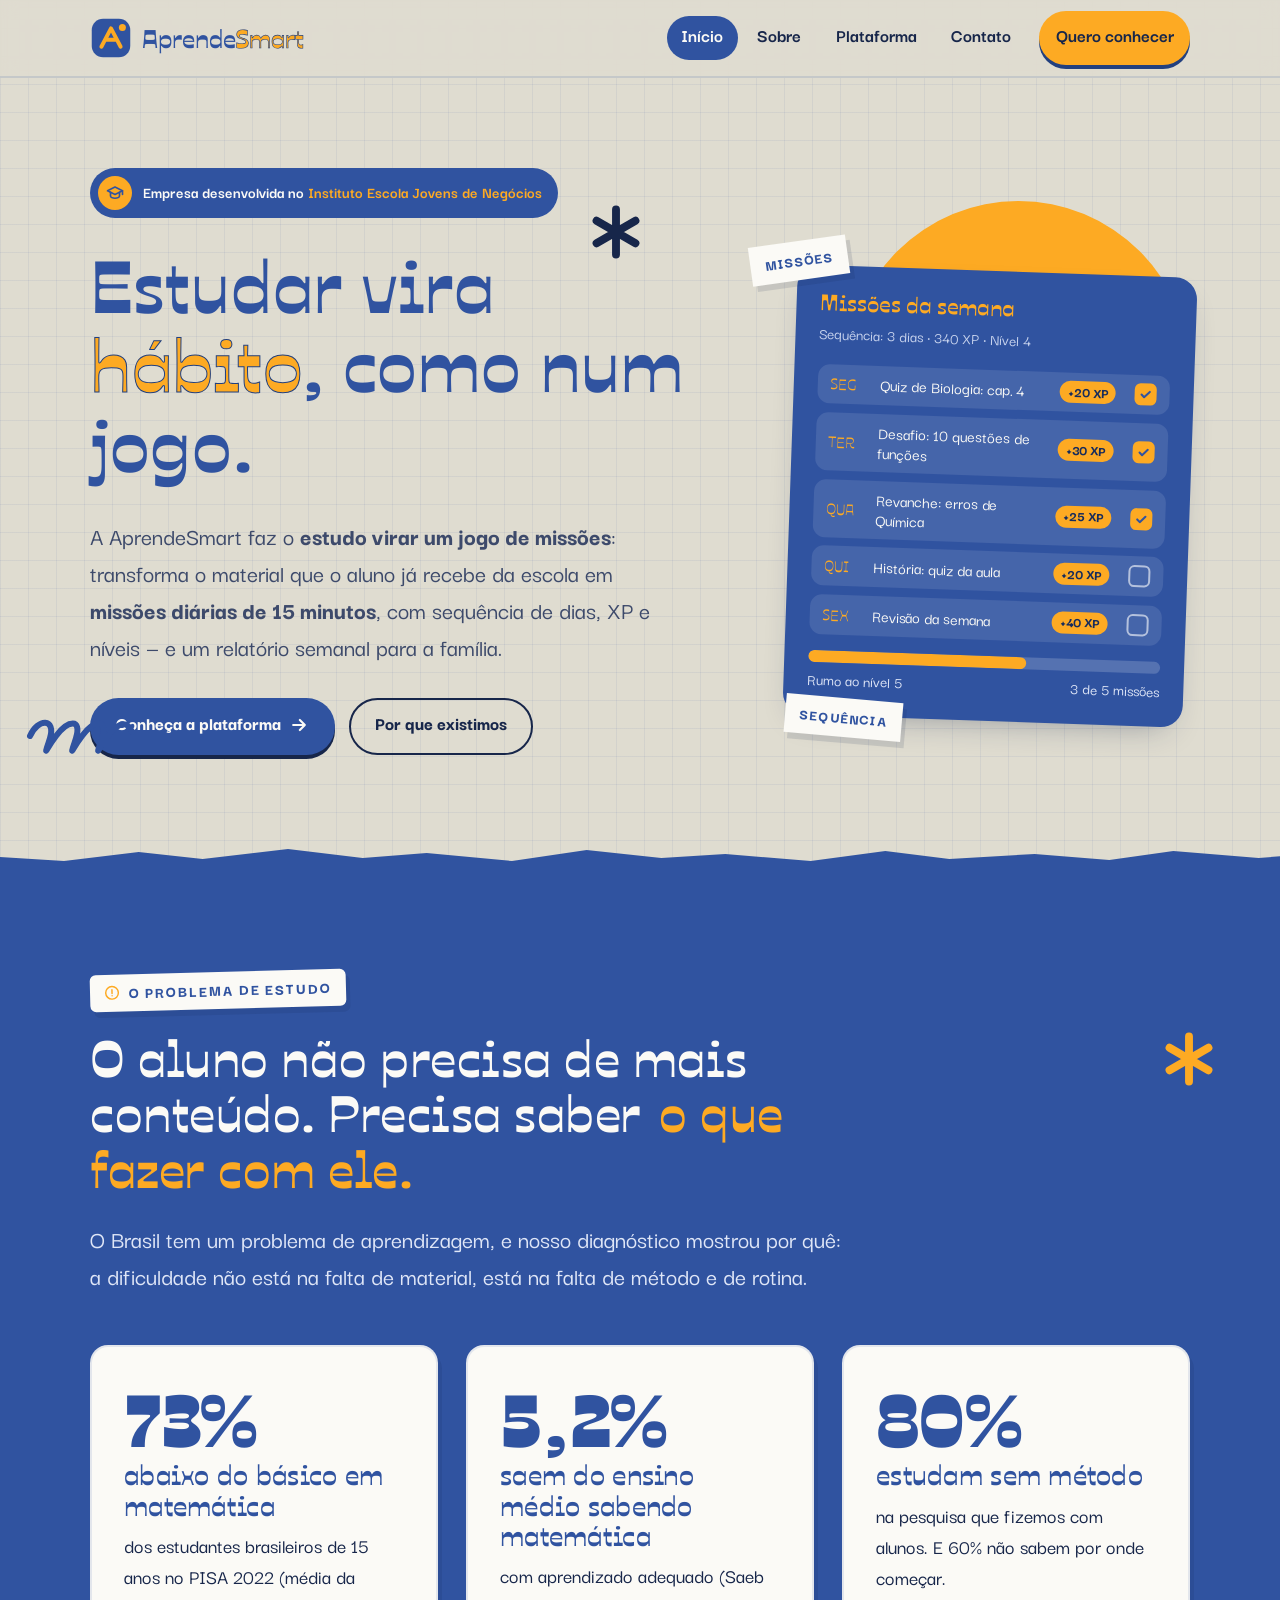
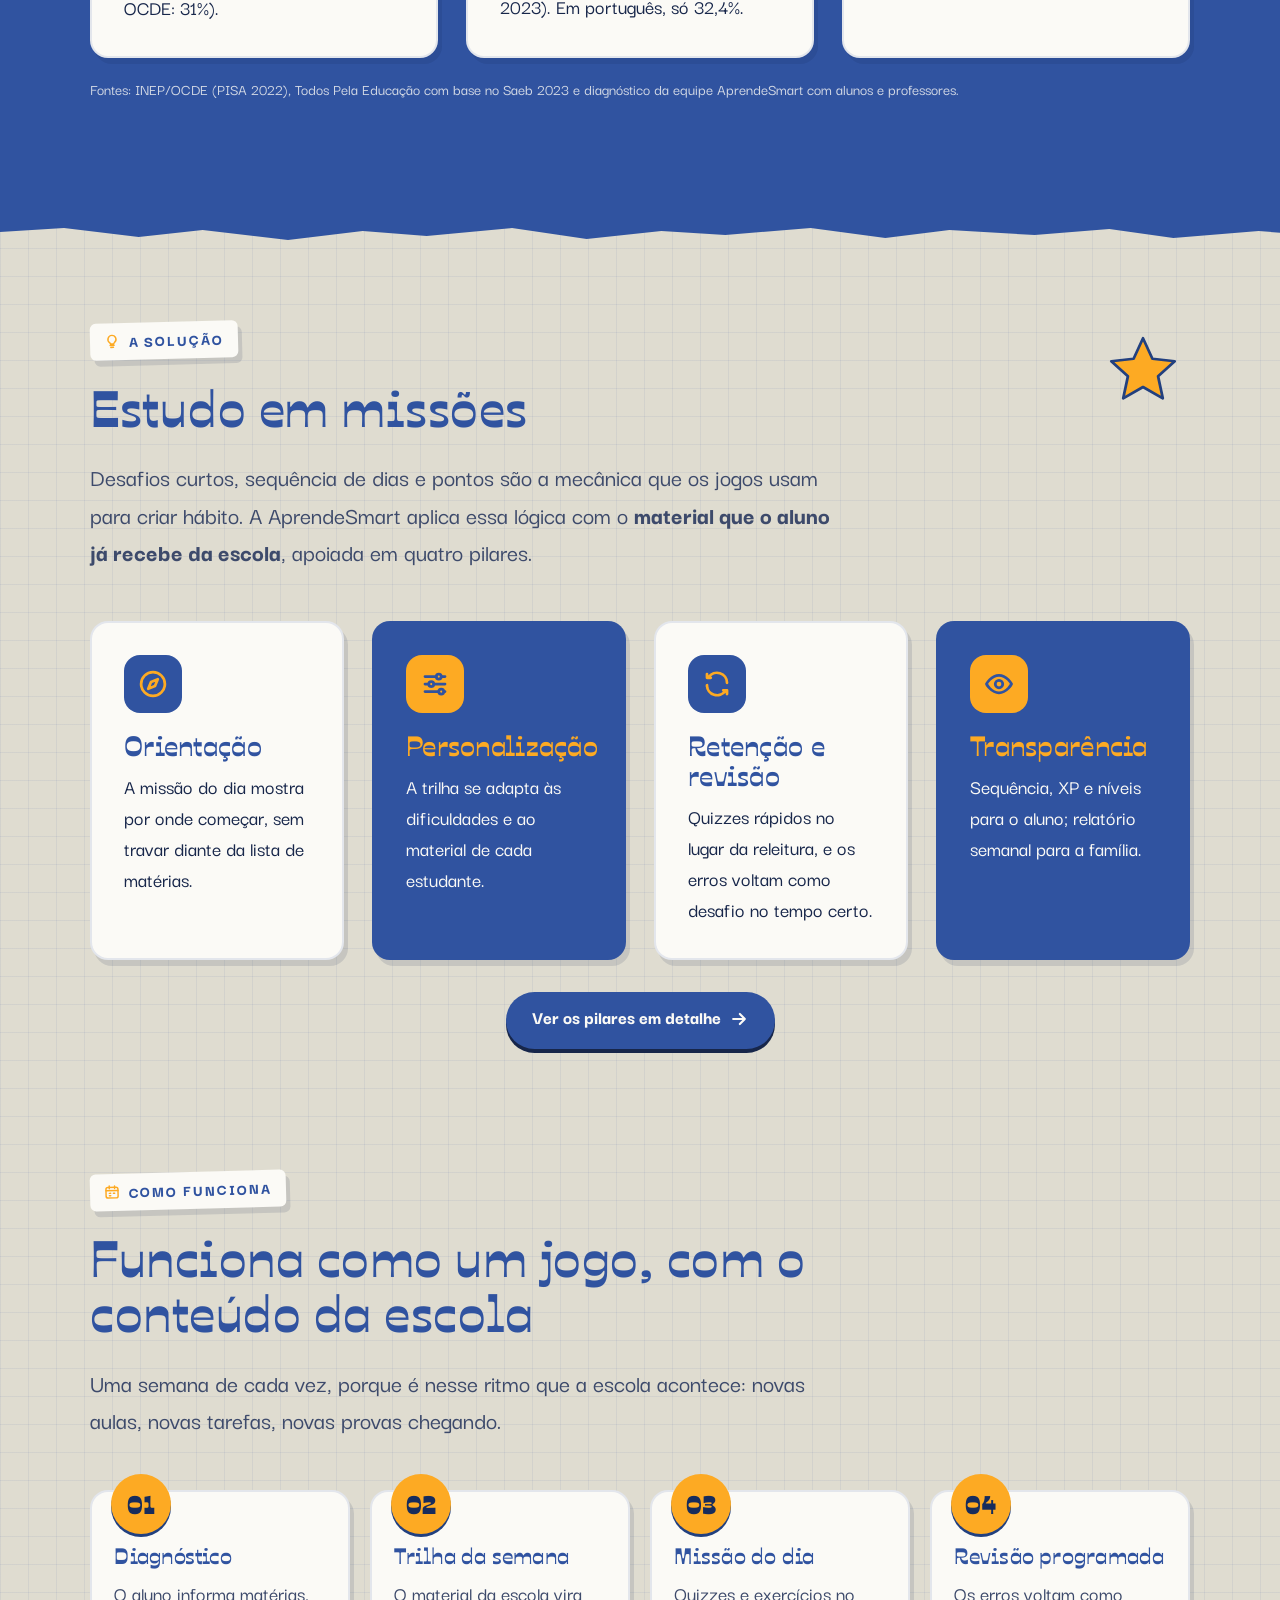
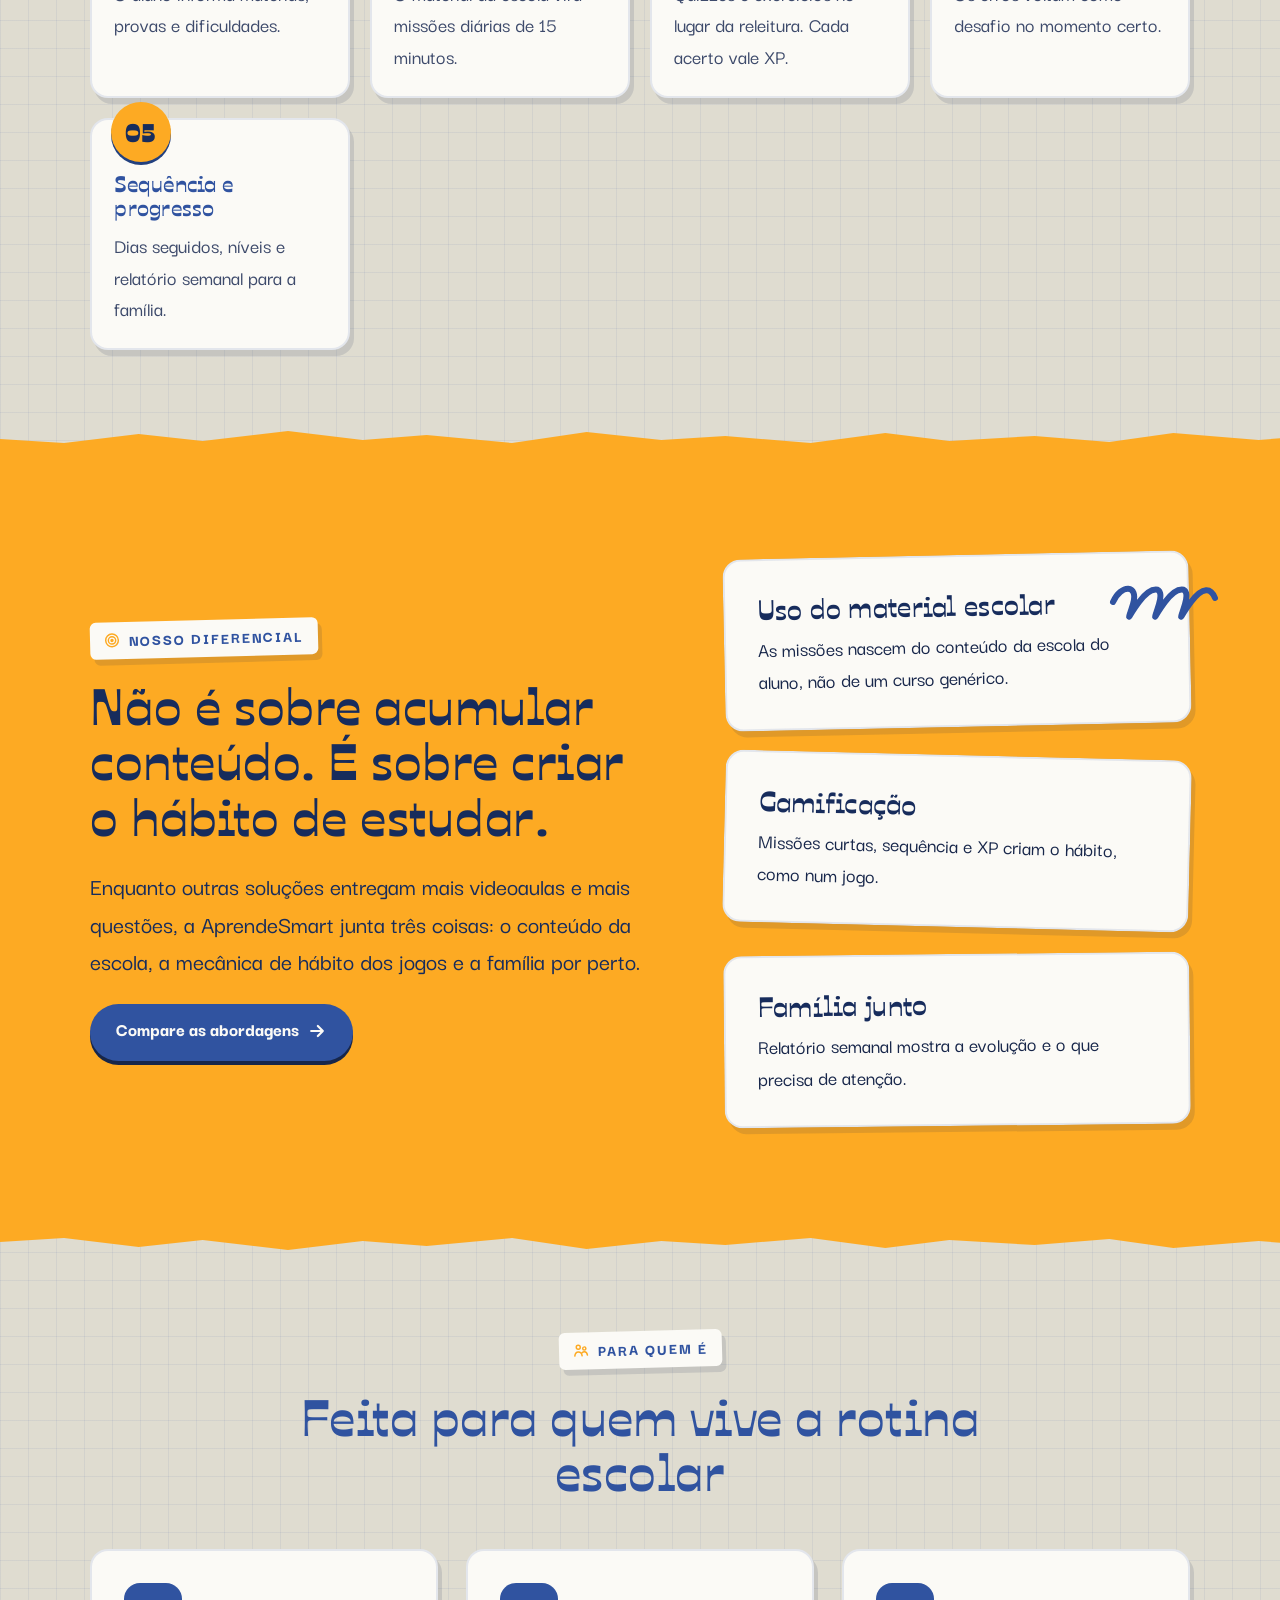
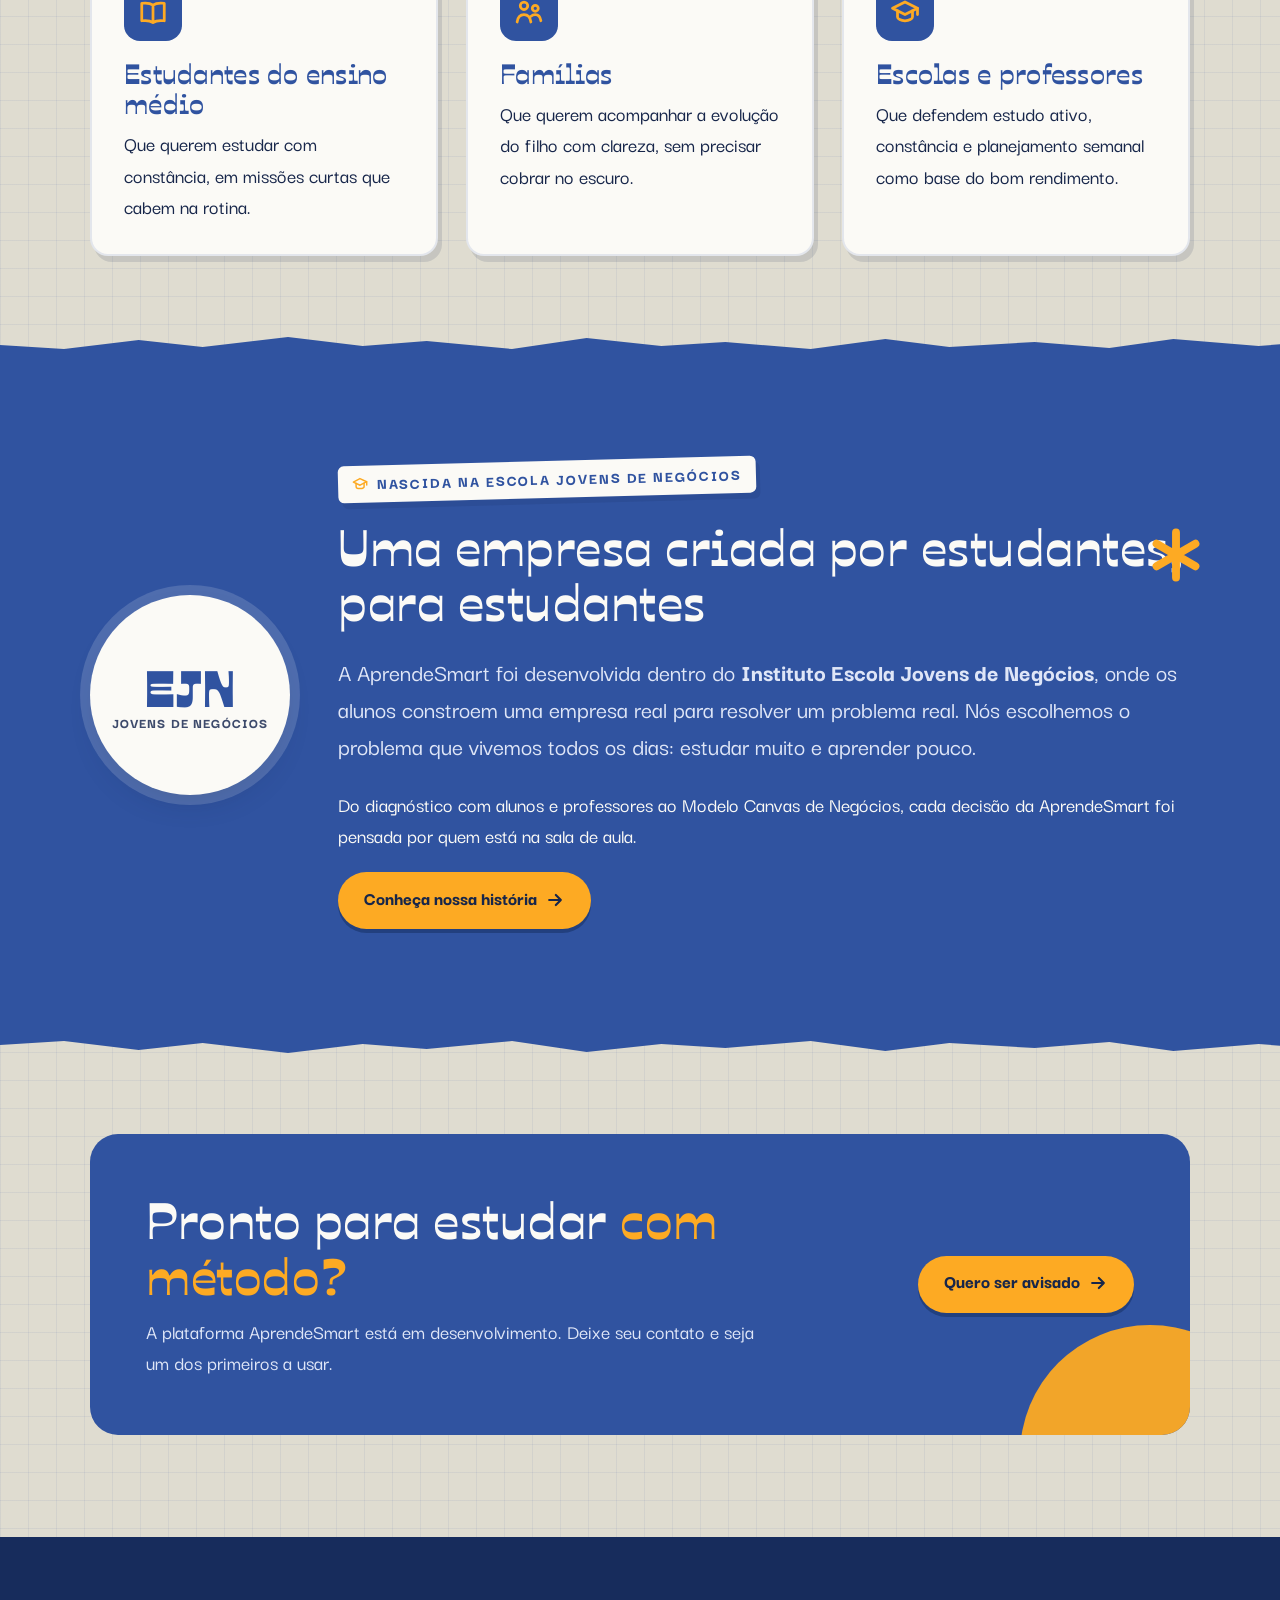
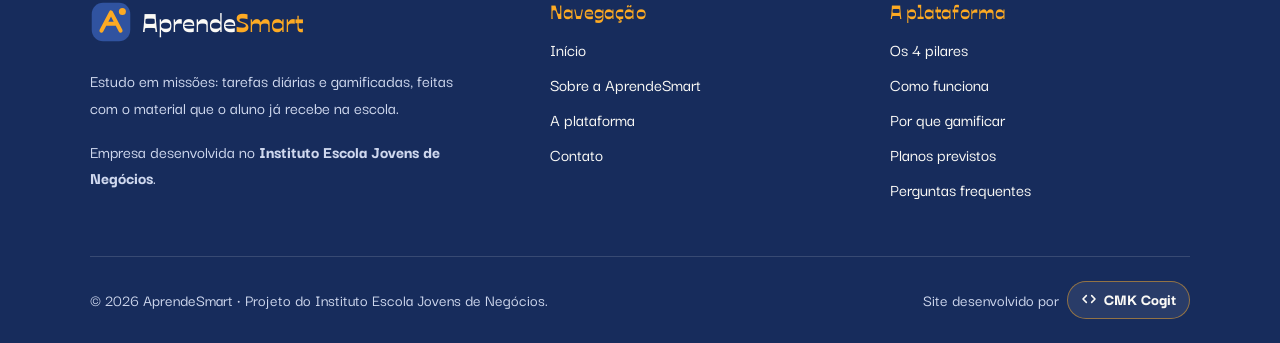
<file: index.html>
<!doctype html>
<html lang="pt-BR" class="no-js">
<head>
  <meta charset="utf-8">
  <meta name="viewport" content="width=device-width, initial-scale=1">
  <title>AprendeSmart | Estudo em missões para o ensino médio</title>
  <meta name="description" content="A AprendeSmart transforma o material da escola em missões diárias gamificadas, com sequência, XP e níveis, para estudantes do ensino médio criarem o hábito de estudar.">
  <meta name="keywords" content="AprendeSmart, rotina de estudos, estudo gamificado, gamificação, missões diárias, organização de estudos, método de estudo, ensino médio, acompanhamento semanal, revisão, estudo ativo, Escola Jovens de Negócios">
  <meta name="author" content="AprendeSmart">
  <meta name="robots" content="index, follow, max-image-preview:large">
  <meta name="theme-color" content="#3053a0">
  <link rel="canonical" href="https://aprendesmart.cmkcogit.com.br/">

  <!-- Open Graph / redes sociais -->
  <meta property="og:type" content="website">
  <meta property="og:locale" content="pt_BR">
  <meta property="og:site_name" content="AprendeSmart">
  <meta property="og:title" content="AprendeSmart | Estudo em missões para o ensino médio">
  <meta property="og:description" content="A AprendeSmart transforma o material da escola em missões diárias gamificadas, com sequência, XP e níveis, para estudantes do ensino médio criarem o hábito de estudar.">
  <meta property="og:url" content="https://aprendesmart.cmkcogit.com.br/">
  <meta property="og:image" content="https://aprendesmart.cmkcogit.com.br/assets/img/og-aprendesmart.png">
  <meta property="og:image:width" content="1200">
  <meta property="og:image:height" content="630">
  <meta property="og:image:alt" content="AprendeSmart — plataforma de acompanhamento semanal de estudos">
  <meta name="twitter:card" content="summary_large_image">
  <meta name="twitter:title" content="AprendeSmart | Estudo em missões para o ensino médio">
  <meta name="twitter:description" content="A AprendeSmart transforma o material da escola em missões diárias gamificadas, com sequência, XP e níveis, para estudantes do ensino médio criarem o hábito de estudar.">
  <meta name="twitter:image" content="https://aprendesmart.cmkcogit.com.br/assets/img/og-aprendesmart.png">

  <!-- Ícones -->
  <link rel="icon" href="assets/img/favicon.svg" type="image/svg+xml">
  <link rel="icon" href="assets/img/favicon-32.png" sizes="32x32" type="image/png">
  <link rel="apple-touch-icon" href="assets/img/apple-touch-icon.png">
  <link rel="manifest" href="site.webmanifest">

  <!-- Fontes da identidade visual: Ojuju (títulos) e Darker Grotesque (textos) -->
  <link rel="preconnect" href="https://fonts.googleapis.com">
  <link rel="preconnect" href="https://fonts.gstatic.com" crossorigin>
  <link href="https://fonts.googleapis.com/css2?family=Darker+Grotesque:wght@400;500;700;800;900&family=Ojuju:wght@400;700;800&display=swap" rel="stylesheet">
  <link rel="stylesheet" href="assets/css/style.css">

  <!-- Dados estruturados (Schema.org) -->
  <script type="application/ld+json">
{
  "@context": "https://schema.org",
  "@type": "Organization",
  "@id": "https://aprendesmart.cmkcogit.com.br/#organizacao",
  "name": "AprendeSmart",
  "url": "https://aprendesmart.cmkcogit.com.br/",
  "logo": "https://aprendesmart.cmkcogit.com.br/assets/img/apple-touch-icon.png",
  "description": "Plataforma gamificada que transforma o material escolar em missões diárias para estudantes do ensino médio criarem o hábito de estudar, com acompanhamento da família.",
  "parentOrganization": {
    "@type": "EducationalOrganization",
    "name": "Instituto Escola Jovens de Negócios"
  },
  "founder": [
    {
      "@type": "Person",
      "name": "Ana"
    },
    {
      "@type": "Person",
      "name": "Andryel Moura"
    },
    {
      "@type": "Person",
      "name": "Kaike"
    }
  ]
}
  </script>
  <script type="application/ld+json">
{
  "@context": "https://schema.org",
  "@type": "WebSite",
  "@id": "https://aprendesmart.cmkcogit.com.br/#site",
  "name": "AprendeSmart",
  "url": "https://aprendesmart.cmkcogit.com.br/",
  "inLanguage": "pt-BR",
  "publisher": {
    "@id": "https://aprendesmart.cmkcogit.com.br/#organizacao"
  }
}
  </script>
</head>
<body>
  <svg xmlns="http://www.w3.org/2000/svg" style="display:none" aria-hidden="true">
  <symbol id="i-asterisco" viewBox="0 0 48 48"><g stroke="currentColor" stroke-width="7" stroke-linecap="round"><path d="M24 4v40M6.7 14l34.6 20M6.7 34l34.6-20"/></g></symbol>
  <symbol id="i-mola" viewBox="0 0 120 50"><path d="M4 30c8-18 26-18 20 2s-6 14 6-2 26-18 20 2-6 14 6-2 26-18 20 2-6 14 6-2 20-14 24-4" fill="none" stroke="currentColor" stroke-width="6" stroke-linecap="round"/></symbol>
  <symbol id="i-estrela" viewBox="0 0 64 64"><path d="M32 3l8.6 18.7 20.4 2.3-15.2 13.8 4.3 20.1L32 47.6 13.9 57.9l4.3-20.1L3 24l20.4-2.3z" fill="currentColor" stroke="#22407f" stroke-width="2.5" stroke-linejoin="round"/></symbol>
  <symbol id="i-logo" viewBox="0 0 48 48"><rect x="2" y="2" width="44" height="44" rx="13" fill="#3053a0"/><path d="M13 34l11-21 11 21M17.5 26h13" fill="none" stroke="#fdaa23" stroke-width="4.5" stroke-linecap="round" stroke-linejoin="round"/><circle cx="37" cy="12" r="4" fill="#fdaa23"/></symbol>
  <symbol id="i-check" viewBox="0 0 24 24"><path d="M5 12.5l4.5 4.5L19 7.5" fill="none" stroke="currentColor" stroke-width="3.5" stroke-linecap="round" stroke-linejoin="round"/></symbol>
  <symbol id="i-seta" viewBox="0 0 24 24"><path d="M5 12h14M13 6l6 6-6 6" fill="none" stroke="currentColor" stroke-width="2.6" stroke-linecap="round" stroke-linejoin="round"/></symbol>
  <symbol id="i-bussola" viewBox="0 0 24 24"><g fill="none" stroke="currentColor" stroke-width="2.2" stroke-linecap="round" stroke-linejoin="round"><circle cx="12" cy="12" r="9.5"/><path d="M15.8 8.2l-2.2 5.4-5.4 2.2 2.2-5.4z"/></g></symbol>
  <symbol id="i-ajuste" viewBox="0 0 24 24"><g fill="none" stroke="currentColor" stroke-width="2.2" stroke-linecap="round"><path d="M4 6h9M17 6h3M4 12h3M11 12h9M4 18h11M19 18h1"/><circle cx="15" cy="6" r="2"/><circle cx="9" cy="12" r="2"/><circle cx="17" cy="18" r="2"/></g></symbol>
  <symbol id="i-revisao" viewBox="0 0 24 24"><g fill="none" stroke="currentColor" stroke-width="2.2" stroke-linecap="round" stroke-linejoin="round"><path d="M20 11a8 8 0 0 0-14.6-4.5M4 4v3h3M4 13a8 8 0 0 0 14.6 4.5M20 20v-3h-3"/></g></symbol>
  <symbol id="i-olho" viewBox="0 0 24 24"><g fill="none" stroke="currentColor" stroke-width="2.2" stroke-linecap="round" stroke-linejoin="round"><path d="M2 12s3.6-7 10-7 10 7 10 7-3.6 7-10 7S2 12 2 12z"/><circle cx="12" cy="12" r="3"/></g></symbol>
  <symbol id="i-calendario" viewBox="0 0 24 24"><g fill="none" stroke="currentColor" stroke-width="2.2" stroke-linecap="round" stroke-linejoin="round"><rect x="3" y="5" width="18" height="16" rx="3"/><path d="M3 10h18M8 3v4M16 3v4M8 14h2M14 14h2M8 17.5h2"/></g></symbol>
  <symbol id="i-livro" viewBox="0 0 24 24"><g fill="none" stroke="currentColor" stroke-width="2.2" stroke-linecap="round" stroke-linejoin="round"><path d="M12 6.5C10 5 7 4.5 3 5v14c4-.5 7 0 9 1.5 2-1.5 5-2 9-1.5V5c-4-.5-7 0-9 1.5zM12 6.5v14"/></g></symbol>
  <symbol id="i-alvo" viewBox="0 0 24 24"><g fill="none" stroke="currentColor" stroke-width="2.2" stroke-linecap="round"><circle cx="12" cy="12" r="9.5"/><circle cx="12" cy="12" r="5.5"/><circle cx="12" cy="12" r="1.5" fill="currentColor"/></g></symbol>
  <symbol id="i-familia" viewBox="0 0 24 24"><g fill="none" stroke="currentColor" stroke-width="2.2" stroke-linecap="round" stroke-linejoin="round"><circle cx="8" cy="7" r="3"/><circle cx="17" cy="9" r="2.4"/><path d="M2.5 20c.5-4 2.8-6 5.5-6s5 2 5.5 6M13.5 15.5c1-1 2.2-1.5 3.5-1.5 2.3 0 4 1.7 4.5 5"/></g></symbol>
  <symbol id="i-escola" viewBox="0 0 24 24"><g fill="none" stroke="currentColor" stroke-width="2.2" stroke-linecap="round" stroke-linejoin="round"><path d="M2 9l10-5 10 5-10 5z"/><path d="M6 11v5c0 1.5 2.7 3 6 3s6-1.5 6-3v-5M22 9v5"/></g></symbol>
  <symbol id="i-lampada" viewBox="0 0 24 24"><g fill="none" stroke="currentColor" stroke-width="2.2" stroke-linecap="round" stroke-linejoin="round"><path d="M9 18h6M10 21h4M12 3a6 6 0 0 0-3.6 10.8c.8.6 1.1 1.4 1.1 2.2h5c0-.8.3-1.6 1.1-2.2A6 6 0 0 0 12 3z"/></g></symbol>
  <symbol id="i-grafico" viewBox="0 0 24 24"><g fill="none" stroke="currentColor" stroke-width="2.2" stroke-linecap="round" stroke-linejoin="round"><path d="M3 3v18h18"/><path d="M7 15l4-4 3 3 5-6"/></g></symbol>
  <symbol id="i-relogio" viewBox="0 0 24 24"><g fill="none" stroke="currentColor" stroke-width="2.2" stroke-linecap="round"><circle cx="12" cy="12" r="9.5"/><path d="M12 7v5l3.5 2"/></g></symbol>
  <symbol id="i-alerta" viewBox="0 0 24 24"><g fill="none" stroke="currentColor" stroke-width="2.2" stroke-linecap="round" stroke-linejoin="round"><circle cx="12" cy="12" r="9.5"/><path d="M12 7.5v5.5M12 16.5v.01"/></g></symbol>
  <symbol id="i-email" viewBox="0 0 24 24"><g fill="none" stroke="currentColor" stroke-width="2.2" stroke-linecap="round" stroke-linejoin="round"><rect x="2.5" y="5" width="19" height="14" rx="3"/><path d="M3 7l9 6 9-6"/></g></symbol>
  <symbol id="i-pin" viewBox="0 0 24 24"><g fill="none" stroke="currentColor" stroke-width="2.2" stroke-linecap="round" stroke-linejoin="round"><path d="M12 21s-7-6.2-7-11.5A7 7 0 0 1 19 9.5C19 14.8 12 21 12 21z"/><circle cx="12" cy="9.5" r="2.5"/></g></symbol>
  <symbol id="i-codigo" viewBox="0 0 24 24"><g fill="none" stroke="currentColor" stroke-width="2.4" stroke-linecap="round" stroke-linejoin="round"><path d="M8 7l-5 5 5 5M16 7l5 5-5 5"/></g></symbol>
  <symbol id="i-menu" viewBox="0 0 24 24"><path d="M4 7h16M4 12h16M4 17h16" stroke="currentColor" stroke-width="2.6" stroke-linecap="round"/></symbol>
  <symbol id="i-quadro" viewBox="0 0 24 24"><g fill="none" stroke="currentColor" stroke-width="2.2" stroke-linecap="round" stroke-linejoin="round"><rect x="3" y="3" width="18" height="18" rx="3"/><path d="M3 9h18M9 9v12M15 9v12"/></g></symbol>
</svg>
  <a class="pular" href="#conteudo">Pular para o conteúdo</a>
  <header class="topo">
    <div class="container topo__inner">
      <a class="marca" href="index.html" aria-label="AprendeSmart — página inicial">
        <svg class="marca__icone" aria-hidden="true"><use href="#i-logo"/></svg>
        <span class="marca__nome">Aprende<span>Smart</span></span>
      </a>
      <button class="menu-toggle" type="button" aria-expanded="false" aria-controls="menu-principal" aria-label="Abrir menu"><svg aria-hidden="true"><use href="#i-menu"/></svg></button>
      <nav class="menu" id="menu-principal" aria-label="Menu principal">
        <a href="index.html" aria-current="page">Início</a>
        <a href="sobre.html">Sobre</a>
        <a href="plataforma.html">Plataforma</a>
        <a href="contato.html">Contato</a>
        <a class="btn btn--amarelo" href="contato.html#interesse">Quero conhecer</a>
      </nav>
    </div>
  </header>

  <main id="conteudo">
    <section class="hero">
      <svg class="deco deco--mola deco--esconder-mobile" style="left:2%;bottom:8%" aria-hidden="true"><use href="#i-mola"/></svg>
      <svg class="deco deco--asterisco deco--esconder-mobile" style="left:46%;top:10%" aria-hidden="true"><use href="#i-asterisco"/></svg>
      <div class="container hero__grid">
        <div class="hero__texto">
          <a class="selo-ejn" href="sobre.html#origem">
            <span class="selo-ejn__ponto"><svg aria-hidden="true"><use href="#i-escola"/></svg></span>
            <span>Empresa desenvolvida no <b>Instituto Escola Jovens de Negócios</b></span>
          </a>
          <h1>Estudar vira <span>hábito</span>, como num jogo.</h1>
          <p class="lead">A AprendeSmart faz o <strong>estudo virar um jogo de missões</strong>: transforma o material que o aluno já recebe da escola em <strong>missões diárias de 15 minutos</strong>, com sequência de dias, XP e níveis — e um relatório semanal para a família.</p>
          <div class="hero__acoes">
            <a class="btn btn--azul" href="plataforma.html">Conheça a plataforma <svg aria-hidden="true"><use href="#i-seta"/></svg></a>
            <a class="btn btn--contorno" href="sobre.html">Por que existimos</a>
          </div>
        </div>
        <div class="hero__visual" aria-hidden="true">
          <div class="hero__sol"></div>
          <span class="adesivo adesivo--1">Missões</span>
          <span class="adesivo adesivo--2">Sequência</span>
          <div class="hero__painel">
            <h2>Missões da semana</h2>
            <small>Sequência: 3 dias · 340 XP · Nível 4</small>
            <ul class="semana">
              <li><span class="semana__dia">SEG</span> Quiz de Biologia: cap. 4 <span class="semana__xp">+20 XP</span><span class="semana__check ok"><svg aria-hidden="true"><use href="#i-check"/></svg></span></li>
              <li><span class="semana__dia">TER</span> Desafio: 10 questões de funções <span class="semana__xp">+30 XP</span><span class="semana__check ok"><svg aria-hidden="true"><use href="#i-check"/></svg></span></li>
              <li><span class="semana__dia">QUA</span> Revanche: erros de Química <span class="semana__xp">+25 XP</span><span class="semana__check ok"><svg aria-hidden="true"><use href="#i-check"/></svg></span></li>
              <li><span class="semana__dia">QUI</span> História: quiz da aula <span class="semana__xp">+20 XP</span><span class="semana__check"></span></li>
              <li><span class="semana__dia">SEX</span> Revisão da semana <span class="semana__xp">+40 XP</span><span class="semana__check"></span></li>
            </ul>
            <div class="progresso">
              <div class="progresso__barra"><i></i></div>
              <div class="progresso__rotulo"><span>Rumo ao nível 5</span><span>3 de 5 missões</span></div>
            </div>
          </div>
        </div>
      </div>
    </section>

    <section class="secao secao--azul rasgado-topo rasgado-base" aria-labelledby="problema-titulo">
      <svg class="deco deco--asterisco amarelo deco--esconder-mobile" style="right:5%;top:12%" aria-hidden="true"><use href="#i-asterisco"/></svg>
      <div class="container">
        <div class="cabecalho-secao revelar">
          <span class="etiqueta"><svg aria-hidden="true"><use href="#i-alerta"/></svg>O problema de estudo</span>
          <h2 id="problema-titulo">O aluno não precisa de mais conteúdo. Precisa saber <span class="destaque-amarelo">o que fazer com ele.</span></h2>
          <p class="lead">O Brasil tem um problema de aprendizagem, e nosso diagnóstico mostrou por quê: a dificuldade não está na falta de material, está na falta de método e de rotina.</p>
        </div>
        <div class="grade grade--3">
          <article class="cartao bilhete revelar">
            <span class="numero">73%</span>
            <h3>abaixo do básico em matemática</h3>
            <p>dos estudantes brasileiros de 15 anos no PISA 2022 (média da OCDE: 31%).</p>
          </article>
          <article class="cartao bilhete revelar">
            <span class="numero">5,2%</span>
            <h3>saem do ensino médio sabendo matemática</h3>
            <p>com aprendizado adequado (Saeb 2023). Em português, só 32,4%.</p>
          </article>
          <article class="cartao bilhete revelar">
            <span class="numero">80%</span>
            <h3>estudam sem método</h3>
            <p>na pesquisa que fizemos com alunos. E 60% não sabem por onde começar.</p>
          </article>
        </div>
        <p class="fonte-dado">Fontes: INEP/OCDE (PISA 2022), Todos Pela Educação com base no Saeb 2023 e diagnóstico da equipe AprendeSmart com alunos e professores.</p>
      </div>
    </section>

    <section class="secao" aria-labelledby="solucao-titulo">
      <svg class="deco deco--estrela deco--esconder-mobile" style="right:8%;top:8%" aria-hidden="true"><use href="#i-estrela"/></svg>
      <div class="container">
        <div class="cabecalho-secao revelar">
          <span class="etiqueta"><svg aria-hidden="true"><use href="#i-lampada"/></svg>A solução</span>
          <h2 id="solucao-titulo">Estudo em missões</h2>
          <p class="lead">Desafios curtos, sequência de dias e pontos são a mecânica que os jogos usam para criar hábito. A AprendeSmart aplica essa lógica com o <strong>material que o aluno já recebe da escola</strong>, apoiada em quatro pilares.</p>
        </div>
        <div class="grade grade--4">
          <article class="cartao revelar">
            <div class="cartao__icone"><svg aria-hidden="true"><use href="#i-bussola"/></svg></div>
            <h3>Orientação</h3>
            <p>A missão do dia mostra por onde começar, sem travar diante da lista de matérias.</p>
          </article>
          <article class="cartao cartao--azul revelar">
            <div class="cartao__icone"><svg aria-hidden="true"><use href="#i-ajuste"/></svg></div>
            <h3>Personalização</h3>
            <p>A trilha se adapta às dificuldades e ao material de cada estudante.</p>
          </article>
          <article class="cartao revelar">
            <div class="cartao__icone"><svg aria-hidden="true"><use href="#i-revisao"/></svg></div>
            <h3>Retenção e revisão</h3>
            <p>Quizzes rápidos no lugar da releitura, e os erros voltam como desafio no tempo certo.</p>
          </article>
          <article class="cartao cartao--azul revelar">
            <div class="cartao__icone"><svg aria-hidden="true"><use href="#i-olho"/></svg></div>
            <h3>Transparência</h3>
            <p>Sequência, XP e níveis para o aluno; relatório semanal para a família.</p>
          </article>
        </div>
        <p class="mt-2 centro"><a class="btn btn--azul" href="plataforma.html#pilares">Ver os pilares em detalhe <svg aria-hidden="true"><use href="#i-seta"/></svg></a></p>
      </div>
    </section>

    <section class="secao" aria-labelledby="ciclo-titulo" style="padding-top:0">
      <div class="container">
        <div class="cabecalho-secao revelar">
          <span class="etiqueta"><svg aria-hidden="true"><use href="#i-calendario"/></svg>Como funciona</span>
          <h2 id="ciclo-titulo">Funciona como um jogo, com o conteúdo da escola</h2>
          <p class="lead">Uma semana de cada vez, porque é nesse ritmo que a escola acontece: novas aulas, novas tarefas, novas provas chegando.</p>
        </div>
        <ol class="passos">
          <li class="revelar"><h3>Diagnóstico</h3><p>O aluno informa matérias, provas e dificuldades.</p></li>
          <li class="revelar"><h3>Trilha da semana</h3><p>O material da escola vira missões diárias de 15 minutos.</p></li>
          <li class="revelar"><h3>Missão do dia</h3><p>Quizzes e exercícios no lugar da releitura. Cada acerto vale XP.</p></li>
          <li class="revelar"><h3>Revisão programada</h3><p>Os erros voltam como desafio no momento certo.</p></li>
          <li class="revelar"><h3>Sequência e progresso</h3><p>Dias seguidos, níveis e relatório semanal para a família.</p></li>
        </ol>
      </div>
    </section>

    <section class="secao secao--amarela rasgado-topo rasgado-base" aria-labelledby="dif-titulo">
      <svg class="deco deco--mola deco--esconder-mobile" style="right:4%;top:9%" aria-hidden="true"><use href="#i-mola"/></svg>
      <div class="container dividido">
        <div class="revelar">
          <span class="etiqueta"><svg aria-hidden="true"><use href="#i-alvo"/></svg>Nosso diferencial</span>
          <h2 id="dif-titulo">Não é sobre acumular conteúdo. É sobre criar o hábito de estudar.</h2>
          <p class="lead" style="color:var(--azul-profundo)">Enquanto outras soluções entregam mais videoaulas e mais questões, a AprendeSmart junta três coisas: o conteúdo da escola, a mecânica de hábito dos jogos e a família por perto.</p>
          <a class="btn btn--azul" href="plataforma.html#diferencial">Compare as abordagens <svg aria-hidden="true"><use href="#i-seta"/></svg></a>
        </div>
        <ul class="grade revelar" style="list-style:none;padding:0;margin:0">
          <li class="cartao bilhete"><h3>Uso do material escolar</h3><p>As missões nascem do conteúdo da escola do aluno, não de um curso genérico.</p></li>
          <li class="cartao bilhete"><h3>Gamificação</h3><p>Missões curtas, sequência e XP criam o hábito, como num jogo.</p></li>
          <li class="cartao bilhete"><h3>Família junto</h3><p>Relatório semanal mostra a evolução e o que precisa de atenção.</p></li>
        </ul>
      </div>
    </section>

    <section class="secao" aria-labelledby="publico-titulo">
      <div class="container">
        <div class="cabecalho-secao cabecalho-secao--centro revelar">
          <span class="etiqueta"><svg aria-hidden="true"><use href="#i-familia"/></svg>Para quem é</span>
          <h2 id="publico-titulo">Feita para quem vive a rotina escolar</h2>
        </div>
        <div class="grade grade--3">
          <article class="cartao revelar">
            <div class="cartao__icone"><svg aria-hidden="true"><use href="#i-livro"/></svg></div>
            <h3>Estudantes do ensino médio</h3>
            <p>Que querem estudar com constância, em missões curtas que cabem na rotina.</p>
          </article>
          <article class="cartao revelar">
            <div class="cartao__icone"><svg aria-hidden="true"><use href="#i-familia"/></svg></div>
            <h3>Famílias</h3>
            <p>Que querem acompanhar a evolução do filho com clareza, sem precisar cobrar no escuro.</p>
          </article>
          <article class="cartao revelar">
            <div class="cartao__icone"><svg aria-hidden="true"><use href="#i-escola"/></svg></div>
            <h3>Escolas e professores</h3>
            <p>Que defendem estudo ativo, constância e planejamento semanal como base do bom rendimento.</p>
          </article>
        </div>
      </div>
    </section>

    <section class="secao secao--azul rasgado-topo rasgado-base" aria-labelledby="ejn-titulo">
      <svg class="deco deco--asterisco amarelo deco--esconder-mobile" style="right:6%;top:18%" aria-hidden="true"><use href="#i-asterisco"/></svg>
      <div class="container ejn revelar">
        <div class="ejn__selo" aria-hidden="true"><div><strong>EJN</strong><span>Jovens de Negócios</span></div></div>
        <div>
          <span class="etiqueta"><svg aria-hidden="true"><use href="#i-escola"/></svg>Nascida na Escola Jovens de Negócios</span>
          <h2 id="ejn-titulo">Uma empresa criada por estudantes, para estudantes</h2>
          <p class="lead">A AprendeSmart foi desenvolvida dentro do <strong>Instituto Escola Jovens de Negócios</strong>, onde os alunos constroem uma empresa real para resolver um problema real. Nós escolhemos o problema que vivemos todos os dias: estudar muito e aprender pouco.</p>
          <p>Do diagnóstico com alunos e professores ao Modelo Canvas de Negócios, cada decisão da AprendeSmart foi pensada por quem está na sala de aula.</p>
          <a class="btn btn--amarelo" href="sobre.html">Conheça nossa história <svg aria-hidden="true"><use href="#i-seta"/></svg></a>
        </div>
      </div>
    </section>

    <section class="secao">
      <div class="container">
        <div class="cta revelar">
          <div>
            <h2>Pronto para estudar <span>com método?</span></h2>
            <p>A plataforma AprendeSmart está em desenvolvimento. Deixe seu contato e seja um dos primeiros a usar.</p>
          </div>
          <div class="cta__acoes">
            <a class="btn btn--amarelo" href="contato.html#interesse">Quero ser avisado <svg aria-hidden="true"><use href="#i-seta"/></svg></a>
          </div>
        </div>
      </div>
    </section>
  </main>

  <footer class="rodape">
    <div class="container">
      <div class="rodape__grid">
        <div class="rodape__marca">
          <a class="marca" href="index.html" aria-label="AprendeSmart — página inicial">
            <svg class="marca__icone" aria-hidden="true"><use href="#i-logo"/></svg>
            <span class="marca__nome">Aprende<span>Smart</span></span>
          </a>
          <p>Estudo em missões: tarefas diárias e gamificadas, feitas com o material que o aluno já recebe na escola.</p>
          <p>Empresa desenvolvida no <strong>Instituto Escola Jovens de Negócios</strong>.</p>
        </div>
        <nav aria-label="Mapa do site">
          <h2>Navegação</h2>
          <ul>
            <li><a href="index.html">Início</a></li>
            <li><a href="sobre.html">Sobre a AprendeSmart</a></li>
            <li><a href="plataforma.html">A plataforma</a></li>
            <li><a href="contato.html">Contato</a></li>
          </ul>
        </nav>
        <div>
          <h2>A plataforma</h2>
          <ul>
            <li><a href="plataforma.html#pilares">Os 4 pilares</a></li>
            <li><a href="plataforma.html#como-funciona">Como funciona</a></li>
            <li><a href="plataforma.html#gamificacao">Por que gamificar</a></li>
            <li><a href="plataforma.html#planos">Planos previstos</a></li>
            <li><a href="contato.html#perguntas">Perguntas frequentes</a></li>
          </ul>
        </div>
      </div>
      <div class="rodape__base">
        <p style="margin:0">© <span data-ano>2026</span> AprendeSmart · Projeto do Instituto Escola Jovens de Negócios.</p>
        <p class="creditos" style="margin:0">Site desenvolvido por
          <a href="https://cmkcogit.com.br" target="_blank" rel="noopener"><svg aria-hidden="true"><use href="#i-codigo"/></svg> CMK Cogit</a>
        </p>
      </div>
    </div>
  </footer>
  <script src="assets/js/main.js" defer></script>
</body>
</html>
</file>
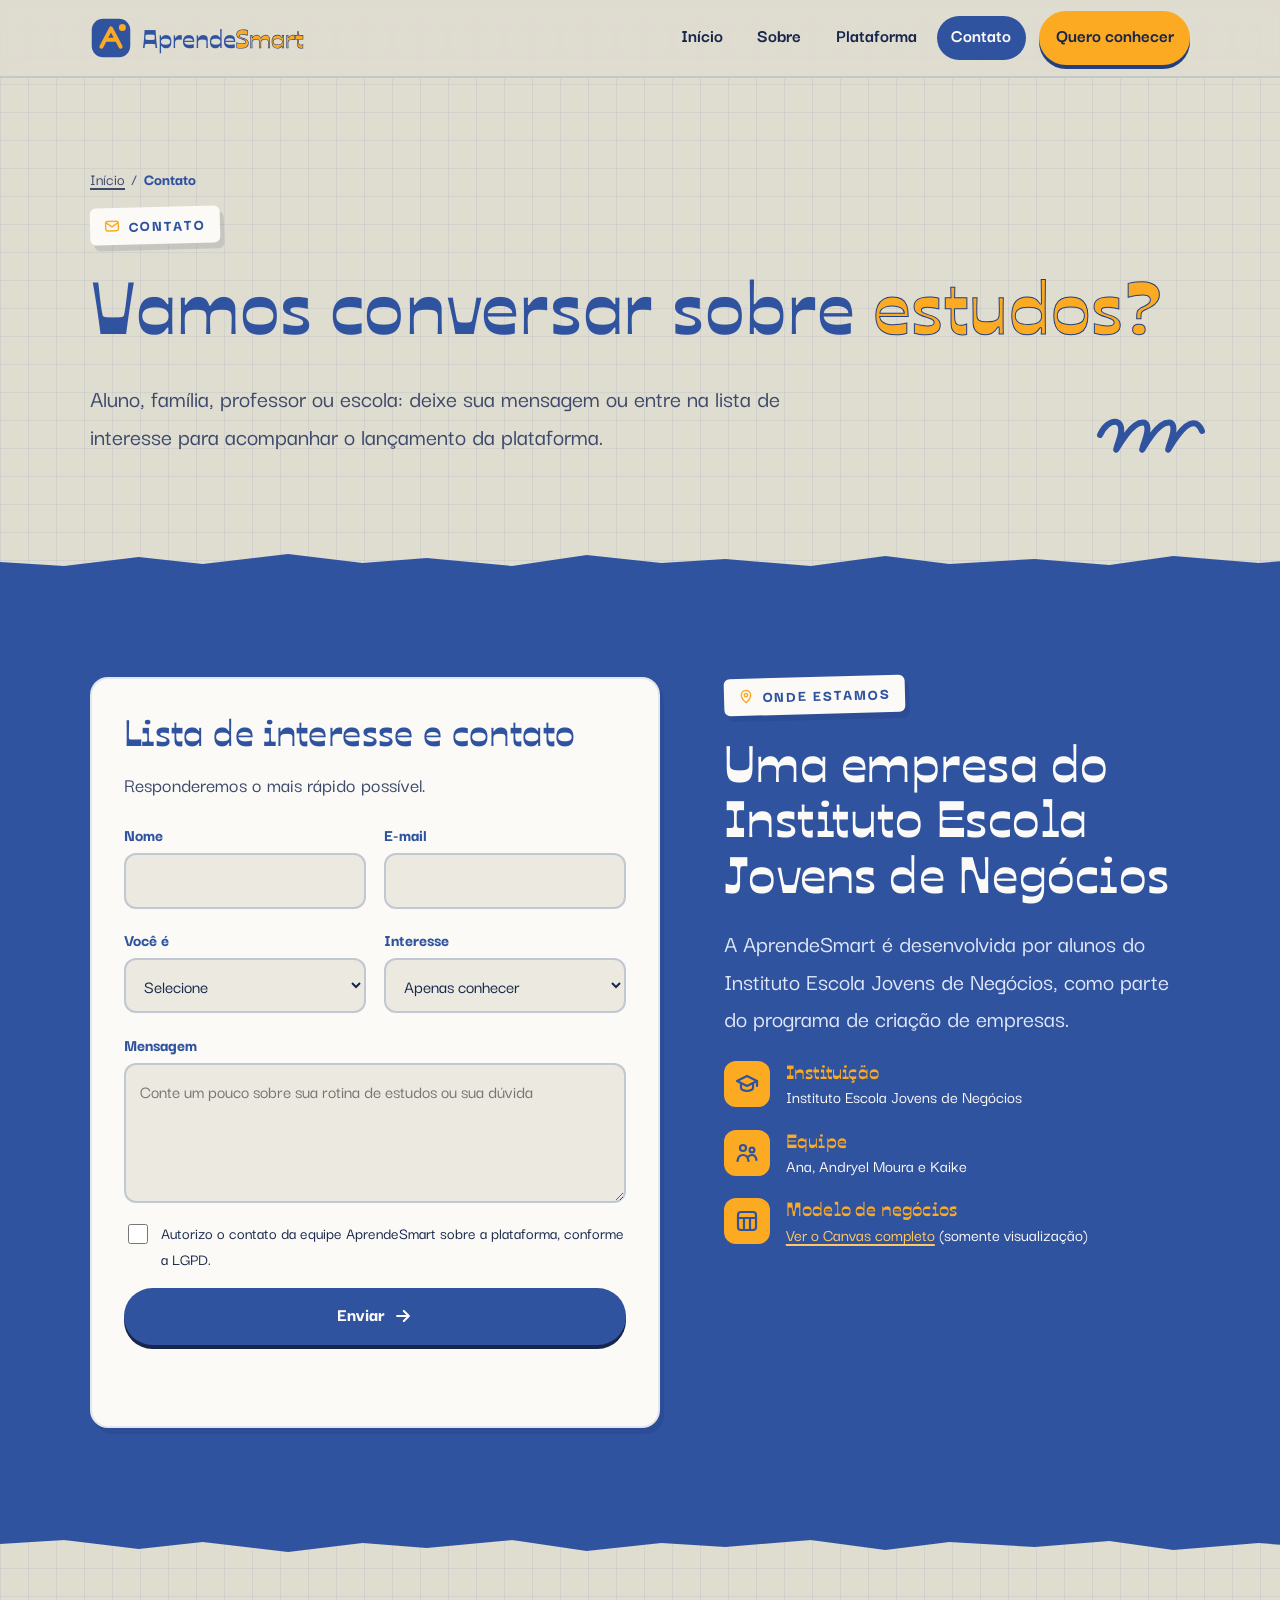
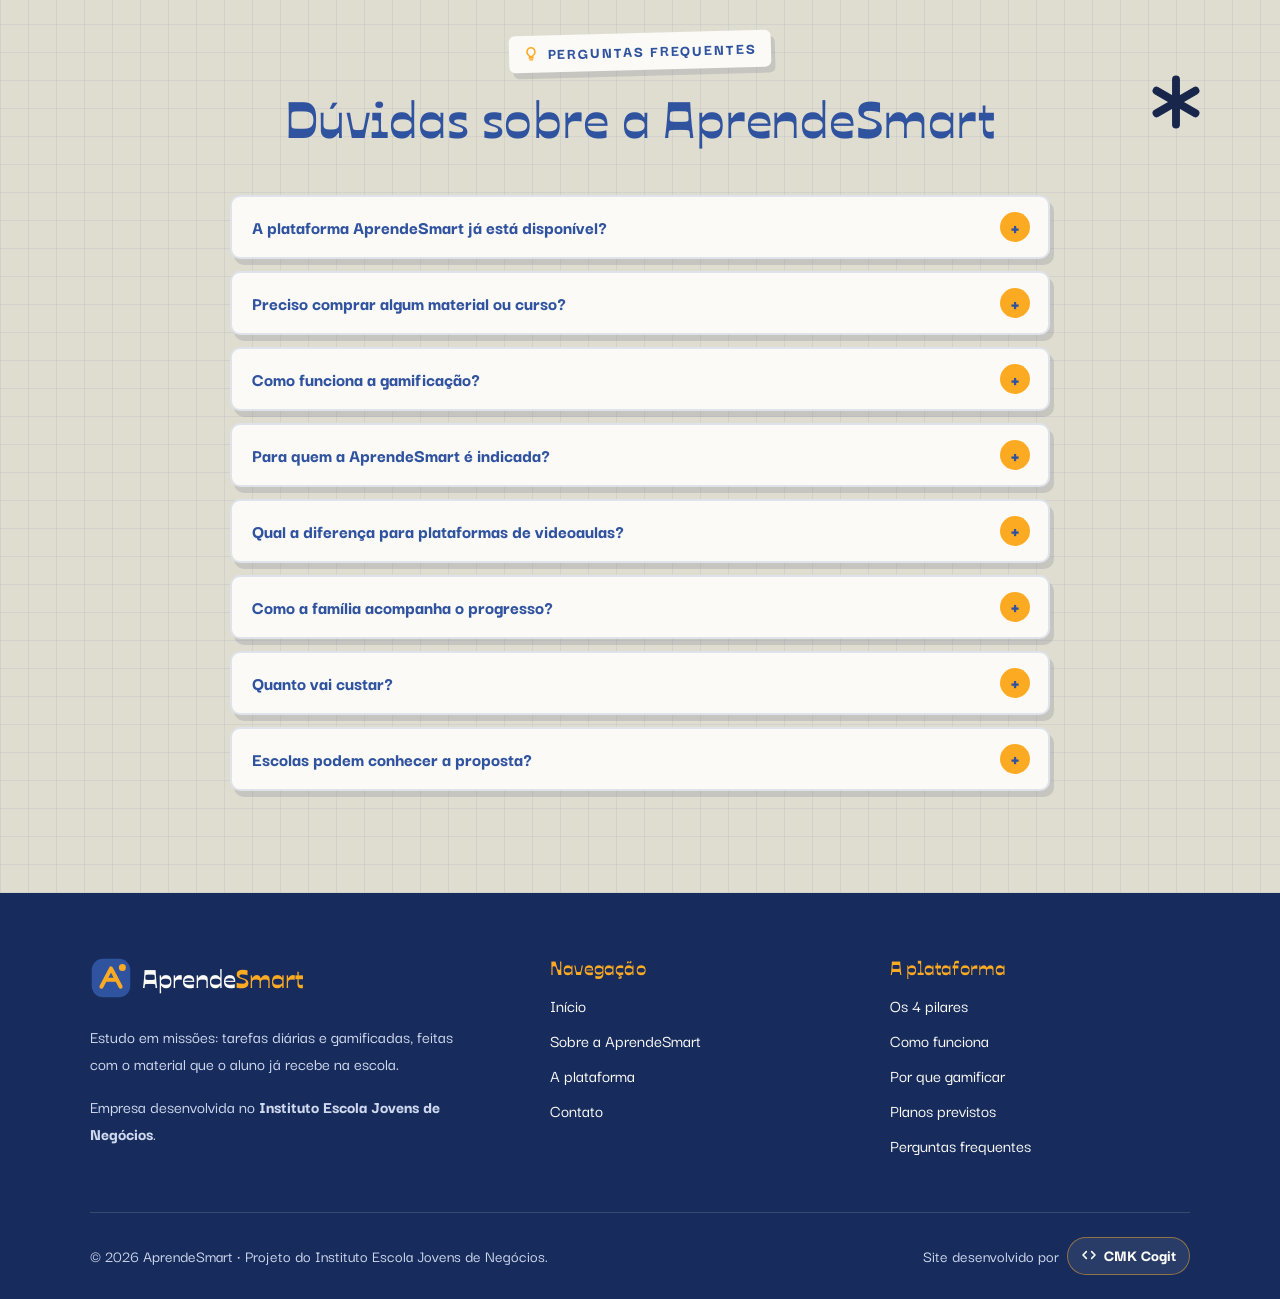
<file: contato.html>
<!doctype html>
<html lang="pt-BR" class="no-js">
<head>
  <meta charset="utf-8">
  <meta name="viewport" content="width=device-width, initial-scale=1">
  <title>Contato | AprendeSmart — lista de interesse e dúvidas</title>
  <meta name="description" content="Fale com a AprendeSmart, entre na lista de interesse da AprendeSmart e veja as perguntas frequentes.">
  <meta name="keywords" content="AprendeSmart, rotina de estudos, estudo gamificado, gamificação, missões diárias, organização de estudos, método de estudo, ensino médio, acompanhamento semanal, revisão, estudo ativo, Escola Jovens de Negócios">
  <meta name="author" content="AprendeSmart">
  <meta name="robots" content="index, follow, max-image-preview:large">
  <meta name="theme-color" content="#3053a0">
  <link rel="canonical" href="https://aprendesmart.cmkcogit.com.br/contato.html">

  <!-- Open Graph / redes sociais -->
  <meta property="og:type" content="website">
  <meta property="og:locale" content="pt_BR">
  <meta property="og:site_name" content="AprendeSmart">
  <meta property="og:title" content="Contato | AprendeSmart — lista de interesse e dúvidas">
  <meta property="og:description" content="Fale com a AprendeSmart, entre na lista de interesse da AprendeSmart e veja as perguntas frequentes.">
  <meta property="og:url" content="https://aprendesmart.cmkcogit.com.br/contato.html">
  <meta property="og:image" content="https://aprendesmart.cmkcogit.com.br/assets/img/og-aprendesmart.png">
  <meta property="og:image:width" content="1200">
  <meta property="og:image:height" content="630">
  <meta property="og:image:alt" content="AprendeSmart — plataforma de acompanhamento semanal de estudos">
  <meta name="twitter:card" content="summary_large_image">
  <meta name="twitter:title" content="Contato | AprendeSmart — lista de interesse e dúvidas">
  <meta name="twitter:description" content="Fale com a AprendeSmart, entre na lista de interesse da AprendeSmart e veja as perguntas frequentes.">
  <meta name="twitter:image" content="https://aprendesmart.cmkcogit.com.br/assets/img/og-aprendesmart.png">

  <!-- Ícones -->
  <link rel="icon" href="assets/img/favicon.svg" type="image/svg+xml">
  <link rel="icon" href="assets/img/favicon-32.png" sizes="32x32" type="image/png">
  <link rel="apple-touch-icon" href="assets/img/apple-touch-icon.png">
  <link rel="manifest" href="site.webmanifest">

  <!-- Fontes da identidade visual: Ojuju (títulos) e Darker Grotesque (textos) -->
  <link rel="preconnect" href="https://fonts.googleapis.com">
  <link rel="preconnect" href="https://fonts.gstatic.com" crossorigin>
  <link href="https://fonts.googleapis.com/css2?family=Darker+Grotesque:wght@400;500;700;800;900&family=Ojuju:wght@400;700;800&display=swap" rel="stylesheet">
  <link rel="stylesheet" href="assets/css/style.css">

  <!-- Dados estruturados (Schema.org) -->
  <script type="application/ld+json">
{
  "@context": "https://schema.org",
  "@type": "ContactPage",
  "name": "Contato AprendeSmart",
  "url": "https://aprendesmart.cmkcogit.com.br/contato.html",
  "inLanguage": "pt-BR",
  "about": {
    "@id": "https://aprendesmart.cmkcogit.com.br/#organizacao"
  }
}
  </script>
  <script type="application/ld+json">
{
  "@context": "https://schema.org",
  "@type": "FAQPage",
  "mainEntity": [
    {
      "@type": "Question",
      "name": "A plataforma AprendeSmart já está disponível?",
      "acceptedAnswer": {
        "@type": "Answer",
        "text": "Ainda não. A AprendeSmart está em desenvolvimento como projeto do Instituto Escola Jovens de Negócios. Cadastre seu interesse no formulário para ser avisado do lançamento."
      }
    },
    {
      "@type": "Question",
      "name": "Preciso comprar algum material ou curso?",
      "acceptedAnswer": {
        "@type": "Answer",
        "text": "Não. A proposta da AprendeSmart é trabalhar com os conteúdos e materiais que o aluno já recebe na escola, organizando-os em metas semanais."
      }
    },
    {
      "@type": "Question",
      "name": "Como funciona a gamificação?",
      "acceptedAnswer": {
        "@type": "Answer",
        "text": "Como num jogo: o aluno faz missões diárias de cerca de 15 minutos, ganha XP a cada acerto, mantém uma sequência de dias seguidos e sobe de nível. A diferença é que as missões são feitas com o material da escola dele."
      }
    },
    {
      "@type": "Question",
      "name": "Para quem a AprendeSmart é indicada?",
      "acceptedAnswer": {
        "@type": "Answer",
        "text": "Para estudantes do ensino médio que querem estudar com método e constância, e para famílias que desejam acompanhar a evolução dos estudos."
      }
    },
    {
      "@type": "Question",
      "name": "Qual a diferença para plataformas de videoaulas?",
      "acceptedAnswer": {
        "@type": "Answer",
        "text": "Plataformas de conteúdo entregam mais aulas e questões. A AprendeSmart cria o hábito de estudar: missões curtas com o material da escola, revisão dos erros e acompanhamento da família."
      }
    },
    {
      "@type": "Question",
      "name": "Como a família acompanha o progresso?",
      "acceptedAnswer": {
        "@type": "Answer",
        "text": "No plano Família, os responsáveis recebem um relatório semanal com a sequência, as missões concluídas e o que ainda precisa de atenção."
      }
    },
    {
      "@type": "Question",
      "name": "Quanto vai custar?",
      "acceptedAnswer": {
        "@type": "Answer",
        "text": "Os valores previstos são R$ 19,90/mês no plano Premium e R$ 29,90/mês no plano Família. Os valores podem ser ajustados até o lançamento."
      }
    },
    {
      "@type": "Question",
      "name": "Escolas podem conhecer a proposta?",
      "acceptedAnswer": {
        "@type": "Answer",
        "text": "Sim. Escolas e professores interessados em estudo ativo, constância e planejamento semanal podem falar com a equipe pelo formulário desta página."
      }
    }
  ]
}
  </script>
  <script type="application/ld+json">
{
  "@context": "https://schema.org",
  "@type": "BreadcrumbList",
  "itemListElement": [
    {
      "@type": "ListItem",
      "position": 1,
      "name": "Início",
      "item": "https://aprendesmart.cmkcogit.com.br/"
    },
    {
      "@type": "ListItem",
      "position": 2,
      "name": "Contato",
      "item": "https://aprendesmart.cmkcogit.com.br/contato.html"
    }
  ]
}
  </script>
</head>
<body>
  <svg xmlns="http://www.w3.org/2000/svg" style="display:none" aria-hidden="true">
  <symbol id="i-asterisco" viewBox="0 0 48 48"><g stroke="currentColor" stroke-width="7" stroke-linecap="round"><path d="M24 4v40M6.7 14l34.6 20M6.7 34l34.6-20"/></g></symbol>
  <symbol id="i-mola" viewBox="0 0 120 50"><path d="M4 30c8-18 26-18 20 2s-6 14 6-2 26-18 20 2-6 14 6-2 26-18 20 2-6 14 6-2 20-14 24-4" fill="none" stroke="currentColor" stroke-width="6" stroke-linecap="round"/></symbol>
  <symbol id="i-estrela" viewBox="0 0 64 64"><path d="M32 3l8.6 18.7 20.4 2.3-15.2 13.8 4.3 20.1L32 47.6 13.9 57.9l4.3-20.1L3 24l20.4-2.3z" fill="currentColor" stroke="#22407f" stroke-width="2.5" stroke-linejoin="round"/></symbol>
  <symbol id="i-logo" viewBox="0 0 48 48"><rect x="2" y="2" width="44" height="44" rx="13" fill="#3053a0"/><path d="M13 34l11-21 11 21M17.5 26h13" fill="none" stroke="#fdaa23" stroke-width="4.5" stroke-linecap="round" stroke-linejoin="round"/><circle cx="37" cy="12" r="4" fill="#fdaa23"/></symbol>
  <symbol id="i-check" viewBox="0 0 24 24"><path d="M5 12.5l4.5 4.5L19 7.5" fill="none" stroke="currentColor" stroke-width="3.5" stroke-linecap="round" stroke-linejoin="round"/></symbol>
  <symbol id="i-seta" viewBox="0 0 24 24"><path d="M5 12h14M13 6l6 6-6 6" fill="none" stroke="currentColor" stroke-width="2.6" stroke-linecap="round" stroke-linejoin="round"/></symbol>
  <symbol id="i-bussola" viewBox="0 0 24 24"><g fill="none" stroke="currentColor" stroke-width="2.2" stroke-linecap="round" stroke-linejoin="round"><circle cx="12" cy="12" r="9.5"/><path d="M15.8 8.2l-2.2 5.4-5.4 2.2 2.2-5.4z"/></g></symbol>
  <symbol id="i-ajuste" viewBox="0 0 24 24"><g fill="none" stroke="currentColor" stroke-width="2.2" stroke-linecap="round"><path d="M4 6h9M17 6h3M4 12h3M11 12h9M4 18h11M19 18h1"/><circle cx="15" cy="6" r="2"/><circle cx="9" cy="12" r="2"/><circle cx="17" cy="18" r="2"/></g></symbol>
  <symbol id="i-revisao" viewBox="0 0 24 24"><g fill="none" stroke="currentColor" stroke-width="2.2" stroke-linecap="round" stroke-linejoin="round"><path d="M20 11a8 8 0 0 0-14.6-4.5M4 4v3h3M4 13a8 8 0 0 0 14.6 4.5M20 20v-3h-3"/></g></symbol>
  <symbol id="i-olho" viewBox="0 0 24 24"><g fill="none" stroke="currentColor" stroke-width="2.2" stroke-linecap="round" stroke-linejoin="round"><path d="M2 12s3.6-7 10-7 10 7 10 7-3.6 7-10 7S2 12 2 12z"/><circle cx="12" cy="12" r="3"/></g></symbol>
  <symbol id="i-calendario" viewBox="0 0 24 24"><g fill="none" stroke="currentColor" stroke-width="2.2" stroke-linecap="round" stroke-linejoin="round"><rect x="3" y="5" width="18" height="16" rx="3"/><path d="M3 10h18M8 3v4M16 3v4M8 14h2M14 14h2M8 17.5h2"/></g></symbol>
  <symbol id="i-livro" viewBox="0 0 24 24"><g fill="none" stroke="currentColor" stroke-width="2.2" stroke-linecap="round" stroke-linejoin="round"><path d="M12 6.5C10 5 7 4.5 3 5v14c4-.5 7 0 9 1.5 2-1.5 5-2 9-1.5V5c-4-.5-7 0-9 1.5zM12 6.5v14"/></g></symbol>
  <symbol id="i-alvo" viewBox="0 0 24 24"><g fill="none" stroke="currentColor" stroke-width="2.2" stroke-linecap="round"><circle cx="12" cy="12" r="9.5"/><circle cx="12" cy="12" r="5.5"/><circle cx="12" cy="12" r="1.5" fill="currentColor"/></g></symbol>
  <symbol id="i-familia" viewBox="0 0 24 24"><g fill="none" stroke="currentColor" stroke-width="2.2" stroke-linecap="round" stroke-linejoin="round"><circle cx="8" cy="7" r="3"/><circle cx="17" cy="9" r="2.4"/><path d="M2.5 20c.5-4 2.8-6 5.5-6s5 2 5.5 6M13.5 15.5c1-1 2.2-1.5 3.5-1.5 2.3 0 4 1.7 4.5 5"/></g></symbol>
  <symbol id="i-escola" viewBox="0 0 24 24"><g fill="none" stroke="currentColor" stroke-width="2.2" stroke-linecap="round" stroke-linejoin="round"><path d="M2 9l10-5 10 5-10 5z"/><path d="M6 11v5c0 1.5 2.7 3 6 3s6-1.5 6-3v-5M22 9v5"/></g></symbol>
  <symbol id="i-lampada" viewBox="0 0 24 24"><g fill="none" stroke="currentColor" stroke-width="2.2" stroke-linecap="round" stroke-linejoin="round"><path d="M9 18h6M10 21h4M12 3a6 6 0 0 0-3.6 10.8c.8.6 1.1 1.4 1.1 2.2h5c0-.8.3-1.6 1.1-2.2A6 6 0 0 0 12 3z"/></g></symbol>
  <symbol id="i-grafico" viewBox="0 0 24 24"><g fill="none" stroke="currentColor" stroke-width="2.2" stroke-linecap="round" stroke-linejoin="round"><path d="M3 3v18h18"/><path d="M7 15l4-4 3 3 5-6"/></g></symbol>
  <symbol id="i-relogio" viewBox="0 0 24 24"><g fill="none" stroke="currentColor" stroke-width="2.2" stroke-linecap="round"><circle cx="12" cy="12" r="9.5"/><path d="M12 7v5l3.5 2"/></g></symbol>
  <symbol id="i-alerta" viewBox="0 0 24 24"><g fill="none" stroke="currentColor" stroke-width="2.2" stroke-linecap="round" stroke-linejoin="round"><circle cx="12" cy="12" r="9.5"/><path d="M12 7.5v5.5M12 16.5v.01"/></g></symbol>
  <symbol id="i-email" viewBox="0 0 24 24"><g fill="none" stroke="currentColor" stroke-width="2.2" stroke-linecap="round" stroke-linejoin="round"><rect x="2.5" y="5" width="19" height="14" rx="3"/><path d="M3 7l9 6 9-6"/></g></symbol>
  <symbol id="i-pin" viewBox="0 0 24 24"><g fill="none" stroke="currentColor" stroke-width="2.2" stroke-linecap="round" stroke-linejoin="round"><path d="M12 21s-7-6.2-7-11.5A7 7 0 0 1 19 9.5C19 14.8 12 21 12 21z"/><circle cx="12" cy="9.5" r="2.5"/></g></symbol>
  <symbol id="i-codigo" viewBox="0 0 24 24"><g fill="none" stroke="currentColor" stroke-width="2.4" stroke-linecap="round" stroke-linejoin="round"><path d="M8 7l-5 5 5 5M16 7l5 5-5 5"/></g></symbol>
  <symbol id="i-menu" viewBox="0 0 24 24"><path d="M4 7h16M4 12h16M4 17h16" stroke="currentColor" stroke-width="2.6" stroke-linecap="round"/></symbol>
  <symbol id="i-quadro" viewBox="0 0 24 24"><g fill="none" stroke="currentColor" stroke-width="2.2" stroke-linecap="round" stroke-linejoin="round"><rect x="3" y="3" width="18" height="18" rx="3"/><path d="M3 9h18M9 9v12M15 9v12"/></g></symbol>
</svg>
  <a class="pular" href="#conteudo">Pular para o conteúdo</a>
  <header class="topo">
    <div class="container topo__inner">
      <a class="marca" href="index.html" aria-label="AprendeSmart — página inicial">
        <svg class="marca__icone" aria-hidden="true"><use href="#i-logo"/></svg>
        <span class="marca__nome">Aprende<span>Smart</span></span>
      </a>
      <button class="menu-toggle" type="button" aria-expanded="false" aria-controls="menu-principal" aria-label="Abrir menu"><svg aria-hidden="true"><use href="#i-menu"/></svg></button>
      <nav class="menu" id="menu-principal" aria-label="Menu principal">
        <a href="index.html">Início</a>
        <a href="sobre.html">Sobre</a>
        <a href="plataforma.html">Plataforma</a>
        <a href="contato.html" aria-current="page">Contato</a>
        <a class="btn btn--amarelo" href="contato.html#interesse">Quero conhecer</a>
      </nav>
    </div>
  </header>

  <main id="conteudo">
    <section class="pagina-topo">
      <svg class="deco deco--mola deco--esconder-mobile" style="right:5%;bottom:14%" aria-hidden="true"><use href="#i-mola"/></svg>
      <div class="container">
      <nav class="migalhas" aria-label="Você está em">
        <ol><li><a href="index.html">Início</a></li><li><span aria-current="page">Contato</span></li></ol>
      </nav>
        <span class="etiqueta"><svg aria-hidden="true"><use href="#i-email"/></svg>Contato</span>
        <h1>Vamos conversar sobre <span style="color:var(--amarelo);-webkit-text-stroke:1px var(--azul-escuro)">estudos?</span></h1>
        <p class="lead">Aluno, família, professor ou escola: deixe sua mensagem ou entre na lista de interesse para acompanhar o lançamento da plataforma.</p>
      </div>
    </section>

    <section class="secao secao--azul rasgado-topo rasgado-base" id="interesse" aria-labelledby="form-titulo">
      <div class="container dividido" style="align-items:start">
        <div class="cartao revelar">
          <h2 id="form-titulo" style="font-size:clamp(1.7rem,1.3rem + 1.5vw,2.3rem)">Lista de interesse e contato</h2>
          <p class="texto-suave">Responderemos o mais rápido possível.</p>
          <!-- Para ativar o envio, preencha data-endpoint com a URL do serviço de formulários. -->
          <form class="form" id="form-contato" data-endpoint="" novalidate>
            <div class="form__linha">
              <div class="campo"><label for="nome">Nome</label><input id="nome" name="nome" type="text" autocomplete="name" required></div>
              <div class="campo"><label for="email">E-mail</label><input id="email" name="email" type="email" autocomplete="email" required></div>
            </div>
            <div class="form__linha">
              <div class="campo">
                <label for="perfil">Você é</label>
                <select id="perfil" name="perfil" required>
                  <option value="">Selecione</option>
                  <option>Estudante</option>
                  <option>Pai, mãe ou responsável</option>
                  <option>Professor(a)</option>
                  <option>Escola / instituição</option>
                  <option>Outro</option>
                </select>
              </div>
              <div class="campo">
                <label for="plano">Interesse</label>
                <select id="plano" name="plano">
                  <option value="">Apenas conhecer</option>
                  <option value="premium">Plano Premium</option>
                  <option value="familia">Plano Família</option>
                  <option value="escola">Parceria com escola</option>
                </select>
              </div>
            </div>
            <div class="campo"><label for="mensagem">Mensagem</label><textarea id="mensagem" name="mensagem" placeholder="Conte um pouco sobre sua rotina de estudos ou sua dúvida"></textarea></div>
            <label class="campo--check"><input type="checkbox" name="consentimento" value="sim" required> Autorizo o contato da equipe AprendeSmart sobre a plataforma, conforme a LGPD.</label>
            <button class="btn btn--azul" type="submit">Enviar <svg aria-hidden="true"><use href="#i-seta"/></svg></button>
            <p class="form__status" role="status" aria-live="polite"></p>
          </form>
        </div>
        <div class="revelar">
          <span class="etiqueta"><svg aria-hidden="true"><use href="#i-pin"/></svg>Onde estamos</span>
          <h2>Uma empresa do Instituto Escola Jovens de Negócios</h2>
          <p class="lead">A AprendeSmart é desenvolvida por alunos do Instituto Escola Jovens de Negócios, como parte do programa de criação de empresas.</p>
          <div class="canal"><span class="canal__icone"><svg aria-hidden="true"><use href="#i-escola"/></svg></span><div><h3>Instituição</h3><p>Instituto Escola Jovens de Negócios</p></div></div>
          <div class="canal"><span class="canal__icone"><svg aria-hidden="true"><use href="#i-familia"/></svg></span><div><h3>Equipe</h3><p>Ana, Andryel Moura e Kaike</p></div></div>
          <div class="canal"><span class="canal__icone"><svg aria-hidden="true"><use href="#i-quadro"/></svg></span><div><h3>Modelo de negócios</h3><p><a href="https://canva.link/o84y1xw00mshqzb" target="_blank" rel="noopener">Ver o Canvas completo</a> (somente visualização)</p></div></div>
        </div>
      </div>
    </section>

    <section class="secao" id="perguntas" aria-labelledby="faq-titulo">
      <svg class="deco deco--asterisco deco--esconder-mobile" style="right:6%;top:10%" aria-hidden="true"><use href="#i-asterisco"/></svg>
      <div class="container" style="max-width:900px">
        <div class="cabecalho-secao cabecalho-secao--centro revelar">
          <span class="etiqueta"><svg aria-hidden="true"><use href="#i-lampada"/></svg>Perguntas frequentes</span>
          <h2 id="faq-titulo">Dúvidas sobre a AprendeSmart</h2>
        </div>
        <div class="faq">
          <details class="revelar">
            <summary>A plataforma AprendeSmart já está disponível?</summary>
            <div><p>Ainda não. A AprendeSmart está em desenvolvimento como projeto do Instituto Escola Jovens de Negócios. Cadastre seu interesse no formulário para ser avisado do lançamento.</p></div>
          </details>
          <details class="revelar">
            <summary>Preciso comprar algum material ou curso?</summary>
            <div><p>Não. A proposta da AprendeSmart é trabalhar com os conteúdos e materiais que o aluno já recebe na escola, organizando-os em metas semanais.</p></div>
          </details>
          <details class="revelar">
            <summary>Como funciona a gamificação?</summary>
            <div><p>Como num jogo: o aluno faz missões diárias de cerca de 15 minutos, ganha XP a cada acerto, mantém uma sequência de dias seguidos e sobe de nível. A diferença é que as missões são feitas com o material da escola dele.</p></div>
          </details>
          <details class="revelar">
            <summary>Para quem a AprendeSmart é indicada?</summary>
            <div><p>Para estudantes do ensino médio que querem estudar com método e constância, e para famílias que desejam acompanhar a evolução dos estudos.</p></div>
          </details>
          <details class="revelar">
            <summary>Qual a diferença para plataformas de videoaulas?</summary>
            <div><p>Plataformas de conteúdo entregam mais aulas e questões. A AprendeSmart cria o hábito de estudar: missões curtas com o material da escola, revisão dos erros e acompanhamento da família.</p></div>
          </details>
          <details class="revelar">
            <summary>Como a família acompanha o progresso?</summary>
            <div><p>No plano Família, os responsáveis recebem um relatório semanal com a sequência, as missões concluídas e o que ainda precisa de atenção.</p></div>
          </details>
          <details class="revelar">
            <summary>Quanto vai custar?</summary>
            <div><p>Os valores previstos são R$ 19,90/mês no plano Premium e R$ 29,90/mês no plano Família. Os valores podem ser ajustados até o lançamento.</p></div>
          </details>
          <details class="revelar">
            <summary>Escolas podem conhecer a proposta?</summary>
            <div><p>Sim. Escolas e professores interessados em estudo ativo, constância e planejamento semanal podem falar com a equipe pelo formulário desta página.</p></div>
          </details>
        </div>
      </div>
    </section>
  </main>

  <footer class="rodape">
    <div class="container">
      <div class="rodape__grid">
        <div class="rodape__marca">
          <a class="marca" href="index.html" aria-label="AprendeSmart — página inicial">
            <svg class="marca__icone" aria-hidden="true"><use href="#i-logo"/></svg>
            <span class="marca__nome">Aprende<span>Smart</span></span>
          </a>
          <p>Estudo em missões: tarefas diárias e gamificadas, feitas com o material que o aluno já recebe na escola.</p>
          <p>Empresa desenvolvida no <strong>Instituto Escola Jovens de Negócios</strong>.</p>
        </div>
        <nav aria-label="Mapa do site">
          <h2>Navegação</h2>
          <ul>
            <li><a href="index.html">Início</a></li>
            <li><a href="sobre.html">Sobre a AprendeSmart</a></li>
            <li><a href="plataforma.html">A plataforma</a></li>
            <li><a href="contato.html">Contato</a></li>
          </ul>
        </nav>
        <div>
          <h2>A plataforma</h2>
          <ul>
            <li><a href="plataforma.html#pilares">Os 4 pilares</a></li>
            <li><a href="plataforma.html#como-funciona">Como funciona</a></li>
            <li><a href="plataforma.html#gamificacao">Por que gamificar</a></li>
            <li><a href="plataforma.html#planos">Planos previstos</a></li>
            <li><a href="contato.html#perguntas">Perguntas frequentes</a></li>
          </ul>
        </div>
      </div>
      <div class="rodape__base">
        <p style="margin:0">© <span data-ano>2026</span> AprendeSmart · Projeto do Instituto Escola Jovens de Negócios.</p>
        <p class="creditos" style="margin:0">Site desenvolvido por
          <a href="https://cmkcogit.com.br" target="_blank" rel="noopener"><svg aria-hidden="true"><use href="#i-codigo"/></svg> CMK Cogit</a>
        </p>
      </div>
    </div>
  </footer>
  <script src="assets/js/main.js" defer></script>
</body>
</html>
</file>
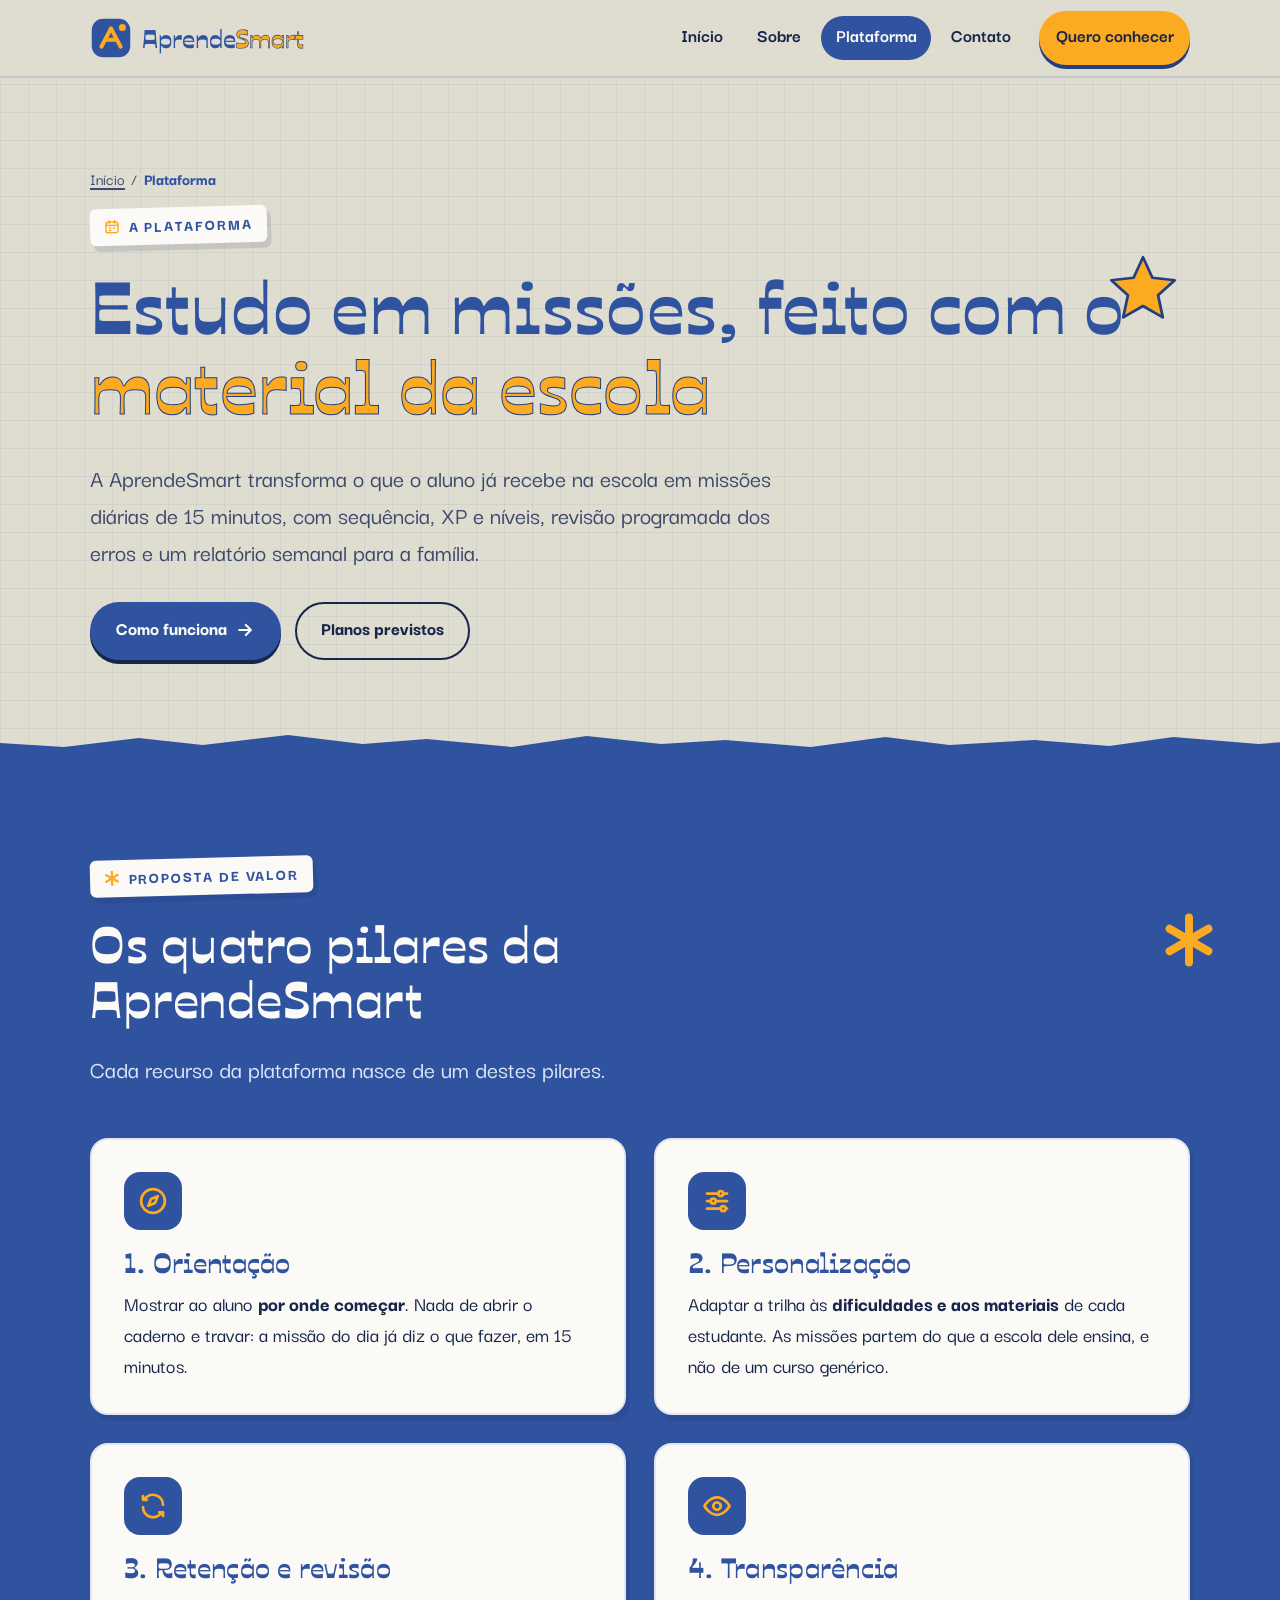
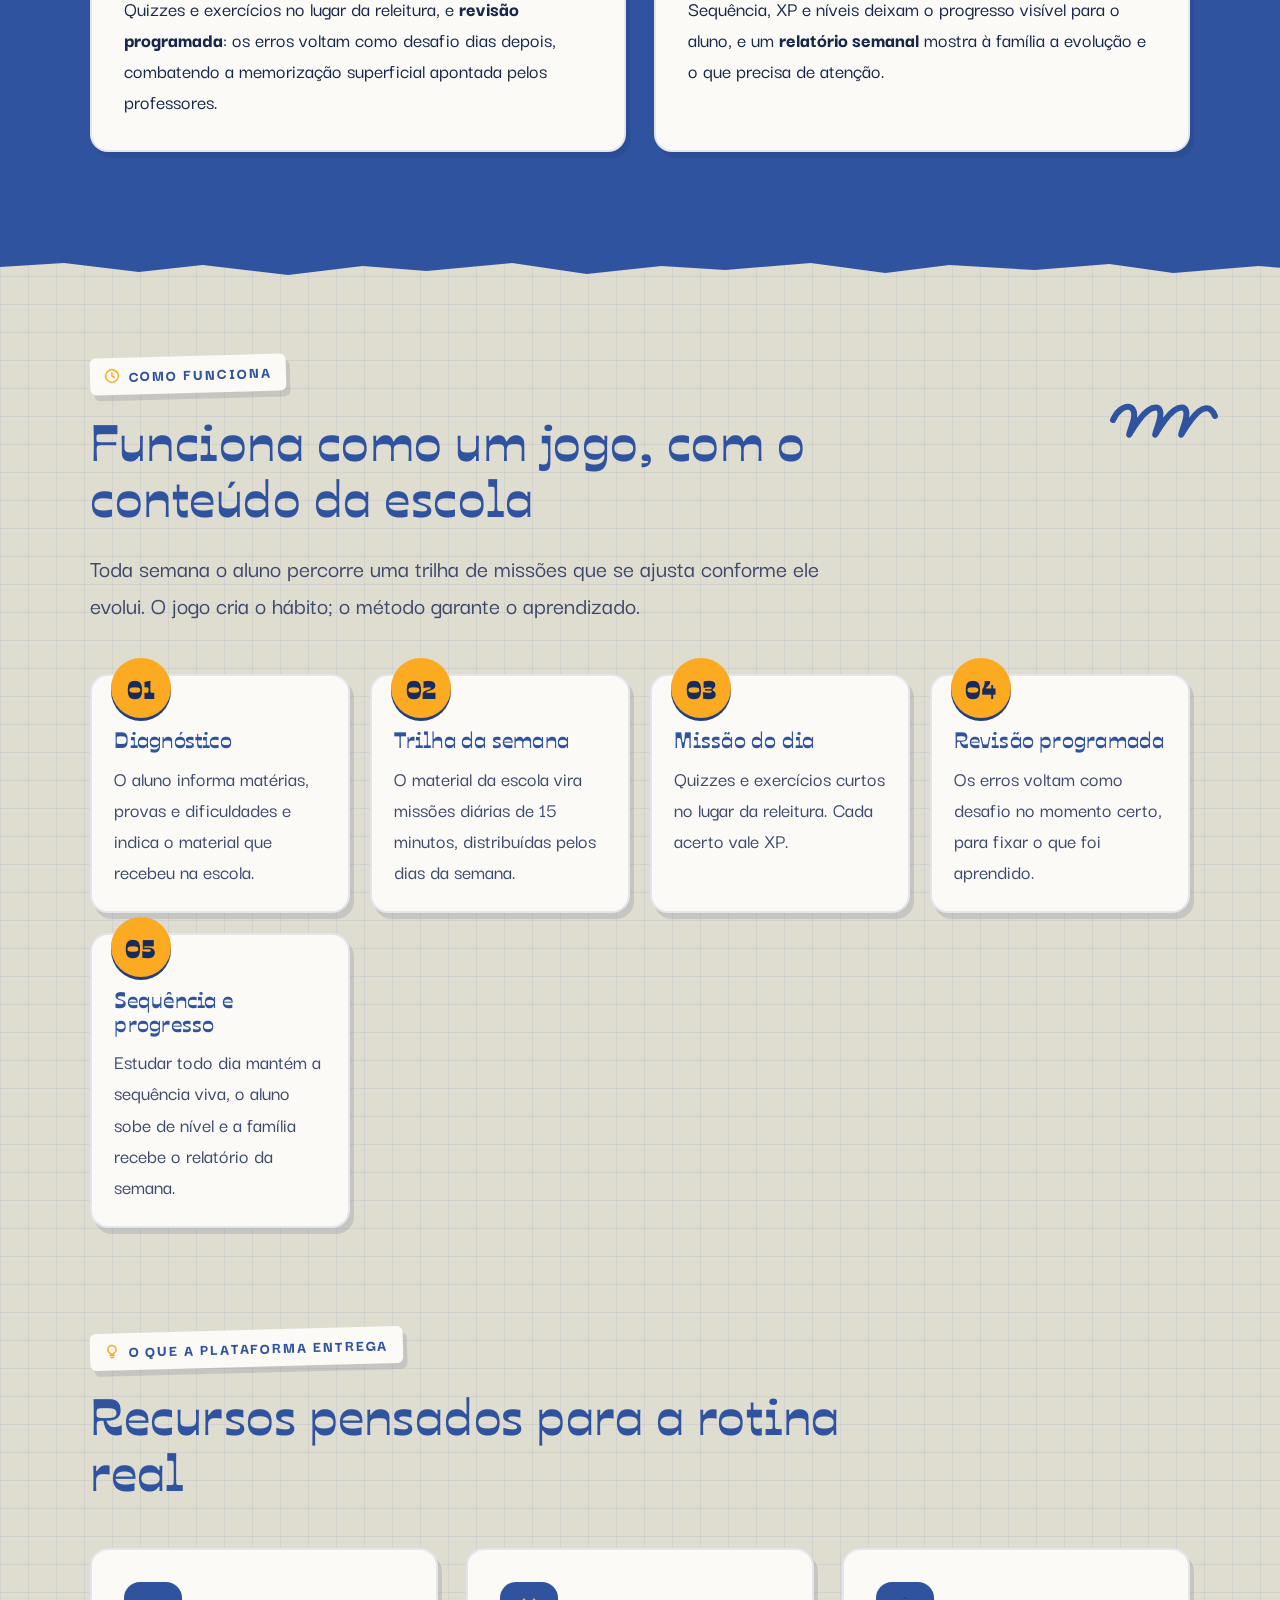
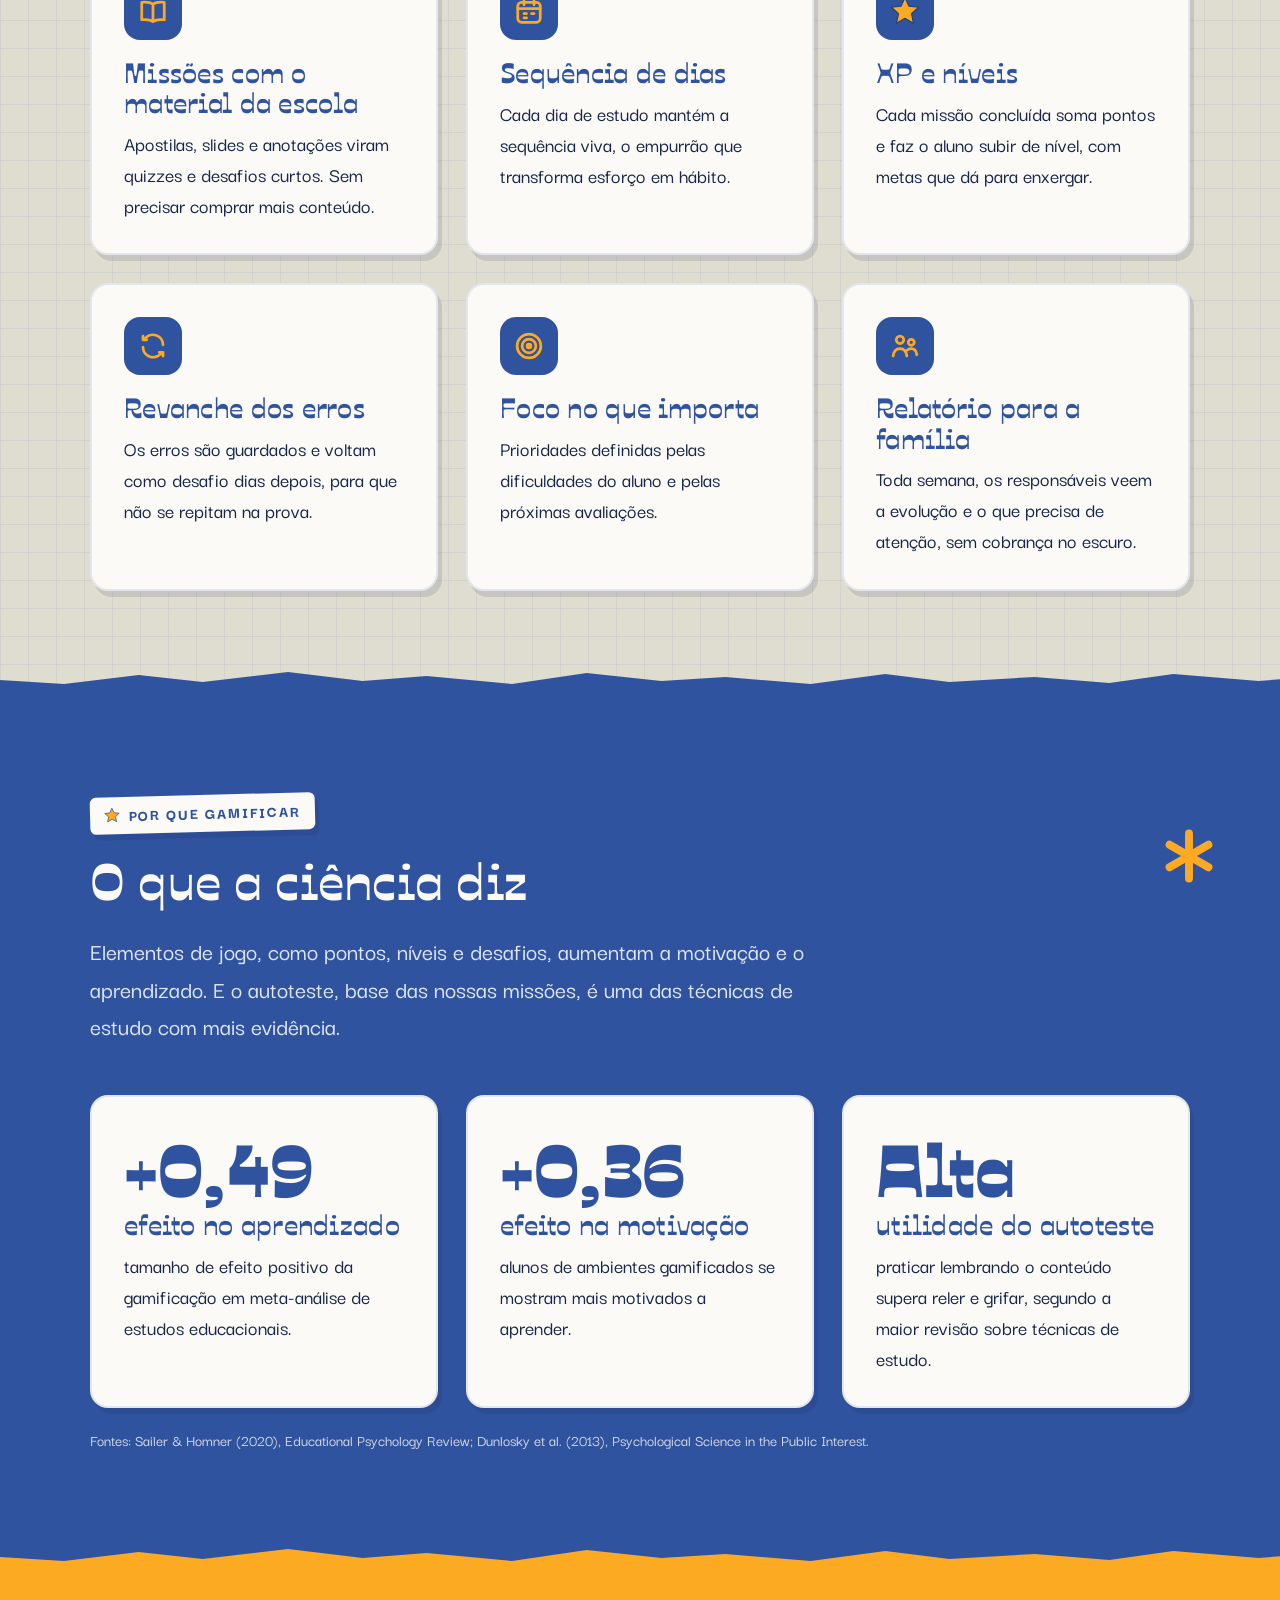
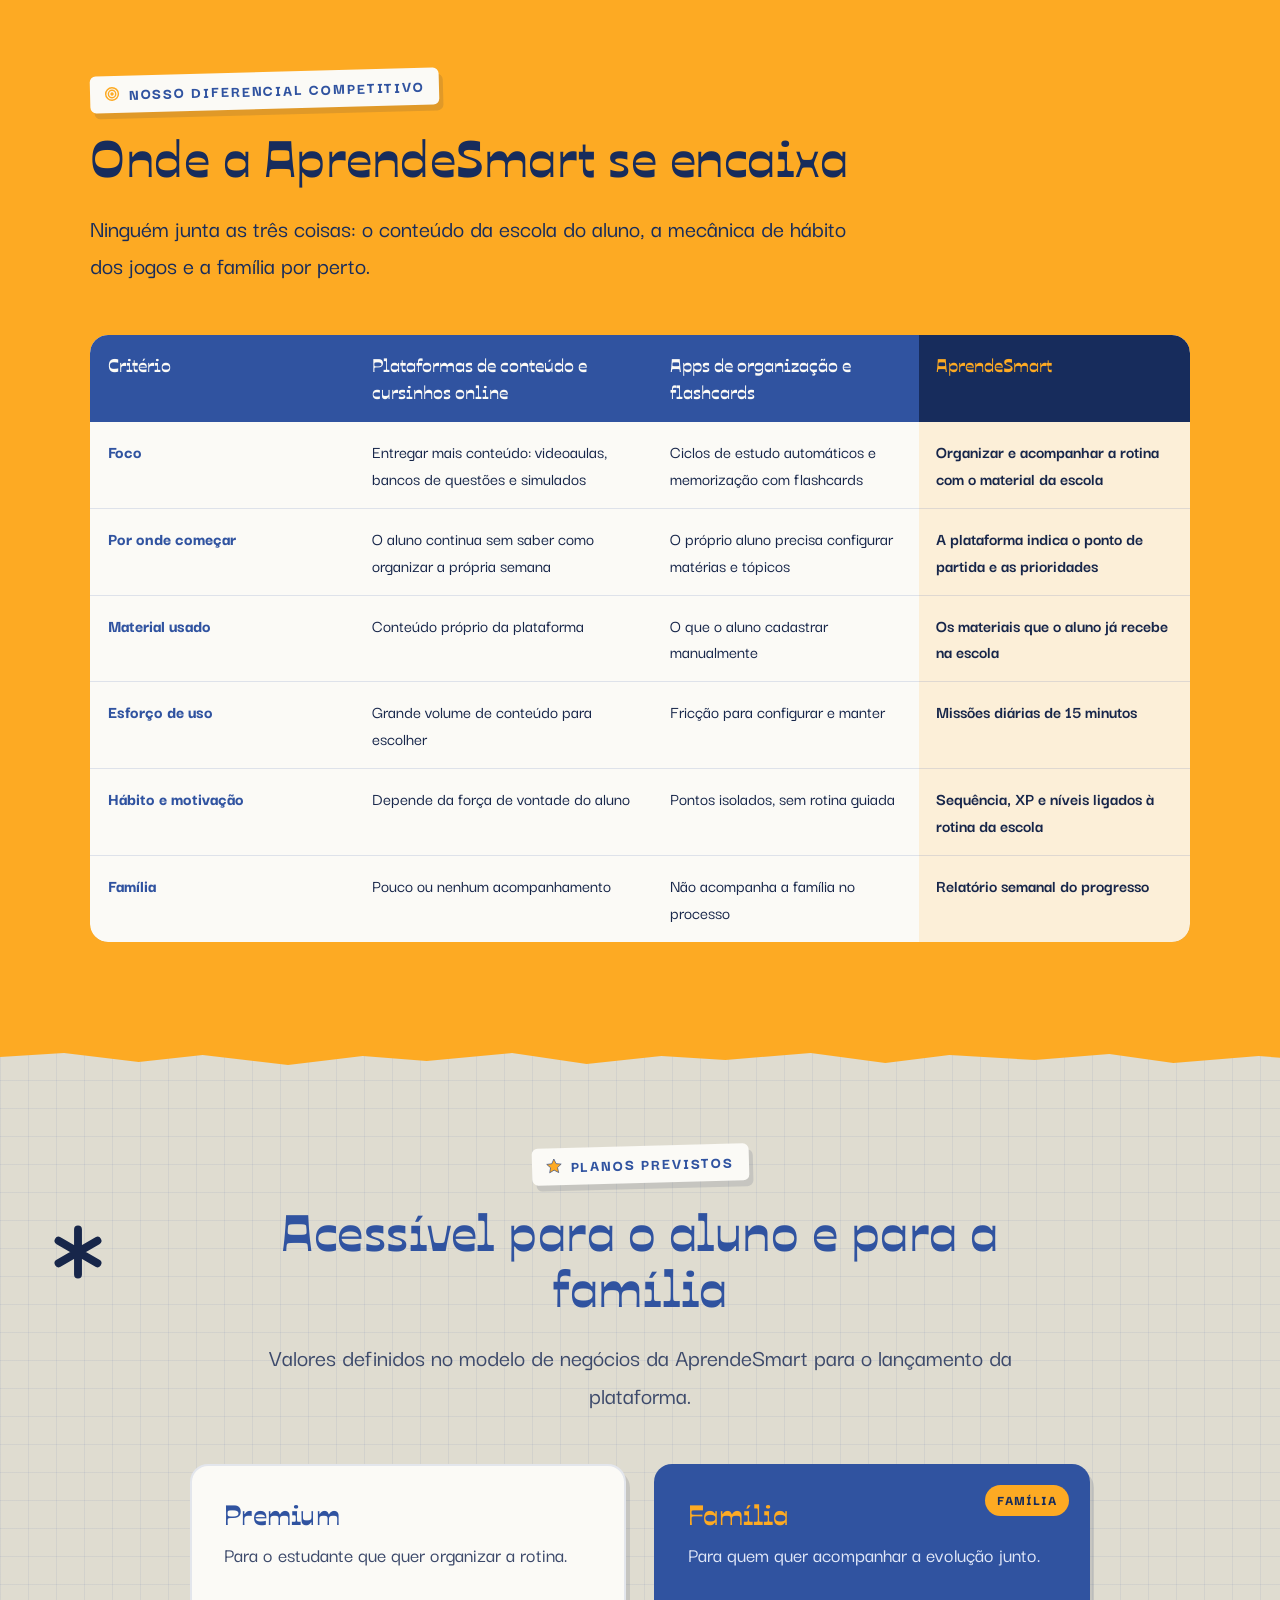
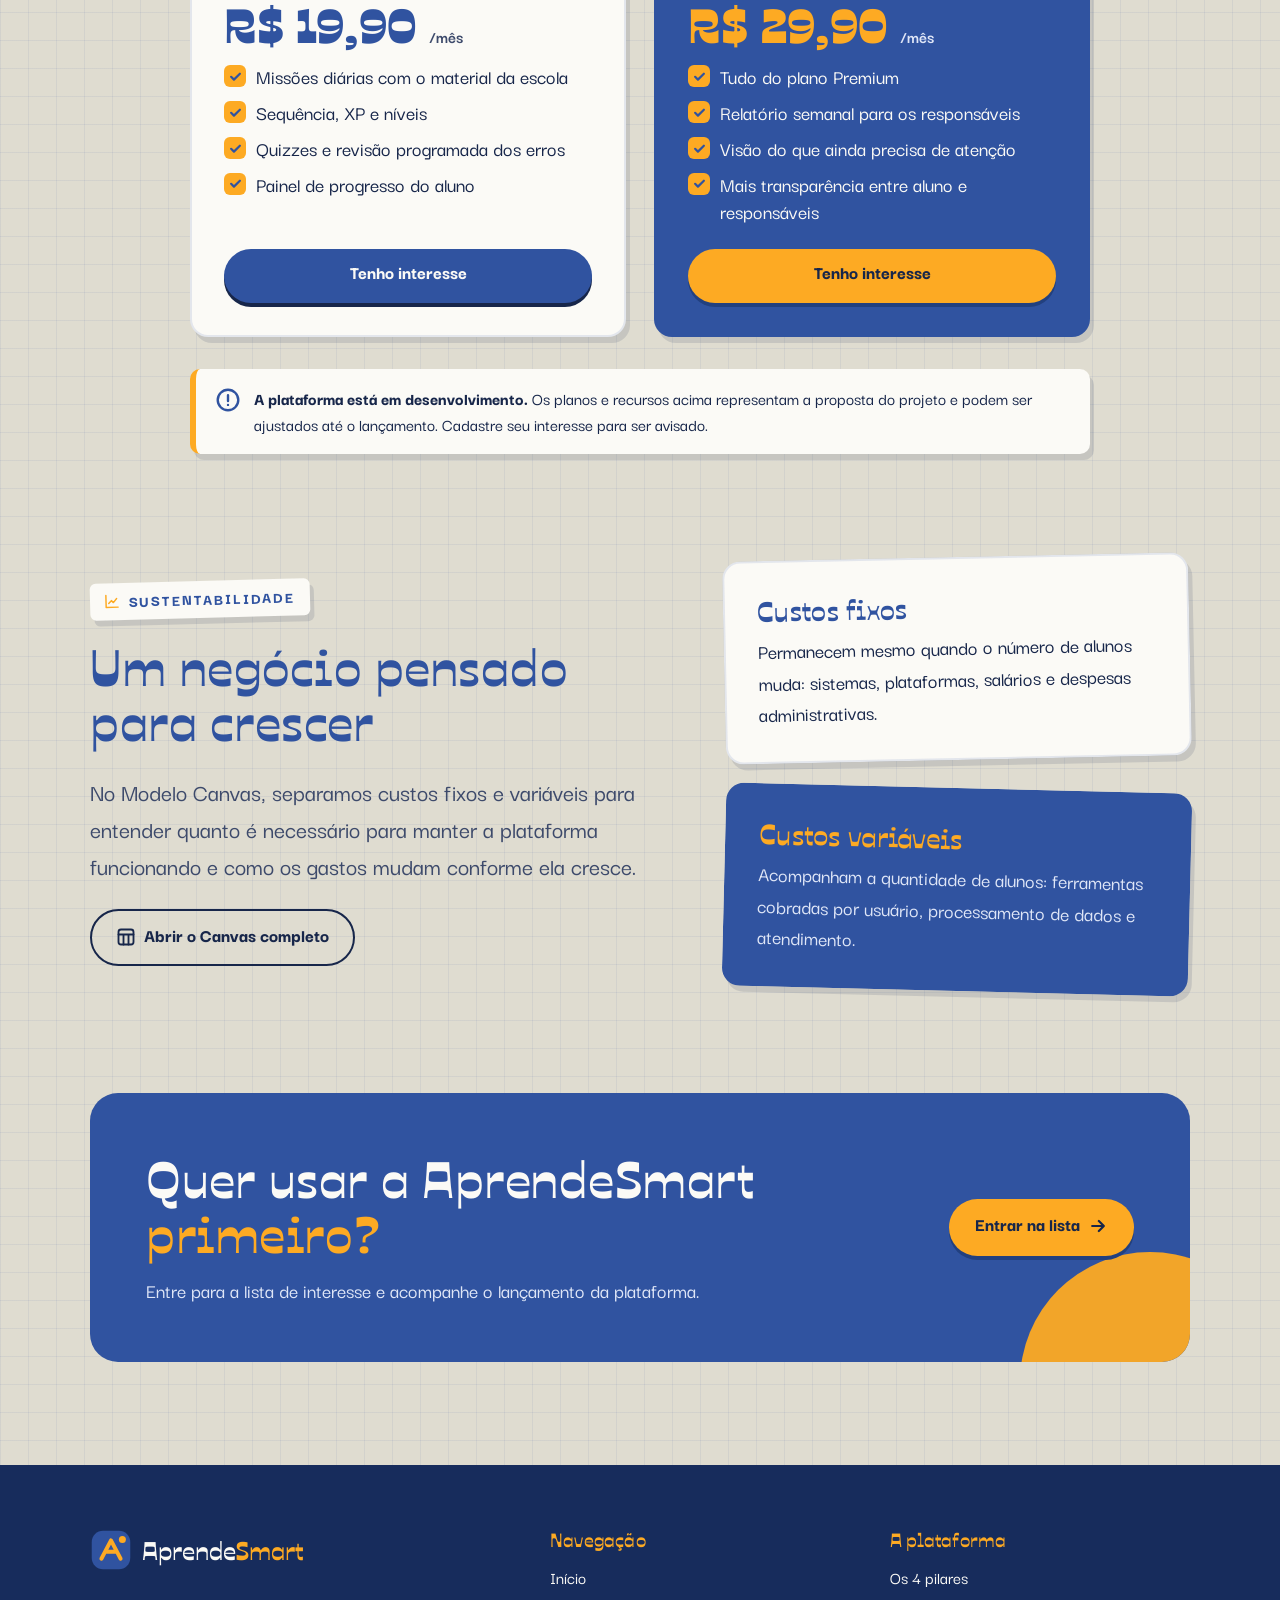
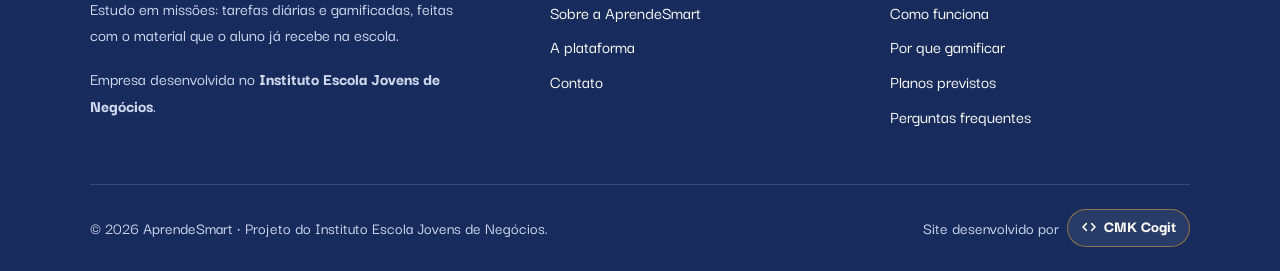
<file: plataforma.html>
<!doctype html>
<html lang="pt-BR" class="no-js">
<head>
  <meta charset="utf-8">
  <meta name="viewport" content="width=device-width, initial-scale=1">
  <title>Plataforma | AprendeSmart — missões diárias, gamificação e acompanhamento</title>
  <meta name="description" content="Estudo em missões: desafios diários com o material da escola, sequência, XP, revisão programada e relatório para a família. Planos a partir de R$ 19,90/mês.">
  <meta name="keywords" content="AprendeSmart, rotina de estudos, estudo gamificado, gamificação, missões diárias, organização de estudos, método de estudo, ensino médio, acompanhamento semanal, revisão, estudo ativo, Escola Jovens de Negócios">
  <meta name="author" content="AprendeSmart">
  <meta name="robots" content="index, follow, max-image-preview:large">
  <meta name="theme-color" content="#3053a0">
  <link rel="canonical" href="https://aprendesmart.cmkcogit.com.br/plataforma.html">

  <!-- Open Graph / redes sociais -->
  <meta property="og:type" content="website">
  <meta property="og:locale" content="pt_BR">
  <meta property="og:site_name" content="AprendeSmart">
  <meta property="og:title" content="Plataforma | AprendeSmart — missões diárias, gamificação e acompanhamento">
  <meta property="og:description" content="Estudo em missões: desafios diários com o material da escola, sequência, XP, revisão programada e relatório para a família. Planos a partir de R$ 19,90/mês.">
  <meta property="og:url" content="https://aprendesmart.cmkcogit.com.br/plataforma.html">
  <meta property="og:image" content="https://aprendesmart.cmkcogit.com.br/assets/img/og-aprendesmart.png">
  <meta property="og:image:width" content="1200">
  <meta property="og:image:height" content="630">
  <meta property="og:image:alt" content="AprendeSmart — plataforma de acompanhamento semanal de estudos">
  <meta name="twitter:card" content="summary_large_image">
  <meta name="twitter:title" content="Plataforma | AprendeSmart — missões diárias, gamificação e acompanhamento">
  <meta name="twitter:description" content="Estudo em missões: desafios diários com o material da escola, sequência, XP, revisão programada e relatório para a família. Planos a partir de R$ 19,90/mês.">
  <meta name="twitter:image" content="https://aprendesmart.cmkcogit.com.br/assets/img/og-aprendesmart.png">

  <!-- Ícones -->
  <link rel="icon" href="assets/img/favicon.svg" type="image/svg+xml">
  <link rel="icon" href="assets/img/favicon-32.png" sizes="32x32" type="image/png">
  <link rel="apple-touch-icon" href="assets/img/apple-touch-icon.png">
  <link rel="manifest" href="site.webmanifest">

  <!-- Fontes da identidade visual: Ojuju (títulos) e Darker Grotesque (textos) -->
  <link rel="preconnect" href="https://fonts.googleapis.com">
  <link rel="preconnect" href="https://fonts.gstatic.com" crossorigin>
  <link href="https://fonts.googleapis.com/css2?family=Darker+Grotesque:wght@400;500;700;800;900&family=Ojuju:wght@400;700;800&display=swap" rel="stylesheet">
  <link rel="stylesheet" href="assets/css/style.css">

  <!-- Dados estruturados (Schema.org) -->
  <script type="application/ld+json">
{
  "@context": "https://schema.org",
  "@type": "Service",
  "name": "Plataforma AprendeSmart",
  "serviceType": "Acompanhamento semanal de estudos",
  "provider": {
    "@id": "https://aprendesmart.cmkcogit.com.br/#organizacao"
  },
  "areaServed": "BR",
  "audience": {
    "@type": "EducationalAudience",
    "educationalRole": "student"
  },
  "description": "Plataforma gamificada de estudos: transforma o material escolar do aluno do ensino médio em missões diárias com sequência, XP e níveis, com acompanhamento semanal para a família.",
  "offers": [
    {
      "@type": "Offer",
      "name": "Plano Premium",
      "price": "19.90",
      "priceCurrency": "BRL",
      "availability": "https://schema.org/PreOrder"
    },
    {
      "@type": "Offer",
      "name": "Plano Família",
      "price": "29.90",
      "priceCurrency": "BRL",
      "availability": "https://schema.org/PreOrder"
    }
  ]
}
  </script>
  <script type="application/ld+json">
{
  "@context": "https://schema.org",
  "@type": "BreadcrumbList",
  "itemListElement": [
    {
      "@type": "ListItem",
      "position": 1,
      "name": "Início",
      "item": "https://aprendesmart.cmkcogit.com.br/"
    },
    {
      "@type": "ListItem",
      "position": 2,
      "name": "Plataforma",
      "item": "https://aprendesmart.cmkcogit.com.br/plataforma.html"
    }
  ]
}
  </script>
</head>
<body>
  <svg xmlns="http://www.w3.org/2000/svg" style="display:none" aria-hidden="true">
  <symbol id="i-asterisco" viewBox="0 0 48 48"><g stroke="currentColor" stroke-width="7" stroke-linecap="round"><path d="M24 4v40M6.7 14l34.6 20M6.7 34l34.6-20"/></g></symbol>
  <symbol id="i-mola" viewBox="0 0 120 50"><path d="M4 30c8-18 26-18 20 2s-6 14 6-2 26-18 20 2-6 14 6-2 26-18 20 2-6 14 6-2 20-14 24-4" fill="none" stroke="currentColor" stroke-width="6" stroke-linecap="round"/></symbol>
  <symbol id="i-estrela" viewBox="0 0 64 64"><path d="M32 3l8.6 18.7 20.4 2.3-15.2 13.8 4.3 20.1L32 47.6 13.9 57.9l4.3-20.1L3 24l20.4-2.3z" fill="currentColor" stroke="#22407f" stroke-width="2.5" stroke-linejoin="round"/></symbol>
  <symbol id="i-logo" viewBox="0 0 48 48"><rect x="2" y="2" width="44" height="44" rx="13" fill="#3053a0"/><path d="M13 34l11-21 11 21M17.5 26h13" fill="none" stroke="#fdaa23" stroke-width="4.5" stroke-linecap="round" stroke-linejoin="round"/><circle cx="37" cy="12" r="4" fill="#fdaa23"/></symbol>
  <symbol id="i-check" viewBox="0 0 24 24"><path d="M5 12.5l4.5 4.5L19 7.5" fill="none" stroke="currentColor" stroke-width="3.5" stroke-linecap="round" stroke-linejoin="round"/></symbol>
  <symbol id="i-seta" viewBox="0 0 24 24"><path d="M5 12h14M13 6l6 6-6 6" fill="none" stroke="currentColor" stroke-width="2.6" stroke-linecap="round" stroke-linejoin="round"/></symbol>
  <symbol id="i-bussola" viewBox="0 0 24 24"><g fill="none" stroke="currentColor" stroke-width="2.2" stroke-linecap="round" stroke-linejoin="round"><circle cx="12" cy="12" r="9.5"/><path d="M15.8 8.2l-2.2 5.4-5.4 2.2 2.2-5.4z"/></g></symbol>
  <symbol id="i-ajuste" viewBox="0 0 24 24"><g fill="none" stroke="currentColor" stroke-width="2.2" stroke-linecap="round"><path d="M4 6h9M17 6h3M4 12h3M11 12h9M4 18h11M19 18h1"/><circle cx="15" cy="6" r="2"/><circle cx="9" cy="12" r="2"/><circle cx="17" cy="18" r="2"/></g></symbol>
  <symbol id="i-revisao" viewBox="0 0 24 24"><g fill="none" stroke="currentColor" stroke-width="2.2" stroke-linecap="round" stroke-linejoin="round"><path d="M20 11a8 8 0 0 0-14.6-4.5M4 4v3h3M4 13a8 8 0 0 0 14.6 4.5M20 20v-3h-3"/></g></symbol>
  <symbol id="i-olho" viewBox="0 0 24 24"><g fill="none" stroke="currentColor" stroke-width="2.2" stroke-linecap="round" stroke-linejoin="round"><path d="M2 12s3.6-7 10-7 10 7 10 7-3.6 7-10 7S2 12 2 12z"/><circle cx="12" cy="12" r="3"/></g></symbol>
  <symbol id="i-calendario" viewBox="0 0 24 24"><g fill="none" stroke="currentColor" stroke-width="2.2" stroke-linecap="round" stroke-linejoin="round"><rect x="3" y="5" width="18" height="16" rx="3"/><path d="M3 10h18M8 3v4M16 3v4M8 14h2M14 14h2M8 17.5h2"/></g></symbol>
  <symbol id="i-livro" viewBox="0 0 24 24"><g fill="none" stroke="currentColor" stroke-width="2.2" stroke-linecap="round" stroke-linejoin="round"><path d="M12 6.5C10 5 7 4.5 3 5v14c4-.5 7 0 9 1.5 2-1.5 5-2 9-1.5V5c-4-.5-7 0-9 1.5zM12 6.5v14"/></g></symbol>
  <symbol id="i-alvo" viewBox="0 0 24 24"><g fill="none" stroke="currentColor" stroke-width="2.2" stroke-linecap="round"><circle cx="12" cy="12" r="9.5"/><circle cx="12" cy="12" r="5.5"/><circle cx="12" cy="12" r="1.5" fill="currentColor"/></g></symbol>
  <symbol id="i-familia" viewBox="0 0 24 24"><g fill="none" stroke="currentColor" stroke-width="2.2" stroke-linecap="round" stroke-linejoin="round"><circle cx="8" cy="7" r="3"/><circle cx="17" cy="9" r="2.4"/><path d="M2.5 20c.5-4 2.8-6 5.5-6s5 2 5.5 6M13.5 15.5c1-1 2.2-1.5 3.5-1.5 2.3 0 4 1.7 4.5 5"/></g></symbol>
  <symbol id="i-escola" viewBox="0 0 24 24"><g fill="none" stroke="currentColor" stroke-width="2.2" stroke-linecap="round" stroke-linejoin="round"><path d="M2 9l10-5 10 5-10 5z"/><path d="M6 11v5c0 1.5 2.7 3 6 3s6-1.5 6-3v-5M22 9v5"/></g></symbol>
  <symbol id="i-lampada" viewBox="0 0 24 24"><g fill="none" stroke="currentColor" stroke-width="2.2" stroke-linecap="round" stroke-linejoin="round"><path d="M9 18h6M10 21h4M12 3a6 6 0 0 0-3.6 10.8c.8.6 1.1 1.4 1.1 2.2h5c0-.8.3-1.6 1.1-2.2A6 6 0 0 0 12 3z"/></g></symbol>
  <symbol id="i-grafico" viewBox="0 0 24 24"><g fill="none" stroke="currentColor" stroke-width="2.2" stroke-linecap="round" stroke-linejoin="round"><path d="M3 3v18h18"/><path d="M7 15l4-4 3 3 5-6"/></g></symbol>
  <symbol id="i-relogio" viewBox="0 0 24 24"><g fill="none" stroke="currentColor" stroke-width="2.2" stroke-linecap="round"><circle cx="12" cy="12" r="9.5"/><path d="M12 7v5l3.5 2"/></g></symbol>
  <symbol id="i-alerta" viewBox="0 0 24 24"><g fill="none" stroke="currentColor" stroke-width="2.2" stroke-linecap="round" stroke-linejoin="round"><circle cx="12" cy="12" r="9.5"/><path d="M12 7.5v5.5M12 16.5v.01"/></g></symbol>
  <symbol id="i-email" viewBox="0 0 24 24"><g fill="none" stroke="currentColor" stroke-width="2.2" stroke-linecap="round" stroke-linejoin="round"><rect x="2.5" y="5" width="19" height="14" rx="3"/><path d="M3 7l9 6 9-6"/></g></symbol>
  <symbol id="i-pin" viewBox="0 0 24 24"><g fill="none" stroke="currentColor" stroke-width="2.2" stroke-linecap="round" stroke-linejoin="round"><path d="M12 21s-7-6.2-7-11.5A7 7 0 0 1 19 9.5C19 14.8 12 21 12 21z"/><circle cx="12" cy="9.5" r="2.5"/></g></symbol>
  <symbol id="i-codigo" viewBox="0 0 24 24"><g fill="none" stroke="currentColor" stroke-width="2.4" stroke-linecap="round" stroke-linejoin="round"><path d="M8 7l-5 5 5 5M16 7l5 5-5 5"/></g></symbol>
  <symbol id="i-menu" viewBox="0 0 24 24"><path d="M4 7h16M4 12h16M4 17h16" stroke="currentColor" stroke-width="2.6" stroke-linecap="round"/></symbol>
  <symbol id="i-quadro" viewBox="0 0 24 24"><g fill="none" stroke="currentColor" stroke-width="2.2" stroke-linecap="round" stroke-linejoin="round"><rect x="3" y="3" width="18" height="18" rx="3"/><path d="M3 9h18M9 9v12M15 9v12"/></g></symbol>
</svg>
  <a class="pular" href="#conteudo">Pular para o conteúdo</a>
  <header class="topo">
    <div class="container topo__inner">
      <a class="marca" href="index.html" aria-label="AprendeSmart — página inicial">
        <svg class="marca__icone" aria-hidden="true"><use href="#i-logo"/></svg>
        <span class="marca__nome">Aprende<span>Smart</span></span>
      </a>
      <button class="menu-toggle" type="button" aria-expanded="false" aria-controls="menu-principal" aria-label="Abrir menu"><svg aria-hidden="true"><use href="#i-menu"/></svg></button>
      <nav class="menu" id="menu-principal" aria-label="Menu principal">
        <a href="index.html">Início</a>
        <a href="sobre.html">Sobre</a>
        <a href="plataforma.html" aria-current="page">Plataforma</a>
        <a href="contato.html">Contato</a>
        <a class="btn btn--amarelo" href="contato.html#interesse">Quero conhecer</a>
      </nav>
    </div>
  </header>

  <main id="conteudo">
    <section class="pagina-topo">
      <svg class="deco deco--estrela deco--esconder-mobile" style="right:8%;top:20%" aria-hidden="true"><use href="#i-estrela"/></svg>
      <div class="container">
      <nav class="migalhas" aria-label="Você está em">
        <ol><li><a href="index.html">Início</a></li><li><span aria-current="page">Plataforma</span></li></ol>
      </nav>
        <span class="etiqueta"><svg aria-hidden="true"><use href="#i-calendario"/></svg>A plataforma</span>
        <h1>Estudo em missões, feito com o <span style="color:var(--amarelo);-webkit-text-stroke:1px var(--azul-escuro)">material da escola</span></h1>
        <p class="lead">A AprendeSmart transforma o que o aluno já recebe na escola em missões diárias de 15 minutos, com sequência, XP e níveis, revisão programada dos erros e um relatório semanal para a família.</p>
        <div class="hero__acoes">
          <a class="btn btn--azul" href="#como-funciona">Como funciona <svg aria-hidden="true"><use href="#i-seta"/></svg></a>
          <a class="btn btn--contorno" href="#planos">Planos previstos</a>
        </div>
      </div>
    </section>

    <section class="secao secao--azul rasgado-topo rasgado-base" id="pilares" aria-labelledby="pilares-titulo">
      <svg class="deco deco--asterisco amarelo deco--esconder-mobile" style="right:5%;top:10%" aria-hidden="true"><use href="#i-asterisco"/></svg>
      <div class="container">
        <div class="cabecalho-secao revelar">
          <span class="etiqueta"><svg aria-hidden="true"><use href="#i-asterisco"/></svg>Proposta de valor</span>
          <h2 id="pilares-titulo">Os quatro pilares da AprendeSmart</h2>
          <p class="lead">Cada recurso da plataforma nasce de um destes pilares.</p>
        </div>
        <div class="grade grade--2">
          <article class="cartao revelar">
            <div class="cartao__icone"><svg aria-hidden="true"><use href="#i-bussola"/></svg></div>
            <h3>1. Orientação</h3>
            <p>Mostrar ao aluno <strong>por onde começar</strong>. Nada de abrir o caderno e travar: a missão do dia já diz o que fazer, em 15 minutos.</p>
          </article>
          <article class="cartao revelar">
            <div class="cartao__icone"><svg aria-hidden="true"><use href="#i-ajuste"/></svg></div>
            <h3>2. Personalização</h3>
            <p>Adaptar a trilha às <strong>dificuldades e aos materiais</strong> de cada estudante. As missões partem do que a escola dele ensina, e não de um curso genérico.</p>
          </article>
          <article class="cartao revelar">
            <div class="cartao__icone"><svg aria-hidden="true"><use href="#i-revisao"/></svg></div>
            <h3>3. Retenção e revisão</h3>
            <p>Quizzes e exercícios no lugar da releitura, e <strong>revisão programada</strong>: os erros voltam como desafio dias depois, combatendo a memorização superficial apontada pelos professores.</p>
          </article>
          <article class="cartao revelar">
            <div class="cartao__icone"><svg aria-hidden="true"><use href="#i-olho"/></svg></div>
            <h3>4. Transparência</h3>
            <p>Sequência, XP e níveis deixam o progresso visível para o aluno, e um <strong>relatório semanal</strong> mostra à família a evolução e o que precisa de atenção.</p>
          </article>
        </div>
      </div>
    </section>

    <section class="secao" id="como-funciona" aria-labelledby="funciona-titulo">
      <svg class="deco deco--mola deco--esconder-mobile" style="right:4%;top:8%" aria-hidden="true"><use href="#i-mola"/></svg>
      <div class="container">
        <div class="cabecalho-secao revelar">
          <span class="etiqueta"><svg aria-hidden="true"><use href="#i-relogio"/></svg>Como funciona</span>
          <h2 id="funciona-titulo">Funciona como um jogo, com o conteúdo da escola</h2>
          <p class="lead">Toda semana o aluno percorre uma trilha de missões que se ajusta conforme ele evolui. O jogo cria o hábito; o método garante o aprendizado.</p>
        </div>
        <ol class="passos">
          <li class="revelar"><h3>Diagnóstico</h3><p>O aluno informa matérias, provas e dificuldades e indica o material que recebeu na escola.</p></li>
          <li class="revelar"><h3>Trilha da semana</h3><p>O material da escola vira missões diárias de 15 minutos, distribuídas pelos dias da semana.</p></li>
          <li class="revelar"><h3>Missão do dia</h3><p>Quizzes e exercícios curtos no lugar da releitura. Cada acerto vale XP.</p></li>
          <li class="revelar"><h3>Revisão programada</h3><p>Os erros voltam como desafio no momento certo, para fixar o que foi aprendido.</p></li>
          <li class="revelar"><h3>Sequência e progresso</h3><p>Estudar todo dia mantém a sequência viva, o aluno sobe de nível e a família recebe o relatório da semana.</p></li>
        </ol>
      </div>
    </section>

    <section class="secao" aria-labelledby="recursos-titulo" style="padding-top:0">
      <div class="container">
        <div class="cabecalho-secao revelar">
          <span class="etiqueta"><svg aria-hidden="true"><use href="#i-lampada"/></svg>O que a plataforma entrega</span>
          <h2 id="recursos-titulo">Recursos pensados para a rotina real</h2>
        </div>
        <div class="grade grade--3">
          <article class="cartao revelar"><div class="cartao__icone"><svg aria-hidden="true"><use href="#i-livro"/></svg></div><h3>Missões com o material da escola</h3><p>Apostilas, slides e anotações viram quizzes e desafios curtos. Sem precisar comprar mais conteúdo.</p></article>
          <article class="cartao revelar"><div class="cartao__icone"><svg aria-hidden="true"><use href="#i-calendario"/></svg></div><h3>Sequência de dias</h3><p>Cada dia de estudo mantém a sequência viva, o empurrão que transforma esforço em hábito.</p></article>
          <article class="cartao revelar"><div class="cartao__icone"><svg aria-hidden="true"><use href="#i-estrela"/></svg></div><h3>XP e níveis</h3><p>Cada missão concluída soma pontos e faz o aluno subir de nível, com metas que dá para enxergar.</p></article>
          <article class="cartao revelar"><div class="cartao__icone"><svg aria-hidden="true"><use href="#i-revisao"/></svg></div><h3>Revanche dos erros</h3><p>Os erros são guardados e voltam como desafio dias depois, para que não se repitam na prova.</p></article>
          <article class="cartao revelar"><div class="cartao__icone"><svg aria-hidden="true"><use href="#i-alvo"/></svg></div><h3>Foco no que importa</h3><p>Prioridades definidas pelas dificuldades do aluno e pelas próximas avaliações.</p></article>
          <article class="cartao revelar"><div class="cartao__icone"><svg aria-hidden="true"><use href="#i-familia"/></svg></div><h3>Relatório para a família</h3><p>Toda semana, os responsáveis veem a evolução e o que precisa de atenção, sem cobrança no escuro.</p></article>
        </div>
      </div>
    </section>

    <section class="secao secao--azul rasgado-topo" id="gamificacao" aria-labelledby="gami-titulo">
      <svg class="deco deco--asterisco amarelo deco--esconder-mobile" style="right:5%;top:10%" aria-hidden="true"><use href="#i-asterisco"/></svg>
      <div class="container">
        <div class="cabecalho-secao revelar">
          <span class="etiqueta"><svg aria-hidden="true"><use href="#i-estrela"/></svg>Por que gamificar</span>
          <h2 id="gami-titulo">O que a ciência diz</h2>
          <p class="lead">Elementos de jogo, como pontos, níveis e desafios, aumentam a motivação e o aprendizado. E o autoteste, base das nossas missões, é uma das técnicas de estudo com mais evidência.</p>
        </div>
        <div class="grade grade--3">
          <article class="cartao revelar"><span class="numero">+0,49</span><h3>efeito no aprendizado</h3><p>tamanho de efeito positivo da gamificação em meta-análise de estudos educacionais.</p></article>
          <article class="cartao revelar"><span class="numero">+0,36</span><h3>efeito na motivação</h3><p>alunos de ambientes gamificados se mostram mais motivados a aprender.</p></article>
          <article class="cartao revelar"><span class="numero">Alta</span><h3>utilidade do autoteste</h3><p>praticar lembrando o conteúdo supera reler e grifar, segundo a maior revisão sobre técnicas de estudo.</p></article>
        </div>
        <p class="fonte-dado">Fontes: Sailer &amp; Homner (2020), Educational Psychology Review; Dunlosky et al. (2013), Psychological Science in the Public Interest.</p>
      </div>
    </section>

    <section class="secao secao--amarela rasgado-topo rasgado-base" id="diferencial" aria-labelledby="comp-titulo">
      <div class="container">
        <div class="cabecalho-secao revelar">
          <span class="etiqueta"><svg aria-hidden="true"><use href="#i-alvo"/></svg>Nosso diferencial competitivo</span>
          <h2 id="comp-titulo">Onde a AprendeSmart se encaixa</h2>
          <p class="lead" style="color:var(--azul-profundo)">Ninguém junta as três coisas: o conteúdo da escola do aluno, a mecânica de hábito dos jogos e a família por perto.</p>
        </div>
        <div class="tabela-rolagem revelar">
          <table class="comparativo">
            <caption class="sr-only">Comparação entre a AprendeSmart e outros tipos de solução de estudo</caption>
            <thead>
              <tr><th scope="col">Critério</th><th scope="col">Plataformas de conteúdo e cursinhos online</th><th scope="col">Apps de organização e flashcards</th><th scope="col" class="destaque">AprendeSmart</th></tr>
            </thead>
            <tbody>
              <tr><th scope="row">Foco</th><td>Entregar mais conteúdo: videoaulas, bancos de questões e simulados</td><td>Ciclos de estudo automáticos e memorização com flashcards</td><td class="destaque">Organizar e acompanhar a rotina com o material da escola</td></tr>
              <tr><th scope="row">Por onde começar</th><td>O aluno continua sem saber como organizar a própria semana</td><td>O próprio aluno precisa configurar matérias e tópicos</td><td class="destaque">A plataforma indica o ponto de partida e as prioridades</td></tr>
              <tr><th scope="row">Material usado</th><td>Conteúdo próprio da plataforma</td><td>O que o aluno cadastrar manualmente</td><td class="destaque">Os materiais que o aluno já recebe na escola</td></tr>
              <tr><th scope="row">Esforço de uso</th><td>Grande volume de conteúdo para escolher</td><td>Fricção para configurar e manter</td><td class="destaque">Missões diárias de 15 minutos</td></tr>
              <tr><th scope="row">Hábito e motivação</th><td>Depende da força de vontade do aluno</td><td>Pontos isolados, sem rotina guiada</td><td class="destaque">Sequência, XP e níveis ligados à rotina da escola</td></tr>
              <tr><th scope="row">Família</th><td>Pouco ou nenhum acompanhamento</td><td>Não acompanha a família no processo</td><td class="destaque">Relatório semanal do progresso</td></tr>
            </tbody>
          </table>
        </div>
      </div>
    </section>

    <section class="secao" id="planos" aria-labelledby="planos-titulo">
      <svg class="deco deco--asterisco deco--esconder-mobile" style="left:4%;top:12%" aria-hidden="true"><use href="#i-asterisco"/></svg>
      <div class="container">
        <div class="cabecalho-secao cabecalho-secao--centro revelar">
          <span class="etiqueta"><svg aria-hidden="true"><use href="#i-estrela"/></svg>Planos previstos</span>
          <h2 id="planos-titulo">Acessível para o aluno e para a família</h2>
          <p class="lead">Valores definidos no modelo de negócios da AprendeSmart para o lançamento da plataforma.</p>
        </div>
        <div class="grade grade--2" style="max-width:900px;margin-inline:auto">
          <article class="cartao plano revelar">
            <h3>Premium</h3>
            <p class="texto-suave">Para o estudante que quer organizar a rotina.</p>
            <p class="plano__preco">R$ 19,90 <small>/mês</small></p>
            <ul class="lista-check">
              <li>Missões diárias com o material da escola</li>
              <li>Sequência, XP e níveis</li>
              <li>Quizzes e revisão programada dos erros</li>
              <li>Painel de progresso do aluno</li>
            </ul>
            <a class="btn btn--azul" href="contato.html?plano=premium#interesse">Tenho interesse</a>
          </article>
          <article class="cartao cartao--azul plano revelar">
            <span class="selo-plano">Família</span>
            <h3>Família</h3>
            <p style="color:#dfe6f7">Para quem quer acompanhar a evolução junto.</p>
            <p class="plano__preco">R$ 29,90 <small>/mês</small></p>
            <ul class="lista-check">
              <li>Tudo do plano Premium</li>
              <li>Relatório semanal para os responsáveis</li>
              <li>Visão do que ainda precisa de atenção</li>
              <li>Mais transparência entre aluno e responsáveis</li>
            </ul>
            <a class="btn btn--amarelo" href="contato.html?plano=familia#interesse">Tenho interesse</a>
          </article>
        </div>
        <div class="aviso revelar" style="max-width:900px;margin-inline:auto;margin-top:2rem">
          <svg aria-hidden="true"><use href="#i-alerta"/></svg>
          <p><strong>A plataforma está em desenvolvimento.</strong> Os planos e recursos acima representam a proposta do projeto e podem ser ajustados até o lançamento. Cadastre seu interesse para ser avisado.</p>
        </div>
      </div>
    </section>

    <section class="secao" style="padding-top:0" aria-labelledby="custos-titulo">
      <div class="container dividido">
        <div class="revelar">
          <span class="etiqueta"><svg aria-hidden="true"><use href="#i-grafico"/></svg>Sustentabilidade</span>
          <h2 id="custos-titulo">Um negócio pensado para crescer</h2>
          <p class="lead">No Modelo Canvas, separamos custos fixos e variáveis para entender quanto é necessário para manter a plataforma funcionando e como os gastos mudam conforme ela cresce.</p>
          <a class="btn btn--contorno" href="https://canva.link/o84y1xw00mshqzb" target="_blank" rel="noopener"><svg aria-hidden="true"><use href="#i-quadro"/></svg> Abrir o Canvas completo</a>
        </div>
        <div class="grade revelar">
          <div class="cartao bilhete"><h3>Custos fixos</h3><p>Permanecem mesmo quando o número de alunos muda: sistemas, plataformas, salários e despesas administrativas.</p></div>
          <div class="cartao cartao--azul bilhete"><h3>Custos variáveis</h3><p style="color:#dfe6f7">Acompanham a quantidade de alunos: ferramentas cobradas por usuário, processamento de dados e atendimento.</p></div>
        </div>
      </div>
    </section>

    <section class="secao" style="padding-top:0">
      <div class="container">
        <div class="cta revelar">
          <div>
            <h2>Quer usar a AprendeSmart <span>primeiro?</span></h2>
            <p>Entre para a lista de interesse e acompanhe o lançamento da plataforma.</p>
          </div>
          <div class="cta__acoes"><a class="btn btn--amarelo" href="contato.html#interesse">Entrar na lista <svg aria-hidden="true"><use href="#i-seta"/></svg></a></div>
        </div>
      </div>
    </section>
  </main>

  <footer class="rodape">
    <div class="container">
      <div class="rodape__grid">
        <div class="rodape__marca">
          <a class="marca" href="index.html" aria-label="AprendeSmart — página inicial">
            <svg class="marca__icone" aria-hidden="true"><use href="#i-logo"/></svg>
            <span class="marca__nome">Aprende<span>Smart</span></span>
          </a>
          <p>Estudo em missões: tarefas diárias e gamificadas, feitas com o material que o aluno já recebe na escola.</p>
          <p>Empresa desenvolvida no <strong>Instituto Escola Jovens de Negócios</strong>.</p>
        </div>
        <nav aria-label="Mapa do site">
          <h2>Navegação</h2>
          <ul>
            <li><a href="index.html">Início</a></li>
            <li><a href="sobre.html">Sobre a AprendeSmart</a></li>
            <li><a href="plataforma.html">A plataforma</a></li>
            <li><a href="contato.html">Contato</a></li>
          </ul>
        </nav>
        <div>
          <h2>A plataforma</h2>
          <ul>
            <li><a href="plataforma.html#pilares">Os 4 pilares</a></li>
            <li><a href="plataforma.html#como-funciona">Como funciona</a></li>
            <li><a href="plataforma.html#gamificacao">Por que gamificar</a></li>
            <li><a href="plataforma.html#planos">Planos previstos</a></li>
            <li><a href="contato.html#perguntas">Perguntas frequentes</a></li>
          </ul>
        </div>
      </div>
      <div class="rodape__base">
        <p style="margin:0">© <span data-ano>2026</span> AprendeSmart · Projeto do Instituto Escola Jovens de Negócios.</p>
        <p class="creditos" style="margin:0">Site desenvolvido por
          <a href="https://cmkcogit.com.br" target="_blank" rel="noopener"><svg aria-hidden="true"><use href="#i-codigo"/></svg> CMK Cogit</a>
        </p>
      </div>
    </div>
  </footer>
  <script src="assets/js/main.js" defer></script>
</body>
</html>
</file>
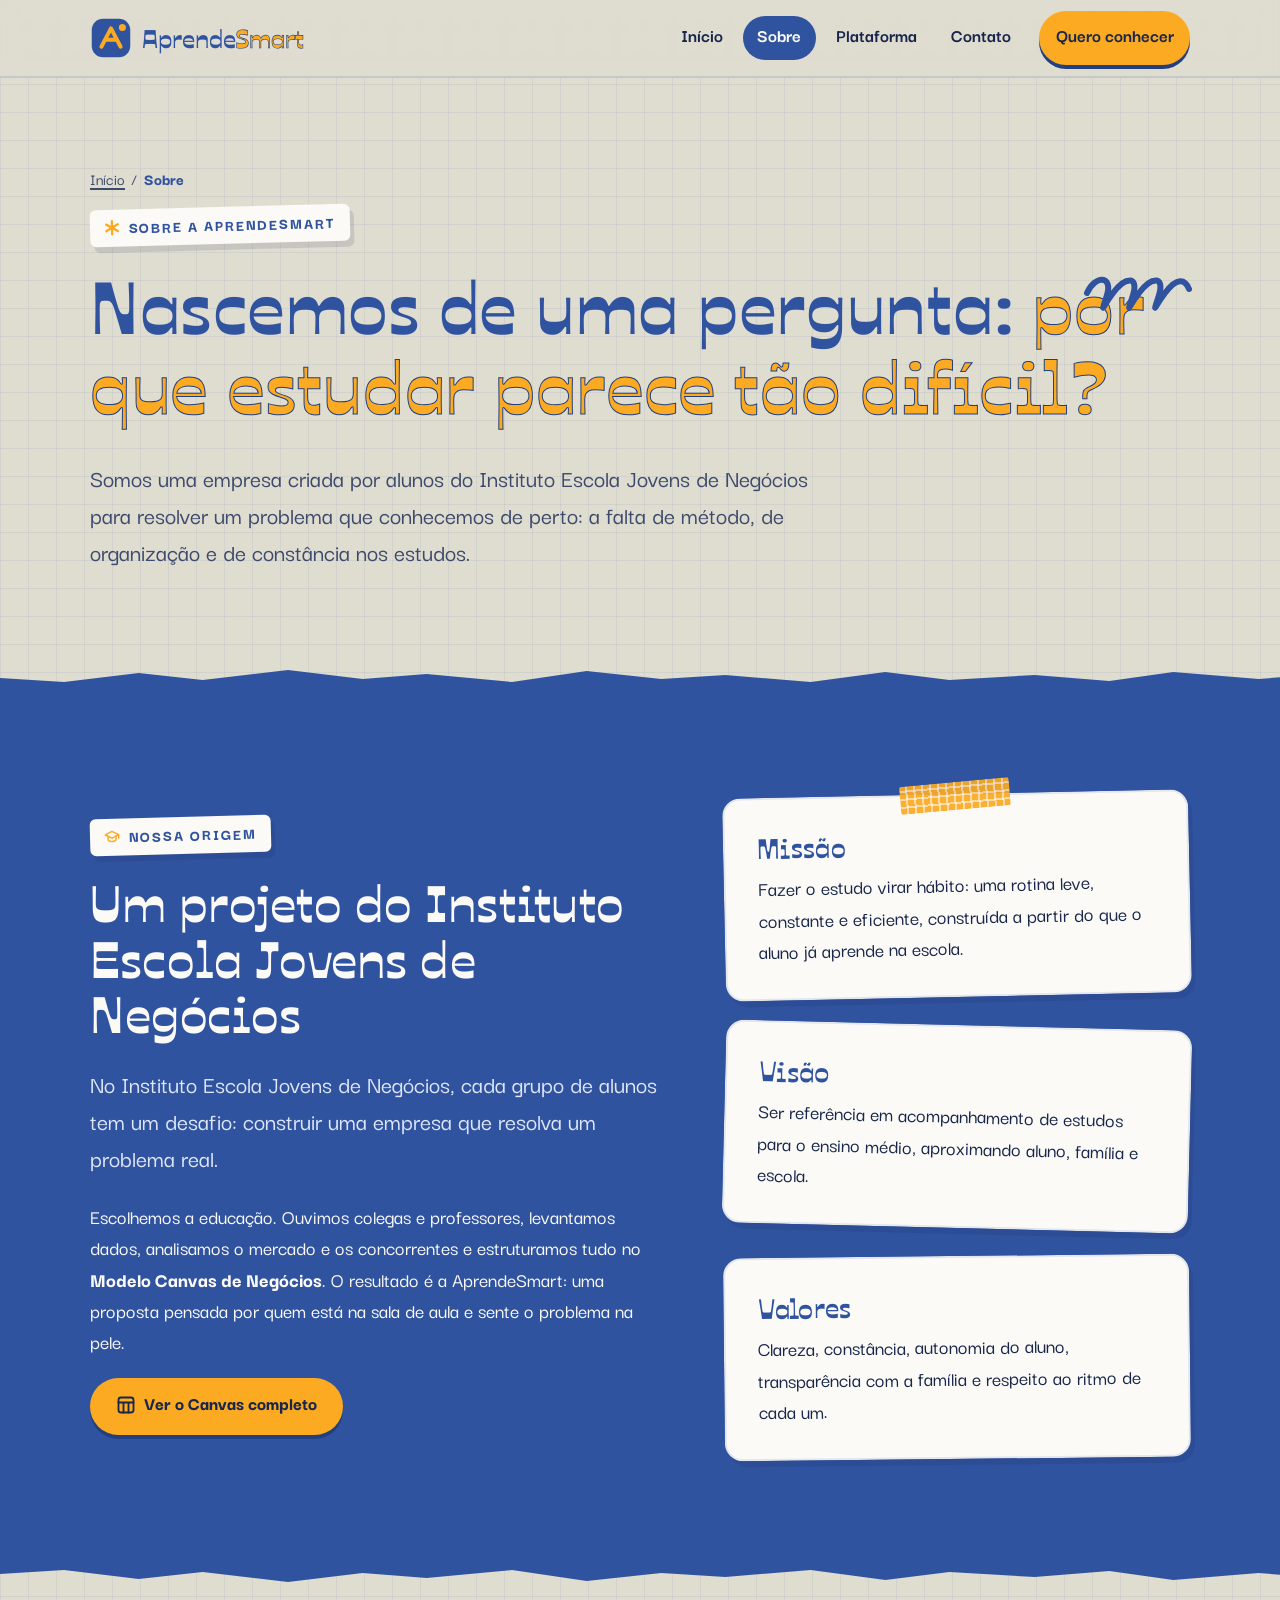
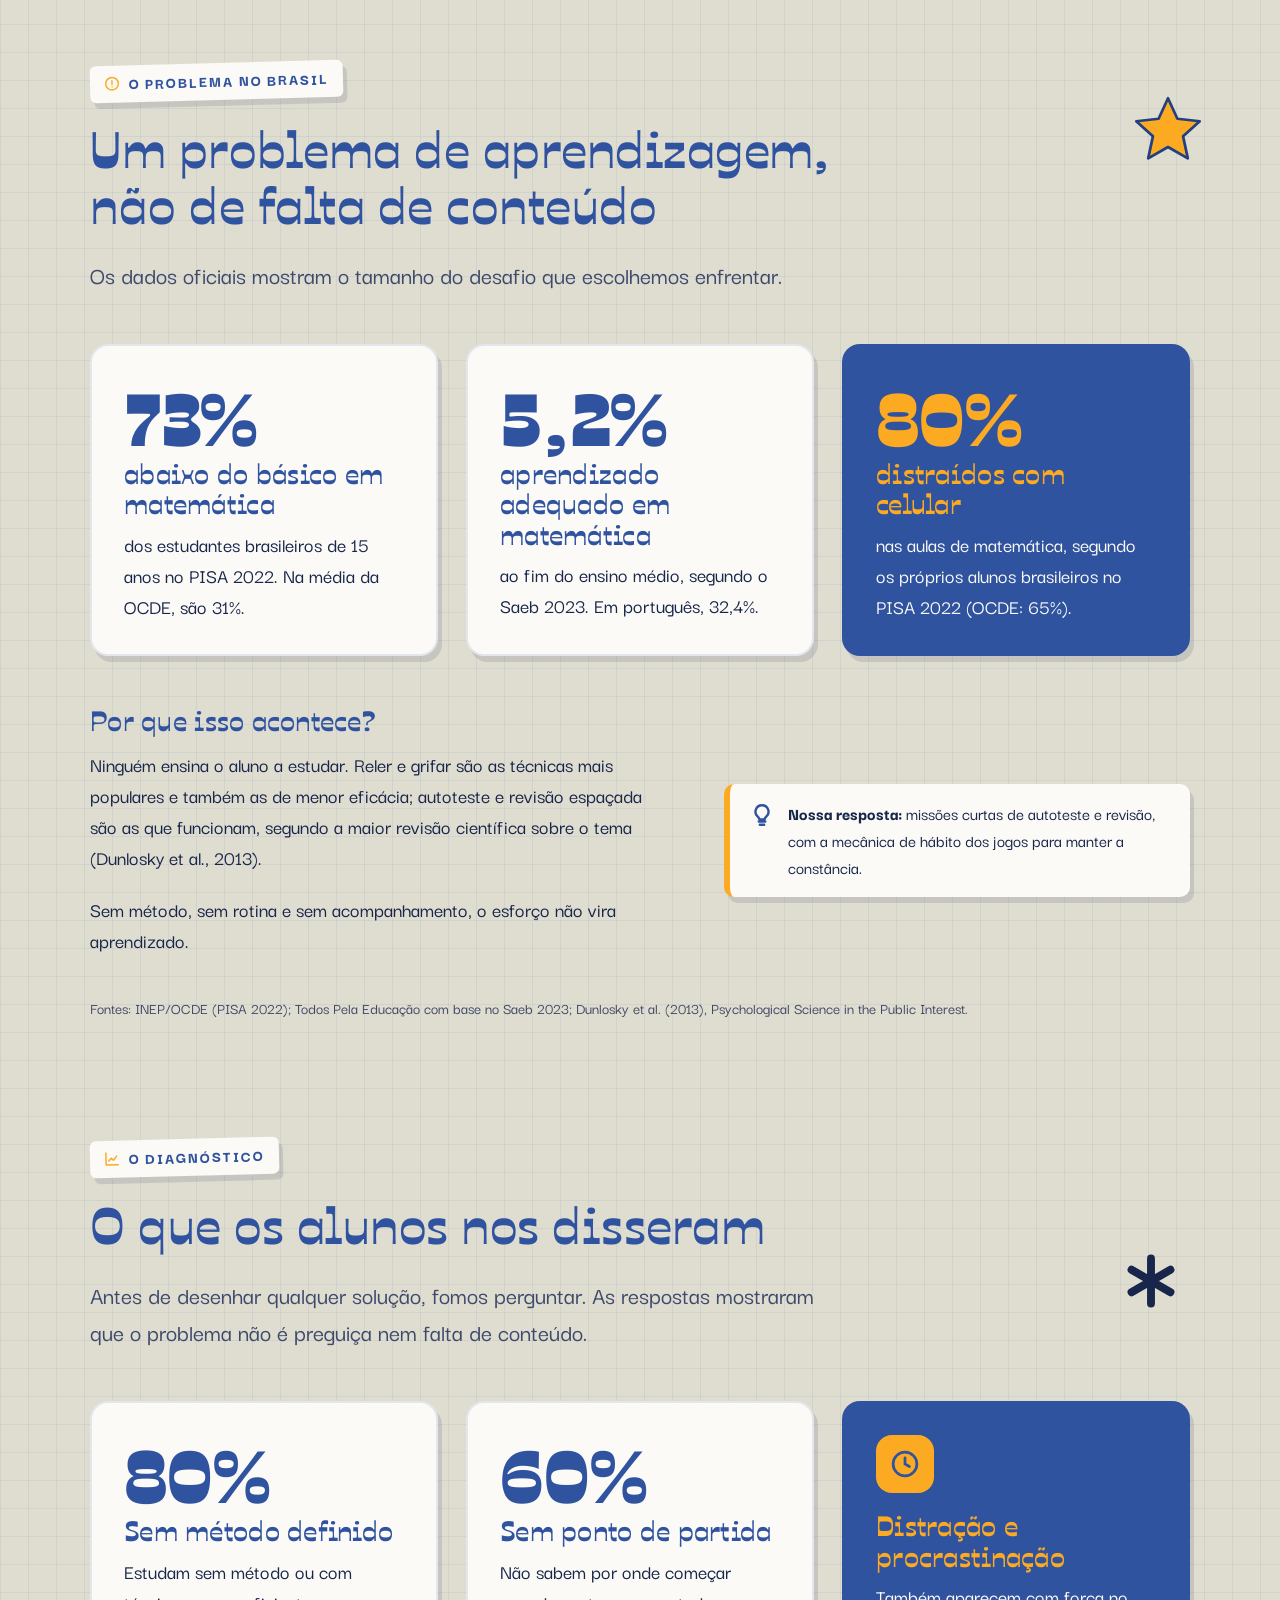
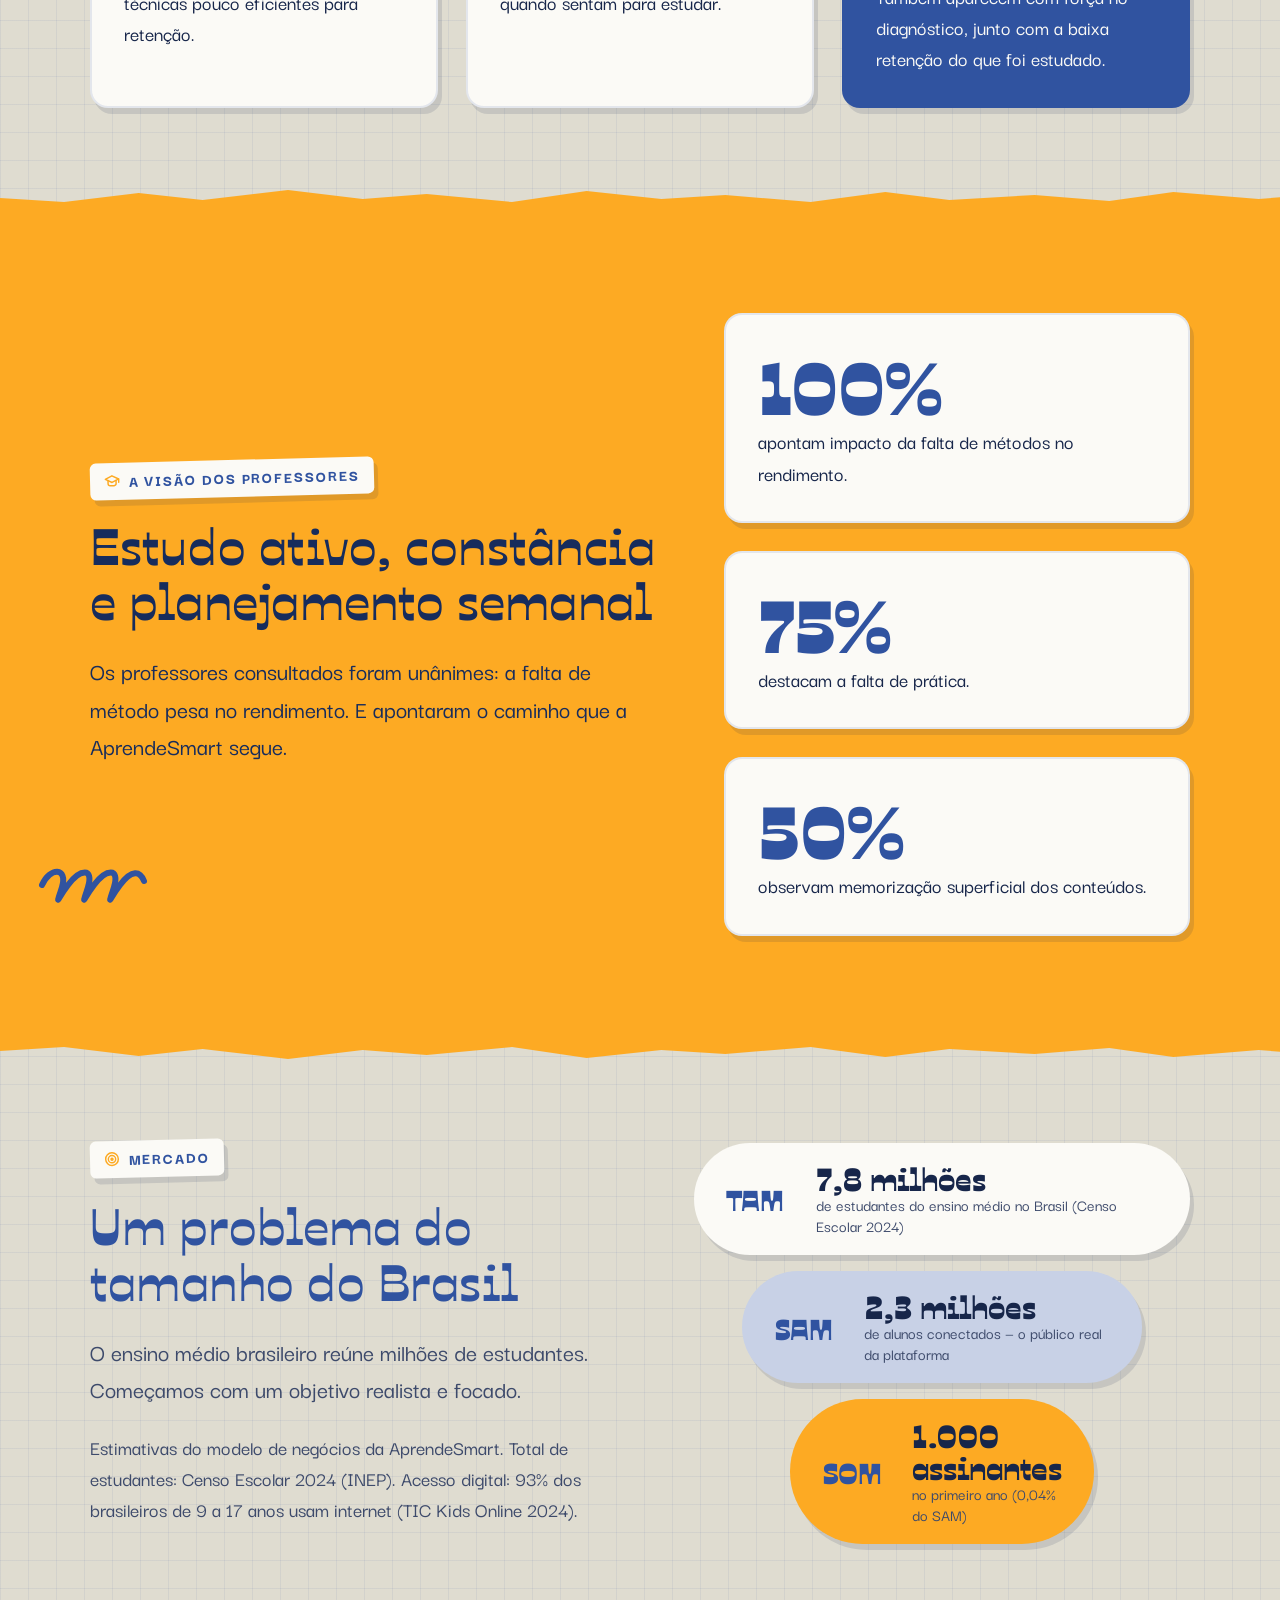
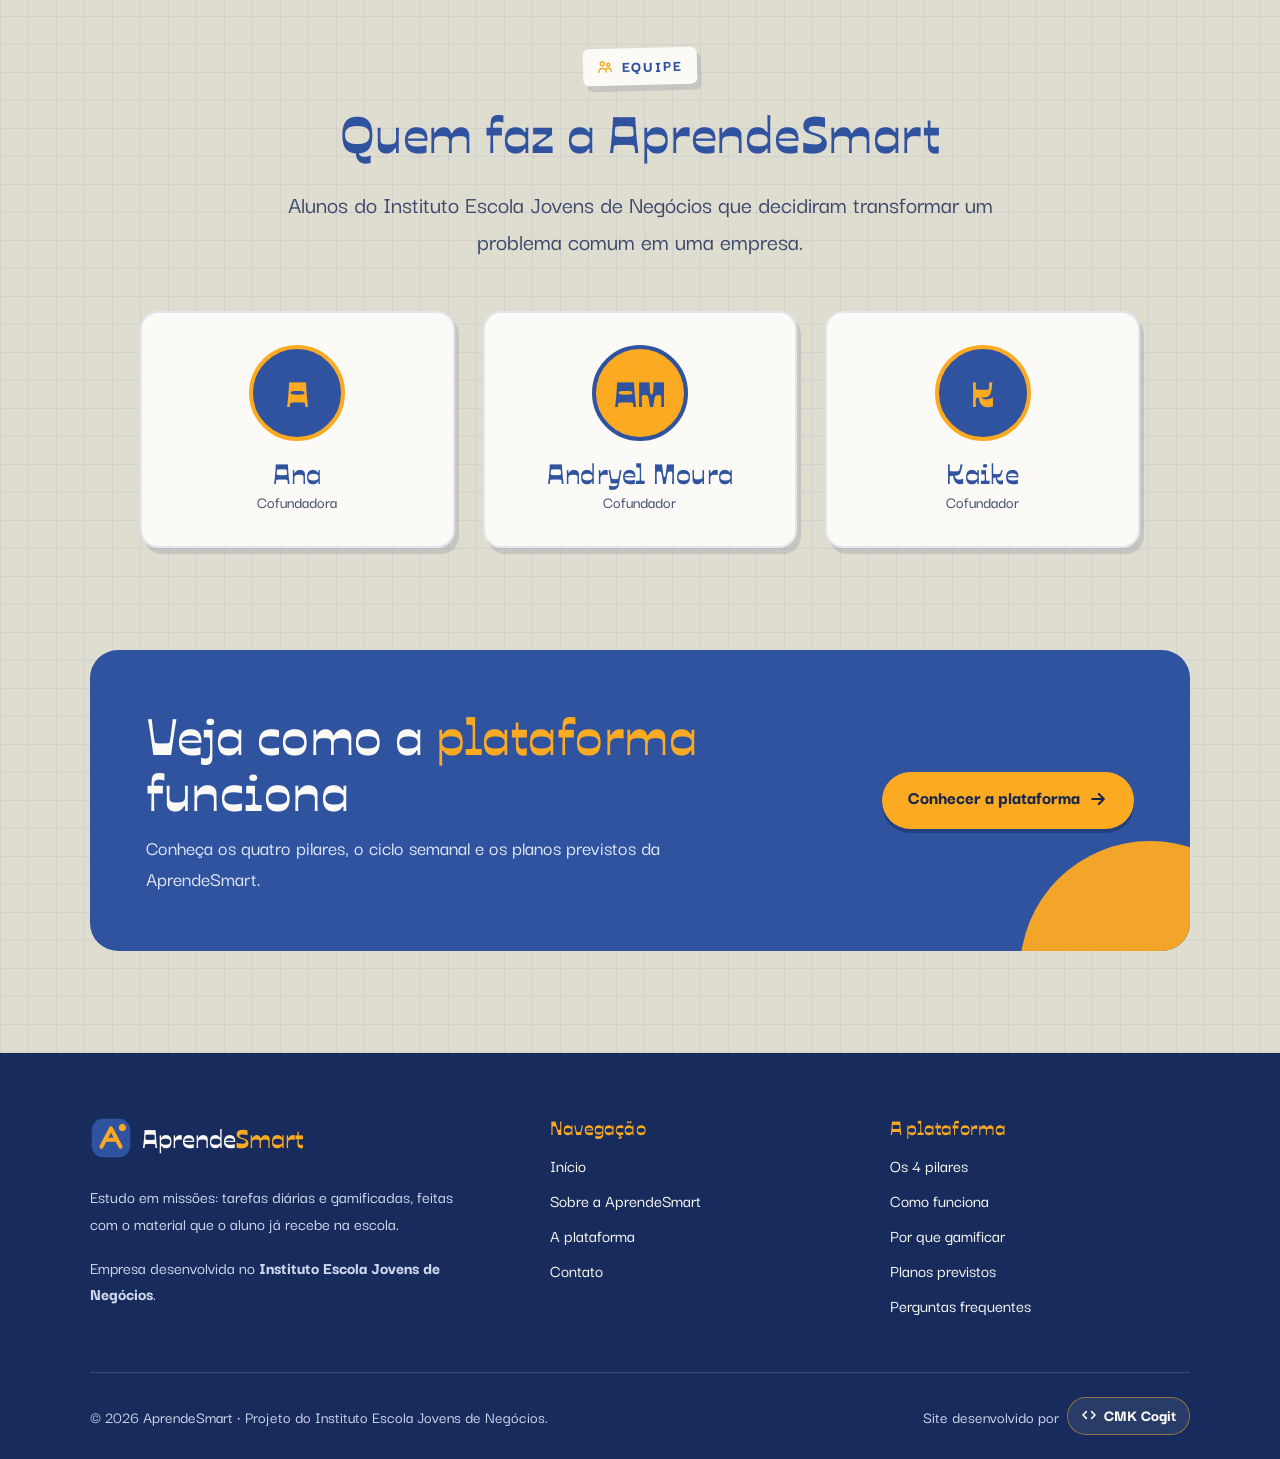
<file: sobre.html>
<!doctype html>
<html lang="pt-BR" class="no-js">
<head>
  <meta charset="utf-8">
  <meta name="viewport" content="width=device-width, initial-scale=1">
  <title>Sobre | AprendeSmart — empresa criada na Escola Jovens de Negócios</title>
  <meta name="description" content="Conheça a AprendeSmart: empresa criada por alunos do Instituto Escola Jovens de Negócios para resolver a falta de método, organização e constância nos estudos.">
  <meta name="keywords" content="AprendeSmart, rotina de estudos, estudo gamificado, gamificação, missões diárias, organização de estudos, método de estudo, ensino médio, acompanhamento semanal, revisão, estudo ativo, Escola Jovens de Negócios">
  <meta name="author" content="AprendeSmart">
  <meta name="robots" content="index, follow, max-image-preview:large">
  <meta name="theme-color" content="#3053a0">
  <link rel="canonical" href="https://aprendesmart.cmkcogit.com.br/sobre.html">

  <!-- Open Graph / redes sociais -->
  <meta property="og:type" content="website">
  <meta property="og:locale" content="pt_BR">
  <meta property="og:site_name" content="AprendeSmart">
  <meta property="og:title" content="Sobre | AprendeSmart — empresa criada na Escola Jovens de Negócios">
  <meta property="og:description" content="Conheça a AprendeSmart: empresa criada por alunos do Instituto Escola Jovens de Negócios para resolver a falta de método, organização e constância nos estudos.">
  <meta property="og:url" content="https://aprendesmart.cmkcogit.com.br/sobre.html">
  <meta property="og:image" content="https://aprendesmart.cmkcogit.com.br/assets/img/og-aprendesmart.png">
  <meta property="og:image:width" content="1200">
  <meta property="og:image:height" content="630">
  <meta property="og:image:alt" content="AprendeSmart — plataforma de acompanhamento semanal de estudos">
  <meta name="twitter:card" content="summary_large_image">
  <meta name="twitter:title" content="Sobre | AprendeSmart — empresa criada na Escola Jovens de Negócios">
  <meta name="twitter:description" content="Conheça a AprendeSmart: empresa criada por alunos do Instituto Escola Jovens de Negócios para resolver a falta de método, organização e constância nos estudos.">
  <meta name="twitter:image" content="https://aprendesmart.cmkcogit.com.br/assets/img/og-aprendesmart.png">

  <!-- Ícones -->
  <link rel="icon" href="assets/img/favicon.svg" type="image/svg+xml">
  <link rel="icon" href="assets/img/favicon-32.png" sizes="32x32" type="image/png">
  <link rel="apple-touch-icon" href="assets/img/apple-touch-icon.png">
  <link rel="manifest" href="site.webmanifest">

  <!-- Fontes da identidade visual: Ojuju (títulos) e Darker Grotesque (textos) -->
  <link rel="preconnect" href="https://fonts.googleapis.com">
  <link rel="preconnect" href="https://fonts.gstatic.com" crossorigin>
  <link href="https://fonts.googleapis.com/css2?family=Darker+Grotesque:wght@400;500;700;800;900&family=Ojuju:wght@400;700;800&display=swap" rel="stylesheet">
  <link rel="stylesheet" href="assets/css/style.css">

  <!-- Dados estruturados (Schema.org) -->
  <script type="application/ld+json">
{
  "@context": "https://schema.org",
  "@type": "AboutPage",
  "name": "Sobre a AprendeSmart",
  "url": "https://aprendesmart.cmkcogit.com.br/sobre.html",
  "inLanguage": "pt-BR",
  "about": {
    "@id": "https://aprendesmart.cmkcogit.com.br/#organizacao"
  }
}
  </script>
  <script type="application/ld+json">
{
  "@context": "https://schema.org",
  "@type": "BreadcrumbList",
  "itemListElement": [
    {
      "@type": "ListItem",
      "position": 1,
      "name": "Início",
      "item": "https://aprendesmart.cmkcogit.com.br/"
    },
    {
      "@type": "ListItem",
      "position": 2,
      "name": "Sobre",
      "item": "https://aprendesmart.cmkcogit.com.br/sobre.html"
    }
  ]
}
  </script>
</head>
<body>
  <svg xmlns="http://www.w3.org/2000/svg" style="display:none" aria-hidden="true">
  <symbol id="i-asterisco" viewBox="0 0 48 48"><g stroke="currentColor" stroke-width="7" stroke-linecap="round"><path d="M24 4v40M6.7 14l34.6 20M6.7 34l34.6-20"/></g></symbol>
  <symbol id="i-mola" viewBox="0 0 120 50"><path d="M4 30c8-18 26-18 20 2s-6 14 6-2 26-18 20 2-6 14 6-2 26-18 20 2-6 14 6-2 20-14 24-4" fill="none" stroke="currentColor" stroke-width="6" stroke-linecap="round"/></symbol>
  <symbol id="i-estrela" viewBox="0 0 64 64"><path d="M32 3l8.6 18.7 20.4 2.3-15.2 13.8 4.3 20.1L32 47.6 13.9 57.9l4.3-20.1L3 24l20.4-2.3z" fill="currentColor" stroke="#22407f" stroke-width="2.5" stroke-linejoin="round"/></symbol>
  <symbol id="i-logo" viewBox="0 0 48 48"><rect x="2" y="2" width="44" height="44" rx="13" fill="#3053a0"/><path d="M13 34l11-21 11 21M17.5 26h13" fill="none" stroke="#fdaa23" stroke-width="4.5" stroke-linecap="round" stroke-linejoin="round"/><circle cx="37" cy="12" r="4" fill="#fdaa23"/></symbol>
  <symbol id="i-check" viewBox="0 0 24 24"><path d="M5 12.5l4.5 4.5L19 7.5" fill="none" stroke="currentColor" stroke-width="3.5" stroke-linecap="round" stroke-linejoin="round"/></symbol>
  <symbol id="i-seta" viewBox="0 0 24 24"><path d="M5 12h14M13 6l6 6-6 6" fill="none" stroke="currentColor" stroke-width="2.6" stroke-linecap="round" stroke-linejoin="round"/></symbol>
  <symbol id="i-bussola" viewBox="0 0 24 24"><g fill="none" stroke="currentColor" stroke-width="2.2" stroke-linecap="round" stroke-linejoin="round"><circle cx="12" cy="12" r="9.5"/><path d="M15.8 8.2l-2.2 5.4-5.4 2.2 2.2-5.4z"/></g></symbol>
  <symbol id="i-ajuste" viewBox="0 0 24 24"><g fill="none" stroke="currentColor" stroke-width="2.2" stroke-linecap="round"><path d="M4 6h9M17 6h3M4 12h3M11 12h9M4 18h11M19 18h1"/><circle cx="15" cy="6" r="2"/><circle cx="9" cy="12" r="2"/><circle cx="17" cy="18" r="2"/></g></symbol>
  <symbol id="i-revisao" viewBox="0 0 24 24"><g fill="none" stroke="currentColor" stroke-width="2.2" stroke-linecap="round" stroke-linejoin="round"><path d="M20 11a8 8 0 0 0-14.6-4.5M4 4v3h3M4 13a8 8 0 0 0 14.6 4.5M20 20v-3h-3"/></g></symbol>
  <symbol id="i-olho" viewBox="0 0 24 24"><g fill="none" stroke="currentColor" stroke-width="2.2" stroke-linecap="round" stroke-linejoin="round"><path d="M2 12s3.6-7 10-7 10 7 10 7-3.6 7-10 7S2 12 2 12z"/><circle cx="12" cy="12" r="3"/></g></symbol>
  <symbol id="i-calendario" viewBox="0 0 24 24"><g fill="none" stroke="currentColor" stroke-width="2.2" stroke-linecap="round" stroke-linejoin="round"><rect x="3" y="5" width="18" height="16" rx="3"/><path d="M3 10h18M8 3v4M16 3v4M8 14h2M14 14h2M8 17.5h2"/></g></symbol>
  <symbol id="i-livro" viewBox="0 0 24 24"><g fill="none" stroke="currentColor" stroke-width="2.2" stroke-linecap="round" stroke-linejoin="round"><path d="M12 6.5C10 5 7 4.5 3 5v14c4-.5 7 0 9 1.5 2-1.5 5-2 9-1.5V5c-4-.5-7 0-9 1.5zM12 6.5v14"/></g></symbol>
  <symbol id="i-alvo" viewBox="0 0 24 24"><g fill="none" stroke="currentColor" stroke-width="2.2" stroke-linecap="round"><circle cx="12" cy="12" r="9.5"/><circle cx="12" cy="12" r="5.5"/><circle cx="12" cy="12" r="1.5" fill="currentColor"/></g></symbol>
  <symbol id="i-familia" viewBox="0 0 24 24"><g fill="none" stroke="currentColor" stroke-width="2.2" stroke-linecap="round" stroke-linejoin="round"><circle cx="8" cy="7" r="3"/><circle cx="17" cy="9" r="2.4"/><path d="M2.5 20c.5-4 2.8-6 5.5-6s5 2 5.5 6M13.5 15.5c1-1 2.2-1.5 3.5-1.5 2.3 0 4 1.7 4.5 5"/></g></symbol>
  <symbol id="i-escola" viewBox="0 0 24 24"><g fill="none" stroke="currentColor" stroke-width="2.2" stroke-linecap="round" stroke-linejoin="round"><path d="M2 9l10-5 10 5-10 5z"/><path d="M6 11v5c0 1.5 2.7 3 6 3s6-1.5 6-3v-5M22 9v5"/></g></symbol>
  <symbol id="i-lampada" viewBox="0 0 24 24"><g fill="none" stroke="currentColor" stroke-width="2.2" stroke-linecap="round" stroke-linejoin="round"><path d="M9 18h6M10 21h4M12 3a6 6 0 0 0-3.6 10.8c.8.6 1.1 1.4 1.1 2.2h5c0-.8.3-1.6 1.1-2.2A6 6 0 0 0 12 3z"/></g></symbol>
  <symbol id="i-grafico" viewBox="0 0 24 24"><g fill="none" stroke="currentColor" stroke-width="2.2" stroke-linecap="round" stroke-linejoin="round"><path d="M3 3v18h18"/><path d="M7 15l4-4 3 3 5-6"/></g></symbol>
  <symbol id="i-relogio" viewBox="0 0 24 24"><g fill="none" stroke="currentColor" stroke-width="2.2" stroke-linecap="round"><circle cx="12" cy="12" r="9.5"/><path d="M12 7v5l3.5 2"/></g></symbol>
  <symbol id="i-alerta" viewBox="0 0 24 24"><g fill="none" stroke="currentColor" stroke-width="2.2" stroke-linecap="round" stroke-linejoin="round"><circle cx="12" cy="12" r="9.5"/><path d="M12 7.5v5.5M12 16.5v.01"/></g></symbol>
  <symbol id="i-email" viewBox="0 0 24 24"><g fill="none" stroke="currentColor" stroke-width="2.2" stroke-linecap="round" stroke-linejoin="round"><rect x="2.5" y="5" width="19" height="14" rx="3"/><path d="M3 7l9 6 9-6"/></g></symbol>
  <symbol id="i-pin" viewBox="0 0 24 24"><g fill="none" stroke="currentColor" stroke-width="2.2" stroke-linecap="round" stroke-linejoin="round"><path d="M12 21s-7-6.2-7-11.5A7 7 0 0 1 19 9.5C19 14.8 12 21 12 21z"/><circle cx="12" cy="9.5" r="2.5"/></g></symbol>
  <symbol id="i-codigo" viewBox="0 0 24 24"><g fill="none" stroke="currentColor" stroke-width="2.4" stroke-linecap="round" stroke-linejoin="round"><path d="M8 7l-5 5 5 5M16 7l5 5-5 5"/></g></symbol>
  <symbol id="i-menu" viewBox="0 0 24 24"><path d="M4 7h16M4 12h16M4 17h16" stroke="currentColor" stroke-width="2.6" stroke-linecap="round"/></symbol>
  <symbol id="i-quadro" viewBox="0 0 24 24"><g fill="none" stroke="currentColor" stroke-width="2.2" stroke-linecap="round" stroke-linejoin="round"><rect x="3" y="3" width="18" height="18" rx="3"/><path d="M3 9h18M9 9v12M15 9v12"/></g></symbol>
</svg>
  <a class="pular" href="#conteudo">Pular para o conteúdo</a>
  <header class="topo">
    <div class="container topo__inner">
      <a class="marca" href="index.html" aria-label="AprendeSmart — página inicial">
        <svg class="marca__icone" aria-hidden="true"><use href="#i-logo"/></svg>
        <span class="marca__nome">Aprende<span>Smart</span></span>
      </a>
      <button class="menu-toggle" type="button" aria-expanded="false" aria-controls="menu-principal" aria-label="Abrir menu"><svg aria-hidden="true"><use href="#i-menu"/></svg></button>
      <nav class="menu" id="menu-principal" aria-label="Menu principal">
        <a href="index.html">Início</a>
        <a href="sobre.html" aria-current="page">Sobre</a>
        <a href="plataforma.html">Plataforma</a>
        <a href="contato.html">Contato</a>
        <a class="btn btn--amarelo" href="contato.html#interesse">Quero conhecer</a>
      </nav>
    </div>
  </header>

  <main id="conteudo">
    <section class="pagina-topo">
      <svg class="deco deco--mola deco--esconder-mobile" style="right:6%;top:22%" aria-hidden="true"><use href="#i-mola"/></svg>
      <div class="container">
      <nav class="migalhas" aria-label="Você está em">
        <ol><li><a href="index.html">Início</a></li><li><span aria-current="page">Sobre</span></li></ol>
      </nav>
        <span class="etiqueta"><svg aria-hidden="true"><use href="#i-asterisco"/></svg>Sobre a AprendeSmart</span>
        <h1>Nascemos de uma pergunta: <span style="color:var(--amarelo);-webkit-text-stroke:1px var(--azul-escuro)">por que estudar parece tão difícil?</span></h1>
        <p class="lead">Somos uma empresa criada por alunos do Instituto Escola Jovens de Negócios para resolver um problema que conhecemos de perto: a falta de método, de organização e de constância nos estudos.</p>
      </div>
    </section>

    <section class="secao secao--azul rasgado-topo rasgado-base" id="origem" aria-labelledby="origem-titulo">
      <div class="container dividido">
        <div class="revelar">
          <span class="etiqueta"><svg aria-hidden="true"><use href="#i-escola"/></svg>Nossa origem</span>
          <h2 id="origem-titulo">Um projeto do Instituto Escola Jovens de Negócios</h2>
          <p class="lead">No Instituto Escola Jovens de Negócios, cada grupo de alunos tem um desafio: construir uma empresa que resolva um problema real.</p>
          <p>Escolhemos a educação. Ouvimos colegas e professores, levantamos dados, analisamos o mercado e os concorrentes e estruturamos tudo no <strong>Modelo Canvas de Negócios</strong>. O resultado é a AprendeSmart: uma proposta pensada por quem está na sala de aula e sente o problema na pele.</p>
          <a class="btn btn--amarelo" href="https://canva.link/o84y1xw00mshqzb" target="_blank" rel="noopener"><svg aria-hidden="true"><use href="#i-quadro"/></svg> Ver o Canvas completo</a>
        </div>
        <div class="grade revelar">
          <div class="cartao bilhete fita"><h3>Missão</h3><p>Fazer o estudo virar hábito: uma rotina leve, constante e eficiente, construída a partir do que o aluno já aprende na escola.</p></div>
          <div class="cartao bilhete"><h3>Visão</h3><p>Ser referência em acompanhamento de estudos para o ensino médio, aproximando aluno, família e escola.</p></div>
          <div class="cartao bilhete"><h3>Valores</h3><p>Clareza, constância, autonomia do aluno, transparência com a família e respeito ao ritmo de cada um.</p></div>
        </div>
      </div>
    </section>

    <section class="secao" aria-labelledby="brasil-titulo">
      <svg class="deco deco--estrela deco--esconder-mobile" style="right:6%;top:8%" aria-hidden="true"><use href="#i-estrela"/></svg>
      <div class="container">
        <div class="cabecalho-secao revelar">
          <span class="etiqueta"><svg aria-hidden="true"><use href="#i-alerta"/></svg>O problema no Brasil</span>
          <h2 id="brasil-titulo">Um problema de aprendizagem, não de falta de conteúdo</h2>
          <p class="lead">Os dados oficiais mostram o tamanho do desafio que escolhemos enfrentar.</p>
        </div>
        <div class="grade grade--3">
          <article class="cartao revelar"><span class="numero">73%</span><h3>abaixo do básico em matemática</h3><p>dos estudantes brasileiros de 15 anos no PISA 2022. Na média da OCDE, são 31%.</p></article>
          <article class="cartao revelar"><span class="numero">5,2%</span><h3>aprendizado adequado em matemática</h3><p>ao fim do ensino médio, segundo o Saeb 2023. Em português, 32,4%.</p></article>
          <article class="cartao cartao--azul revelar"><span class="numero">80%</span><h3>distraídos com celular</h3><p>nas aulas de matemática, segundo os próprios alunos brasileiros no PISA 2022 (OCDE: 65%).</p></article>
        </div>
        <div class="dividido mt-3">
          <div class="revelar">
            <h3>Por que isso acontece?</h3>
            <p>Ninguém ensina o aluno a estudar. Reler e grifar são as técnicas mais populares e também as de menor eficácia; autoteste e revisão espaçada são as que funcionam, segundo a maior revisão científica sobre o tema (Dunlosky et al., 2013).</p>
            <p>Sem método, sem rotina e sem acompanhamento, o esforço não vira aprendizado.</p>
          </div>
          <div class="aviso revelar" style="margin-top:0">
            <svg aria-hidden="true"><use href="#i-lampada"/></svg>
            <p><strong>Nossa resposta:</strong> missões curtas de autoteste e revisão, com a mecânica de hábito dos jogos para manter a constância.</p>
          </div>
        </div>
        <p class="fonte-dado">Fontes: INEP/OCDE (PISA 2022); Todos Pela Educação com base no Saeb 2023; Dunlosky et al. (2013), Psychological Science in the Public Interest.</p>
      </div>
    </section>

    <section class="secao" aria-labelledby="diag-titulo" style="padding-top:0">
      <svg class="deco deco--asterisco deco--esconder-mobile" style="right:8%;top:10%" aria-hidden="true"><use href="#i-asterisco"/></svg>
      <div class="container">
        <div class="cabecalho-secao revelar">
          <span class="etiqueta"><svg aria-hidden="true"><use href="#i-grafico"/></svg>O diagnóstico</span>
          <h2 id="diag-titulo">O que os alunos nos disseram</h2>
          <p class="lead">Antes de desenhar qualquer solução, fomos perguntar. As respostas mostraram que o problema não é preguiça nem falta de conteúdo.</p>
        </div>
        <div class="grade grade--3">
          <article class="cartao revelar"><span class="numero">80%</span><h3>Sem método definido</h3><p>Estudam sem método ou com técnicas pouco eficientes para retenção.</p></article>
          <article class="cartao revelar"><span class="numero">60%</span><h3>Sem ponto de partida</h3><p>Não sabem por onde começar quando sentam para estudar.</p></article>
          <article class="cartao cartao--azul revelar"><div class="cartao__icone"><svg aria-hidden="true"><use href="#i-relogio"/></svg></div><h3>Distração e procrastinação</h3><p>Também aparecem com força no diagnóstico, junto com a baixa retenção do que foi estudado.</p></article>
        </div>
      </div>
    </section>

    <section class="secao secao--amarela rasgado-topo rasgado-base" aria-labelledby="prof-titulo">
      <svg class="deco deco--mola deco--esconder-mobile" style="left:3%;bottom:10%" aria-hidden="true"><use href="#i-mola"/></svg>
      <div class="container dividido">
        <div class="revelar">
          <span class="etiqueta"><svg aria-hidden="true"><use href="#i-escola"/></svg>A visão dos professores</span>
          <h2 id="prof-titulo">Estudo ativo, constância e planejamento semanal</h2>
          <p class="lead" style="color:var(--azul-profundo)">Os professores consultados foram unânimes: a falta de método pesa no rendimento. E apontaram o caminho que a AprendeSmart segue.</p>
        </div>
        <div class="grade revelar">
          <div class="cartao"><span class="numero">100%</span><p>apontam impacto da falta de métodos no rendimento.</p></div>
          <div class="cartao"><span class="numero">75%</span><p>destacam a falta de prática.</p></div>
          <div class="cartao"><span class="numero">50%</span><p>observam memorização superficial dos conteúdos.</p></div>
        </div>
      </div>
    </section>

    <section class="secao" aria-labelledby="mercado-titulo">
      <div class="container dividido">
        <div class="revelar">
          <span class="etiqueta"><svg aria-hidden="true"><use href="#i-alvo"/></svg>Mercado</span>
          <h2 id="mercado-titulo">Um problema do tamanho do Brasil</h2>
          <p class="lead">O ensino médio brasileiro reúne milhões de estudantes. Começamos com um objetivo realista e focado.</p>
          <p class="texto-suave">Estimativas do modelo de negócios da AprendeSmart. Total de estudantes: Censo Escolar 2024 (INEP). Acesso digital: 93% dos brasileiros de 9 a 17 anos usam internet (TIC Kids Online 2024).</p>
        </div>
        <div class="funil revelar">
          <div class="funil__item"><span class="funil__sigla">TAM</span><div><div class="funil__valor">7,8 milhões</div><div class="funil__desc">de estudantes do ensino médio no Brasil (Censo Escolar 2024)</div></div></div>
          <div class="funil__item"><span class="funil__sigla">SAM</span><div><div class="funil__valor">2,3 milhões</div><div class="funil__desc">de alunos conectados — o público real da plataforma</div></div></div>
          <div class="funil__item"><span class="funil__sigla">SOM</span><div><div class="funil__valor">1.000 assinantes</div><div class="funil__desc">no primeiro ano (0,04% do SAM)</div></div></div>
        </div>
      </div>
    </section>

    <section class="secao" aria-labelledby="equipe-titulo" style="padding-top:0">
      <div class="container">
        <div class="cabecalho-secao cabecalho-secao--centro revelar">
          <span class="etiqueta"><svg aria-hidden="true"><use href="#i-familia"/></svg>Equipe</span>
          <h2 id="equipe-titulo">Quem faz a AprendeSmart</h2>
          <p class="lead">Alunos do Instituto Escola Jovens de Negócios que decidiram transformar um problema comum em uma empresa.</p>
        </div>
        <div class="grade grade--3" style="max-width:1000px;margin-inline:auto">
          <div class="cartao membro revelar"><div class="membro__avatar" aria-hidden="true">A</div><h3>Ana</h3><p>Cofundadora</p></div>
          <div class="cartao membro revelar"><div class="membro__avatar" aria-hidden="true">AM</div><h3>Andryel Moura</h3><p>Cofundador</p></div>
          <div class="cartao membro revelar"><div class="membro__avatar" aria-hidden="true">K</div><h3>Kaike</h3><p>Cofundador</p></div>
        </div>
      </div>
    </section>

    <section class="secao" style="padding-top:0">
      <div class="container">
        <div class="cta revelar">
          <div>
            <h2>Veja como a <span>plataforma</span> funciona</h2>
            <p>Conheça os quatro pilares, o ciclo semanal e os planos previstos da AprendeSmart.</p>
          </div>
          <div class="cta__acoes"><a class="btn btn--amarelo" href="plataforma.html">Conhecer a plataforma <svg aria-hidden="true"><use href="#i-seta"/></svg></a></div>
        </div>
      </div>
    </section>
  </main>

  <footer class="rodape">
    <div class="container">
      <div class="rodape__grid">
        <div class="rodape__marca">
          <a class="marca" href="index.html" aria-label="AprendeSmart — página inicial">
            <svg class="marca__icone" aria-hidden="true"><use href="#i-logo"/></svg>
            <span class="marca__nome">Aprende<span>Smart</span></span>
          </a>
          <p>Estudo em missões: tarefas diárias e gamificadas, feitas com o material que o aluno já recebe na escola.</p>
          <p>Empresa desenvolvida no <strong>Instituto Escola Jovens de Negócios</strong>.</p>
        </div>
        <nav aria-label="Mapa do site">
          <h2>Navegação</h2>
          <ul>
            <li><a href="index.html">Início</a></li>
            <li><a href="sobre.html">Sobre a AprendeSmart</a></li>
            <li><a href="plataforma.html">A plataforma</a></li>
            <li><a href="contato.html">Contato</a></li>
          </ul>
        </nav>
        <div>
          <h2>A plataforma</h2>
          <ul>
            <li><a href="plataforma.html#pilares">Os 4 pilares</a></li>
            <li><a href="plataforma.html#como-funciona">Como funciona</a></li>
            <li><a href="plataforma.html#gamificacao">Por que gamificar</a></li>
            <li><a href="plataforma.html#planos">Planos previstos</a></li>
            <li><a href="contato.html#perguntas">Perguntas frequentes</a></li>
          </ul>
        </div>
      </div>
      <div class="rodape__base">
        <p style="margin:0">© <span data-ano>2026</span> AprendeSmart · Projeto do Instituto Escola Jovens de Negócios.</p>
        <p class="creditos" style="margin:0">Site desenvolvido por
          <a href="https://cmkcogit.com.br" target="_blank" rel="noopener"><svg aria-hidden="true"><use href="#i-codigo"/></svg> CMK Cogit</a>
        </p>
      </div>
    </div>
  </footer>
  <script src="assets/js/main.js" defer></script>
</body>
</html>
</file>
<file: assets/css/style.css>
/* =========================================================
   AprendeSmart — Site institucional
   Desenvolvido por CMK Cogit
   Identidade: azul #3053A0 · amarelo #FDAA23 · cinza-papel
   Fontes: Ojuju (títulos) · Darker Grotesque (texto)
   ========================================================= */

:root {
  /* Paleta da identidade visual (extraída da apresentação) */
  --azul: #3053a0;
  --azul-escuro: #22407f;
  --azul-profundo: #172c5c;
  --amarelo: #fdaa23;
  --amarelo-claro: #ffc864;
  --cinza: #dfdcd0;          /* fundo "papel" */
  --cinza-claro: #ebe9e0;
  --cinza-medio: #c9c5b6;
  --branco: #fbfaf6;
  --tinta: #17264a;          /* texto principal */
  --tinta-suave: #3d4a6b;

  --fonte-titulo: "Ojuju", "Trebuchet MS", sans-serif;
  --fonte-texto: "Darker Grotesque", "Segoe UI", system-ui, sans-serif;

  --raio: 18px;
  --raio-sm: 10px;
  --sombra: 0 14px 34px -18px rgba(23, 38, 74, .45);
  --sombra-papel: 4px 6px 0 rgba(23, 38, 74, .12);
  --largura: 1180px;
  --gutter: clamp(16px, 4vw, 40px);
}

*,
*::before,
*::after { box-sizing: border-box; }

html { scroll-behavior: smooth; -webkit-text-size-adjust: 100%; }

body {
  margin: 0;
  font-family: var(--fonte-texto);
  font-size: clamp(1.15rem, 1.05rem + .35vw, 1.3rem);
  font-weight: 500;
  line-height: 1.5;
  color: var(--tinta);
  background-color: var(--cinza);
  /* papel quadriculado, como nos slides */
  background-image:
    linear-gradient(rgba(48, 83, 160, .07) 1px, transparent 1px),
    linear-gradient(90deg, rgba(48, 83, 160, .07) 1px, transparent 1px);
  background-size: 28px 28px;
  overflow-x: hidden;
}

img, svg { max-width: 100%; display: block; }

h1, h2, h3, h4 {
  font-family: var(--fonte-titulo);
  font-weight: 700;
  line-height: 1.08;
  margin: 0 0 .5em;
  letter-spacing: .01em;
  color: var(--azul);
}
h1 { font-size: clamp(2.5rem, 1.6rem + 4vw, 4.6rem); }
h2 { font-size: clamp(2rem, 1.4rem + 2.4vw, 3.2rem); }
h3 { font-size: clamp(1.35rem, 1.15rem + .8vw, 1.75rem); }
h4 { font-size: 1.2rem; }

p { margin: 0 0 1em; }
strong { font-weight: 800; }

a { color: var(--azul); text-decoration-thickness: 2px; text-underline-offset: 3px; }
a:hover { color: var(--azul-escuro); }

:focus-visible {
  outline: 3px solid var(--amarelo);
  outline-offset: 3px;
  border-radius: 4px;
}

.sr-only {
  position: absolute; width: 1px; height: 1px; padding: 0; margin: -1px;
  overflow: hidden; clip: rect(0 0 0 0); white-space: nowrap; border: 0;
}

.pular {
  position: absolute; left: 12px; top: -60px; z-index: 100;
  background: var(--amarelo); color: var(--tinta);
  padding: .6rem 1rem; border-radius: var(--raio-sm); font-weight: 800;
  transition: top .2s;
}
.pular:focus { top: 12px; }

.container {
  width: 100%;
  max-width: var(--largura);
  margin-inline: auto;
  padding-inline: var(--gutter);
}

/* ---------------- Cabeçalho ---------------- */
.topo {
  position: sticky; top: 0; z-index: 50;
  background: rgba(223, 220, 208, .92);
  backdrop-filter: blur(8px);
  -webkit-backdrop-filter: blur(8px);
  border-bottom: 2px solid rgba(48, 83, 160, .14);
}
.topo__inner {
  display: flex; align-items: center; justify-content: space-between;
  gap: 1rem; min-height: 76px;
}
.marca {
  display: inline-flex; align-items: center; gap: .6rem;
  text-decoration: none; color: var(--azul);
}
.marca__icone { width: 42px; height: 42px; flex: none; }
.marca__nome {
  font-family: var(--fonte-titulo); font-size: 1.6rem; font-weight: 700; line-height: 1;
}
.marca__nome span { color: var(--amarelo); -webkit-text-stroke: .6px var(--azul-escuro); }

.menu { display: flex; align-items: center; gap: .35rem; }
.menu a {
  text-decoration: none; color: var(--tinta);
  font-weight: 700; font-size: 1.2rem;
  padding: .45rem .9rem; border-radius: 999px;
  transition: background .2s, color .2s;
}
.menu a:hover { background: rgba(48, 83, 160, .1); color: var(--azul); }
.menu a[aria-current="page"] { background: var(--azul); color: var(--branco); }
.menu .btn { margin-left: .5rem; }

.menu-toggle {
  display: none;
  background: var(--azul); color: var(--branco);
  border: 0; border-radius: 12px; width: 48px; height: 48px;
  cursor: pointer; align-items: center; justify-content: center;
}
.menu-toggle svg { width: 26px; height: 26px; }

@media (max-width: 880px) {
  .menu-toggle { display: inline-flex; }
  .menu {
    position: absolute; left: 0; right: 0; top: 100%;
    flex-direction: column; align-items: stretch; gap: .25rem;
    padding: 1rem var(--gutter) 1.5rem;
    background: var(--cinza);
    border-bottom: 3px solid var(--azul);
    box-shadow: var(--sombra);
    display: none;
  }
  .menu.aberto { display: flex; }
  .menu a { padding: .8rem 1rem; }
  .menu .btn { margin: .5rem 0 0; justify-content: center; }
}

/* ---------------- Botões ---------------- */
.btn {
  display: inline-flex; align-items: center; justify-content: center; gap: .5rem;
  font-family: var(--fonte-texto); font-weight: 800; font-size: 1.2rem; line-height: 1;
  padding: .95rem 1.5rem; border-radius: 999px; border: 2px solid transparent;
  text-decoration: none; cursor: pointer;
  transition: transform .15s ease, box-shadow .15s ease, background .2s;
}
.btn:hover { transform: translateY(-2px); }
.btn--amarelo {
  background: var(--amarelo); color: var(--tinta) !important;
  box-shadow: 0 4px 0 var(--azul-escuro);
}
.btn--amarelo:hover { box-shadow: 0 6px 0 var(--azul-escuro); background: var(--amarelo-claro); }
.btn--azul { background: var(--azul); color: var(--branco) !important; box-shadow: 0 4px 0 var(--tinta); }
.btn--azul:hover { background: var(--azul-escuro); box-shadow: 0 6px 0 var(--tinta); }
.btn--contorno { border-color: currentColor; color: inherit; background: transparent; }
.btn--contorno:hover { background: rgba(255, 255, 255, .12); }
.btn svg { width: 20px; height: 20px; }

/* ---------------- Seções ---------------- */
.secao { padding-block: clamp(4rem, 8vw, 7rem); position: relative; }
.secao--azul {
  background: var(--azul); color: var(--branco);
}
.secao--azul h2, .secao--azul h3 { color: var(--branco); }
.secao--azul a:not(.btn) { color: var(--amarelo-claro); }
.secao--amarela { background: var(--amarelo); }
.secao--amarela h2, .secao--amarela h3 { color: var(--azul-profundo); }

/* borda rasgada (papel) entre seções */
.rasgado-topo::before,
.rasgado-base::after {
  content: ""; position: absolute; left: 0; right: 0; height: 26px;
  background: inherit;
  -webkit-mask: url("data:image/svg+xml,%3Csvg xmlns='http://www.w3.org/2000/svg' viewBox='0 0 120 26' preserveAspectRatio='none'%3E%3Cpath d='M0 26V12l6 4 7-9 6 7 8-10 7 9 6-5 8 8 7-11 7 8 6-4 8 7 7-10 6 8 8-5 7 6 6-9 8 7 7-6V26z'/%3E%3C/svg%3E") center / 100% 100%;
          mask: url("data:image/svg+xml,%3Csvg xmlns='http://www.w3.org/2000/svg' viewBox='0 0 120 26' preserveAspectRatio='none'%3E%3Cpath d='M0 26V12l6 4 7-9 6 7 8-10 7 9 6-5 8 8 7-11 7 8 6-4 8 7 7-10 6 8 8-5 7 6 6-9 8 7 7-6V26z'/%3E%3C/svg%3E") center / 100% 100%;
}
.rasgado-topo::before { top: -25px; }
.rasgado-base::after { bottom: -25px; transform: scaleY(-1); z-index: 2; }

.etiqueta {
  display: inline-flex; align-items: center; gap: .5rem;
  font-weight: 800; font-size: 1rem; letter-spacing: .12em; text-transform: uppercase;
  color: var(--azul);
  background: var(--branco);
  padding: .4rem .9rem; border-radius: 6px;
  box-shadow: var(--sombra-papel);
  transform: rotate(-1.5deg);
  margin-bottom: 1.2rem;
}
.etiqueta svg { width: 16px; height: 16px; color: var(--amarelo); }
.secao--azul .etiqueta { color: var(--azul); }

.cabecalho-secao { max-width: 760px; margin-bottom: clamp(2rem, 4vw, 3.2rem); }
.cabecalho-secao--centro { margin-inline: auto; text-align: center; }
.lead { font-size: clamp(1.25rem, 1.1rem + .6vw, 1.55rem); color: var(--tinta-suave); }
.secao--azul .lead { color: #dfe6f7; }

.grade { display: grid; gap: clamp(1rem, 2.5vw, 1.75rem); }
.grade--2 { grid-template-columns: repeat(auto-fit, minmax(min(100%, 420px), 1fr)); }
.grade--3 { grid-template-columns: repeat(auto-fit, minmax(min(100%, 290px), 1fr)); }
.grade--4 { grid-template-columns: repeat(auto-fit, minmax(min(100%, 240px), 1fr)); }

.dividido {
  display: grid; gap: clamp(2rem, 5vw, 4rem);
  grid-template-columns: 1.1fr .9fr; align-items: center;
}
@media (max-width: 880px) { .dividido { grid-template-columns: 1fr; } }

/* ---------------- Cartões ---------------- */
.cartao {
  background: var(--branco);
  border-radius: var(--raio);
  padding: clamp(1.4rem, 3vw, 2rem);
  box-shadow: var(--sombra-papel);
  border: 2px solid rgba(48, 83, 160, .12);
  position: relative;
}
.cartao h3 { margin-bottom: .4em; }
.cartao p:last-child { margin-bottom: 0; }
.cartao__icone {
  width: 58px; height: 58px; border-radius: 16px;
  display: grid; place-items: center;
  background: var(--azul); color: var(--amarelo);
  margin-bottom: 1rem;
}
.cartao__icone svg { width: 30px; height: 30px; }
.cartao--azul { background: var(--azul); color: var(--branco); border-color: transparent; }
.cartao--azul h3 { color: var(--amarelo); }
.cartao--azul .cartao__icone { background: var(--amarelo); color: var(--azul); }
.cartao--amarelo { background: var(--amarelo); border-color: transparent; }
.cartao--amarelo h3 { color: var(--azul-profundo); }
.secao--azul .cartao { color: var(--tinta); }
.secao--azul .cartao h3 { color: var(--azul); }

/* bilhete inclinado (post-it dos slides) */
.bilhete { transform: rotate(-1.2deg); }
.bilhete:nth-child(2n) { transform: rotate(1.4deg); }
.bilhete:nth-child(3n) { transform: rotate(-.6deg); }

/* fita adesiva */
.fita::before {
  content: ""; position: absolute; top: -14px; left: 50%;
  width: 110px; height: 28px; transform: translateX(-50%) rotate(-4deg);
  background:
    repeating-linear-gradient(0deg, transparent 0 6px, rgba(255,255,255,.55) 6px 8px),
    repeating-linear-gradient(90deg, transparent 0 6px, rgba(255,255,255,.55) 6px 8px),
    var(--amarelo);
  opacity: .92;
  border-radius: 2px;
}

/* ---------------- Hero ---------------- */
.hero { padding-block: clamp(3rem, 7vw, 6rem) clamp(4rem, 9vw, 7.5rem); position: relative; overflow: hidden; }
.hero__grid {
  display: grid; grid-template-columns: 1.15fr .85fr; gap: clamp(2rem, 5vw, 4rem); align-items: center;
}
.hero h1 span { color: var(--amarelo); -webkit-text-stroke: 1px var(--azul-escuro); }
.hero__texto .lead { max-width: 580px; }
.hero__acoes { display: flex; flex-wrap: wrap; gap: .9rem; margin-top: 2rem; }
.selo-ejn {
  display: inline-flex; align-items: center; gap: .7rem;
  background: var(--azul); color: var(--branco);
  padding: .5rem 1rem .5rem .5rem; border-radius: 999px;
  font-weight: 700; font-size: 1.02rem; line-height: 1.15;
  margin-bottom: 1.5rem; text-decoration: none;
}
.selo-ejn:hover { color: var(--branco); background: var(--azul-escuro); }
.selo-ejn b { color: var(--amarelo); }
.selo-ejn__ponto {
  width: 34px; height: 34px; border-radius: 50%; background: var(--amarelo); color: var(--azul);
  display: grid; place-items: center; flex: none;
}
.selo-ejn__ponto svg { width: 18px; height: 18px; }

.hero__visual { position: relative; min-height: 440px; }
.hero__sol {
  position: absolute; width: 78%; aspect-ratio: 1; right: 0; top: 0;
  border-radius: 50%; background: var(--amarelo);
}
.hero__painel {
  position: relative; z-index: 2; margin: 70px 0 0 auto; width: min(100%, 400px);
  background: var(--azul); color: var(--branco);
  border-radius: 22px; padding: 1.5rem; box-shadow: var(--sombra);
  transform: rotate(2deg);
}
.hero__painel h2 { font-size: 1.4rem; color: var(--amarelo); margin-bottom: .2rem; }
.hero__painel small { color: #c9d4ee; font-size: 1rem; }

.semana { list-style: none; margin: 1rem 0 0; padding: 0; display: grid; gap: .55rem; }
.semana li {
  display: flex; align-items: center; gap: .7rem;
  background: rgba(255, 255, 255, .1); border-radius: 12px; padding: .55rem .8rem;
  font-size: 1.05rem; line-height: 1.2;
}
.semana__dia {
  font-family: var(--fonte-titulo); font-size: .95rem; min-width: 38px; color: var(--amarelo);
}
.semana__check {
  margin-left: auto; width: 22px; height: 22px; border-radius: 6px; flex: none;
  border: 2px solid rgba(255, 255, 255, .6); display: grid; place-items: center;
}
.semana__check.ok { background: var(--amarelo); border-color: var(--amarelo); color: var(--azul); }
.semana__check svg { width: 14px; height: 14px; }
.progresso { margin-top: 1rem; }
.progresso__barra { height: 12px; border-radius: 99px; background: rgba(255, 255, 255, .18); overflow: hidden; }
.progresso__barra i { display: block; height: 100%; width: 62%; background: var(--amarelo); border-radius: inherit; }
.progresso__rotulo { display: flex; justify-content: space-between; font-size: 1rem; margin-top: .35rem; color: #dfe6f7; }

.adesivo {
  position: absolute; z-index: 3; background: var(--branco);
  font-weight: 800; font-size: .95rem; letter-spacing: .08em; text-transform: uppercase;
  padding: .5rem .9rem; box-shadow: var(--sombra-papel); color: var(--azul);
}
.adesivo--1 { left: 0; top: 40px; transform: rotate(-8deg); }
.adesivo--2 { left: 8%; bottom: -16px; transform: rotate(5deg); }

@media (max-width: 880px) {
  .hero__grid { grid-template-columns: 1fr; }
  .hero__visual { min-height: 0; padding-top: 1rem; }
  .hero__sol { width: 70%; right: -10%; }
  .hero__painel { margin: 40px auto 0; }
}

/* ---------------- Decorações ---------------- */
.deco { position: absolute; pointer-events: none; z-index: 1; }
.deco--asterisco { width: 54px; color: var(--tinta); }
.deco--asterisco.amarelo { color: var(--amarelo); }
.deco--mola { width: 120px; color: var(--azul); }
.deco--estrela { width: 70px; color: var(--amarelo); }
.secao--azul .deco--mola { color: var(--amarelo); }
@media (max-width: 640px) { .deco--esconder-mobile { display: none; } }

/* ---------------- Números / estatísticas ---------------- */
.numero {
  font-family: var(--fonte-titulo); font-weight: 800; line-height: 1;
  font-size: clamp(3rem, 2.2rem + 3vw, 4.6rem); color: var(--amarelo);
  display: block; margin-bottom: .35rem;
}
.cartao .numero { color: var(--azul); }
.cartao--azul .numero { color: var(--amarelo); }
.fonte-dado { font-size: 1rem; opacity: .8; margin-top: 1.2rem; }

/* ---------------- Passos (como funciona) ---------------- */
.passos { list-style: none; margin: 0; padding: 0; counter-reset: passo; display: grid; gap: 1.25rem;
  grid-template-columns: repeat(auto-fit, minmax(min(100%, 240px), 1fr)); }
.passos li {
  counter-increment: passo; position: relative;
  background: var(--branco); border-radius: var(--raio); padding: 3.2rem 1.4rem 1.5rem;
  box-shadow: var(--sombra-papel); border: 2px solid rgba(48, 83, 160, .12);
}
.passos li::before {
  content: counter(passo, decimal-leading-zero);
  position: absolute; top: -18px; left: 1.2rem;
  font-family: var(--fonte-titulo); font-size: 1.6rem; font-weight: 800;
  background: var(--amarelo); color: var(--azul-profundo);
  width: 60px; height: 60px; border-radius: 50%; display: grid; place-items: center;
  box-shadow: 0 3px 0 var(--azul-escuro);
}
.passos h3 { font-size: 1.4rem; }
.passos p { margin: 0; color: var(--tinta-suave); }

/* ---------------- Comparativo ---------------- */
.comparativo { width: 100%; border-collapse: separate; border-spacing: 0; background: var(--branco);
  border-radius: var(--raio); overflow: hidden; box-shadow: var(--sombra-papel); font-size: 1.12rem; }
.comparativo th, .comparativo td { padding: 1rem 1.1rem; text-align: left; vertical-align: top;
  border-bottom: 1px solid rgba(48, 83, 160, .14); }
.comparativo thead th { background: var(--azul); color: var(--branco); font-family: var(--fonte-titulo); font-size: 1.15rem; font-weight: 700; }
.comparativo thead th.destaque { background: var(--amarelo); color: var(--azul-profundo); }
.comparativo tbody th { font-weight: 800; color: var(--azul); width: 24%; }
.comparativo td.destaque { background: rgba(253, 170, 35, .14); font-weight: 700; }
.comparativo tr:last-child th, .comparativo tr:last-child td { border-bottom: 0; }
.tabela-rolagem { overflow-x: auto; border-radius: var(--raio); -webkit-overflow-scrolling: touch; }
.tabela-rolagem .comparativo { min-width: 680px; }

/* ---------------- Planos ---------------- */
.plano { display: flex; flex-direction: column; }
.plano__preco { font-family: var(--fonte-titulo); font-size: 3rem; font-weight: 800; color: var(--azul); line-height: 1; margin: .5rem 0 1rem; }
.plano__preco small { font-family: var(--fonte-texto); font-size: 1.1rem; font-weight: 700; color: var(--tinta-suave); }
.cartao--azul .plano__preco { color: var(--amarelo); }
.cartao--azul .plano__preco small { color: #dfe6f7; }
.lista-check { list-style: none; padding: 0; margin: 0 0 1.5rem; display: grid; gap: .55rem; }
.lista-check li { display: flex; gap: .6rem; align-items: flex-start; line-height: 1.3; }
.lista-check li::before {
  content: ""; flex: none; width: 22px; height: 22px; margin-top: 2px; border-radius: 6px;
  background: var(--amarelo) url("data:image/svg+xml,%3Csvg xmlns='http://www.w3.org/2000/svg' viewBox='0 0 24 24' fill='none' stroke='%233053a0' stroke-width='3.5' stroke-linecap='round' stroke-linejoin='round'%3E%3Cpath d='M5 12.5l4.5 4.5L19 7.5'/%3E%3C/svg%3E") center / 15px no-repeat;
}
.plano .btn { margin-top: auto; }
.selo-plano { position: absolute; top: 1.2rem; right: 1.2rem; background: var(--amarelo); color: var(--azul-profundo);
  font-weight: 800; font-size: .9rem; text-transform: uppercase; letter-spacing: .08em; padding: .3rem .7rem; border-radius: 99px; }
.aviso {
  display: flex; gap: .8rem; align-items: flex-start;
  background: var(--branco); border-left: 6px solid var(--amarelo);
  border-radius: var(--raio-sm); padding: 1rem 1.2rem; margin-top: 2rem; box-shadow: var(--sombra-papel);
  font-size: 1.12rem;
}
.aviso svg { width: 26px; height: 26px; flex: none; color: var(--azul); margin-top: 2px; }
.aviso p { margin: 0; }

/* ---------------- Bloco EJN ---------------- */
.ejn {
  display: grid; grid-template-columns: auto 1fr; gap: clamp(1.5rem, 4vw, 3rem); align-items: center;
}
.ejn__selo {
  width: clamp(140px, 18vw, 200px); aspect-ratio: 1; border-radius: 50%;
  background: var(--branco); color: var(--azul); display: grid; place-items: center; text-align: center;
  box-shadow: 0 0 0 10px rgba(255, 255, 255, .15), var(--sombra);
  font-family: var(--fonte-titulo); font-weight: 800; line-height: 1; padding: 1rem;
}
.ejn__selo strong { display: block; font-size: clamp(2.4rem, 4vw, 3.2rem); color: var(--azul); }
.ejn__selo span { display: block; font-size: .9rem; color: var(--tinta-suave); margin-top: .3rem; font-family: var(--fonte-texto); font-weight: 800; text-transform: uppercase; letter-spacing: .08em; }
@media (max-width: 640px) { .ejn { grid-template-columns: 1fr; } .ejn__selo { margin-inline: auto; } }

/* ---------------- Equipe ---------------- */
.membro { text-align: center; }
.membro__avatar {
  width: 96px; height: 96px; border-radius: 50%; margin: 0 auto 1rem;
  display: grid; place-items: center;
  font-family: var(--fonte-titulo); font-size: 2.2rem; font-weight: 800;
  background: var(--azul); color: var(--amarelo); border: 4px solid var(--amarelo);
}
.membro:nth-child(2n) .membro__avatar { background: var(--amarelo); color: var(--azul); border-color: var(--azul); }
.membro h3 { margin-bottom: .1rem; }
.membro p { color: var(--tinta-suave); font-size: 1.05rem; margin: 0; }

/* ---------------- Mercado ---------------- */
.funil { display: grid; gap: 1rem; }
.funil__item {
  border-radius: 999px; padding: 1.2rem 2rem; background: var(--branco);
  display: flex; align-items: center; gap: 1.25rem; box-shadow: var(--sombra-papel);
}
.funil__item:nth-child(2) { margin-inline: clamp(0px, 4vw, 3rem); background: #c8d1e6; }
.funil__item:nth-child(3) { margin-inline: clamp(0px, 8vw, 6rem); background: var(--amarelo); }
.funil__sigla { font-family: var(--fonte-titulo); font-size: 1.8rem; font-weight: 800; color: var(--azul); min-width: 70px; }
.funil__valor { font-family: var(--fonte-titulo); font-size: clamp(1.4rem, 1.1rem + 1.2vw, 2rem); font-weight: 800; color: var(--tinta); line-height: 1; }
.funil__desc { font-size: 1.05rem; color: var(--tinta-suave); line-height: 1.25; }
@media (max-width: 560px) { .funil__item { border-radius: var(--raio); flex-direction: column; align-items: flex-start; gap: .3rem; padding: 1.1rem 1.3rem; } }

/* ---------------- Cabeçalho de página interna ---------------- */
.pagina-topo { padding-block: clamp(3rem, 7vw, 5.5rem) clamp(4rem, 8vw, 6rem); position: relative; overflow: hidden; }
.pagina-topo .lead { max-width: 720px; }
.migalhas { font-size: 1.05rem; margin-bottom: 1rem; }
.migalhas ol { list-style: none; margin: 0; padding: 0; display: flex; flex-wrap: wrap; gap: .4rem; }
.migalhas li + li::before { content: "/"; margin-right: .4rem; color: var(--tinta-suave); }
.migalhas a { color: var(--tinta-suave); }
.migalhas [aria-current] { font-weight: 800; color: var(--azul); }

/* ---------------- Formulário ---------------- */
.form { display: grid; gap: 1.1rem; }
.form__linha { display: grid; gap: 1.1rem; grid-template-columns: 1fr 1fr; }
@media (max-width: 640px) { .form__linha { grid-template-columns: 1fr; } }
.campo { display: grid; gap: .35rem; }
.campo label { font-weight: 800; font-size: 1.1rem; color: var(--azul); }
.campo input, .campo select, .campo textarea {
  font: inherit; font-size: 1.15rem; color: var(--tinta);
  background: var(--cinza-claro); border: 2px solid rgba(48, 83, 160, .22);
  border-radius: 12px; padding: .75rem .9rem; width: 100%;
}
.campo textarea { min-height: 140px; resize: vertical; }
.campo input:focus, .campo select:focus, .campo textarea:focus { outline: none; border-color: var(--azul); box-shadow: 0 0 0 4px rgba(253, 170, 35, .45); }
.campo--check { display: flex; gap: .6rem; align-items: flex-start; font-size: 1.05rem; }
.campo--check input { width: 20px; height: 20px; margin-top: 4px; accent-color: var(--azul); flex: none; }
.form__status { font-weight: 700; min-height: 1.5em; margin: 0; }
.form__status.ok { color: #1f6b3a; }
.form__status.erro { color: #a3261b; }

/* ---------------- FAQ ---------------- */
.faq { display: grid; gap: .8rem; }
.faq details {
  background: var(--branco); border-radius: var(--raio-sm); border: 2px solid rgba(48, 83, 160, .14);
  box-shadow: var(--sombra-papel);
}
.faq summary {
  cursor: pointer; list-style: none; padding: 1.1rem 3.2rem 1.1rem 1.25rem; position: relative;
  font-weight: 800; font-size: 1.2rem; color: var(--azul); line-height: 1.25;
}
.faq summary::-webkit-details-marker { display: none; }
.faq summary::after {
  content: "+"; position: absolute; right: 1.1rem; top: 50%; transform: translateY(-50%);
  width: 30px; height: 30px; border-radius: 50%; background: var(--amarelo); color: var(--azul);
  display: grid; place-items: center; font-family: var(--fonte-titulo); font-size: 1.3rem; line-height: 1;
  transition: transform .2s;
}
.faq details[open] summary::after { content: "−"; }
.faq details > div { padding: 0 1.25rem 1.2rem; color: var(--tinta-suave); }
.faq details > div p:last-child { margin: 0; }

/* ---------------- Contato: canais ---------------- */
.canal { display: flex; gap: 1rem; align-items: flex-start; }
.canal + .canal { margin-top: 1.25rem; }
.canal__icone { width: 46px; height: 46px; border-radius: 12px; background: var(--amarelo); color: var(--azul); display: grid; place-items: center; flex: none; }
.canal__icone svg { width: 24px; height: 24px; }
.canal h3 { font-size: 1.2rem; margin: 0 0 .1rem; color: var(--amarelo); }
.canal p { margin: 0; font-size: 1.1rem; }

/* ---------------- CTA final ---------------- */
.cta {
  background: var(--azul); color: var(--branco); border-radius: 28px;
  padding: clamp(2rem, 5vw, 3.5rem); position: relative; overflow: hidden;
  display: grid; grid-template-columns: 1fr auto; gap: 2rem; align-items: center;
}
.cta h2 { color: var(--branco); margin-bottom: .3em; }
.cta h2 span { color: var(--amarelo); }
.cta p { color: #dfe6f7; margin: 0; max-width: 620px; }
.cta__acoes { display: flex; flex-wrap: wrap; gap: .8rem; position: relative; z-index: 2; }
.cta::after {
  content: ""; position: absolute; width: 260px; aspect-ratio: 1; border-radius: 50%;
  background: var(--amarelo); right: -90px; bottom: -150px; opacity: .95;
}
@media (max-width: 880px) { .cta { grid-template-columns: 1fr; } }

/* ---------------- Rodapé ---------------- */
.rodape { background: var(--azul-profundo); color: #cfd8ee; padding-block: 4rem 1.5rem; margin-top: 0; position: relative; }
.rodape a { color: var(--branco); text-decoration: none; }
.rodape a:hover { color: var(--amarelo); text-decoration: underline; }
.rodape__grid { display: grid; gap: 2.5rem; grid-template-columns: 1.4fr 1fr 1fr; }
@media (max-width: 880px) { .rodape__grid { grid-template-columns: 1fr 1fr; } .rodape__marca { grid-column: 1 / -1; } }
@media (max-width: 520px) { .rodape__grid { grid-template-columns: 1fr; } }
.rodape .marca { color: var(--branco); }
.rodape .marca__nome span { -webkit-text-stroke: 0; }
.rodape__marca p { margin-top: 1rem; font-size: 1.1rem; max-width: 380px; }
.rodape h2 { font-size: 1.2rem; color: var(--amarelo); margin-bottom: .9rem; }
.rodape ul { list-style: none; margin: 0; padding: 0; display: grid; gap: .5rem; font-size: 1.12rem; }
.rodape__base {
  margin-top: 3rem; padding-top: 1.5rem; border-top: 1px solid rgba(255, 255, 255, .14);
  display: flex; flex-wrap: wrap; justify-content: space-between; align-items: center; gap: 1rem; font-size: 1.05rem;
}
.creditos { display: inline-flex; align-items: center; gap: .5rem; }
.creditos a {
  display: inline-flex; align-items: center; gap: .45rem; font-weight: 800;
  background: rgba(255, 255, 255, .08); padding: .35rem .8rem; border-radius: 999px;
  border: 1px solid rgba(253, 170, 35, .5);
}
.creditos a:hover { background: var(--amarelo); color: var(--azul-profundo); text-decoration: none; }
.creditos svg { width: 16px; height: 16px; }

/* ---------------- Utilitários ---------------- */
.centro { text-align: center; }
.mt-2 { margin-top: 2rem; }
.mt-3 { margin-top: 3rem; }
.destaque-amarelo { background: linear-gradient(transparent 58%, rgba(253, 170, 35, .75) 58%); padding: 0 .1em; }
.secao--azul .destaque-amarelo { background: none; color: var(--amarelo); }
.texto-suave { color: var(--tinta-suave); }

/* Revelar ao rolar */
.revelar { opacity: 0; transform: translateY(24px); transition: opacity .6s ease, transform .6s ease; }
.revelar.visivel { opacity: 1; transform: none; }
.no-js .revelar { opacity: 1; transform: none; }

@media (prefers-reduced-motion: reduce) {
  html { scroll-behavior: auto; }
  *, *::before, *::after { transition: none !important; animation: none !important; }
  .revelar { opacity: 1; transform: none; }
}

@media print {
  .topo, .menu-toggle, .cta, .deco { display: none !important; }
  body { background: #fff; }
}

/* ---------------- Ajustes ---------------- */
.secao--azul .cartao h2 { color: var(--azul); }
.faq summary::after { font-family: var(--fonte-texto); font-weight: 900; font-size: 1.5rem; padding-bottom: 3px; }
.comparativo thead th.destaque { background: var(--azul-profundo); color: var(--amarelo); }
@media (max-width: 880px) {
  .adesivo--1 { top: 0; left: 4%; }
  .adesivo--2 { bottom: -18px; left: auto; right: 6%; }
  .hero__visual { padding-bottom: 1.5rem; }
}

/* Centralização óptica do texto nos botões:
   a Darker Grotesque tem minúsculas baixas e sobra espaço acima do texto.
   Sobe o texto alguns pixels redistribuindo o padding vertical. */
.btn { padding: calc(.95rem - .14em) 1.5rem calc(.95rem + .14em); }
.btn svg { margin-top: .14em; }
.menu a { padding-top: calc(.45rem - .12em); padding-bottom: calc(.45rem + .12em); }
@media (max-width: 880px) { .menu a { padding-top: calc(.8rem - .12em); padding-bottom: calc(.8rem + .12em); } }
.menu .btn { padding-top: calc(.95rem - .14em); padding-bottom: calc(.95rem + .14em); }
.creditos a { padding: calc(.35rem - .1em) .8rem calc(.35rem + .1em); }
.creditos svg { margin-top: .1em; }
.selo-plano { padding: calc(.3rem - .08em) .7rem calc(.3rem + .08em); }

/* Gamificação: XP nas missões do painel */
.semana__xp {
  margin-left: auto; flex: none;
  font-weight: 800; font-size: .9rem; color: var(--azul-profundo);
  background: var(--amarelo); border-radius: 99px; padding: .1rem .5rem .2rem;
}
.semana__xp + .semana__check { margin-left: .5rem; }
</file>
